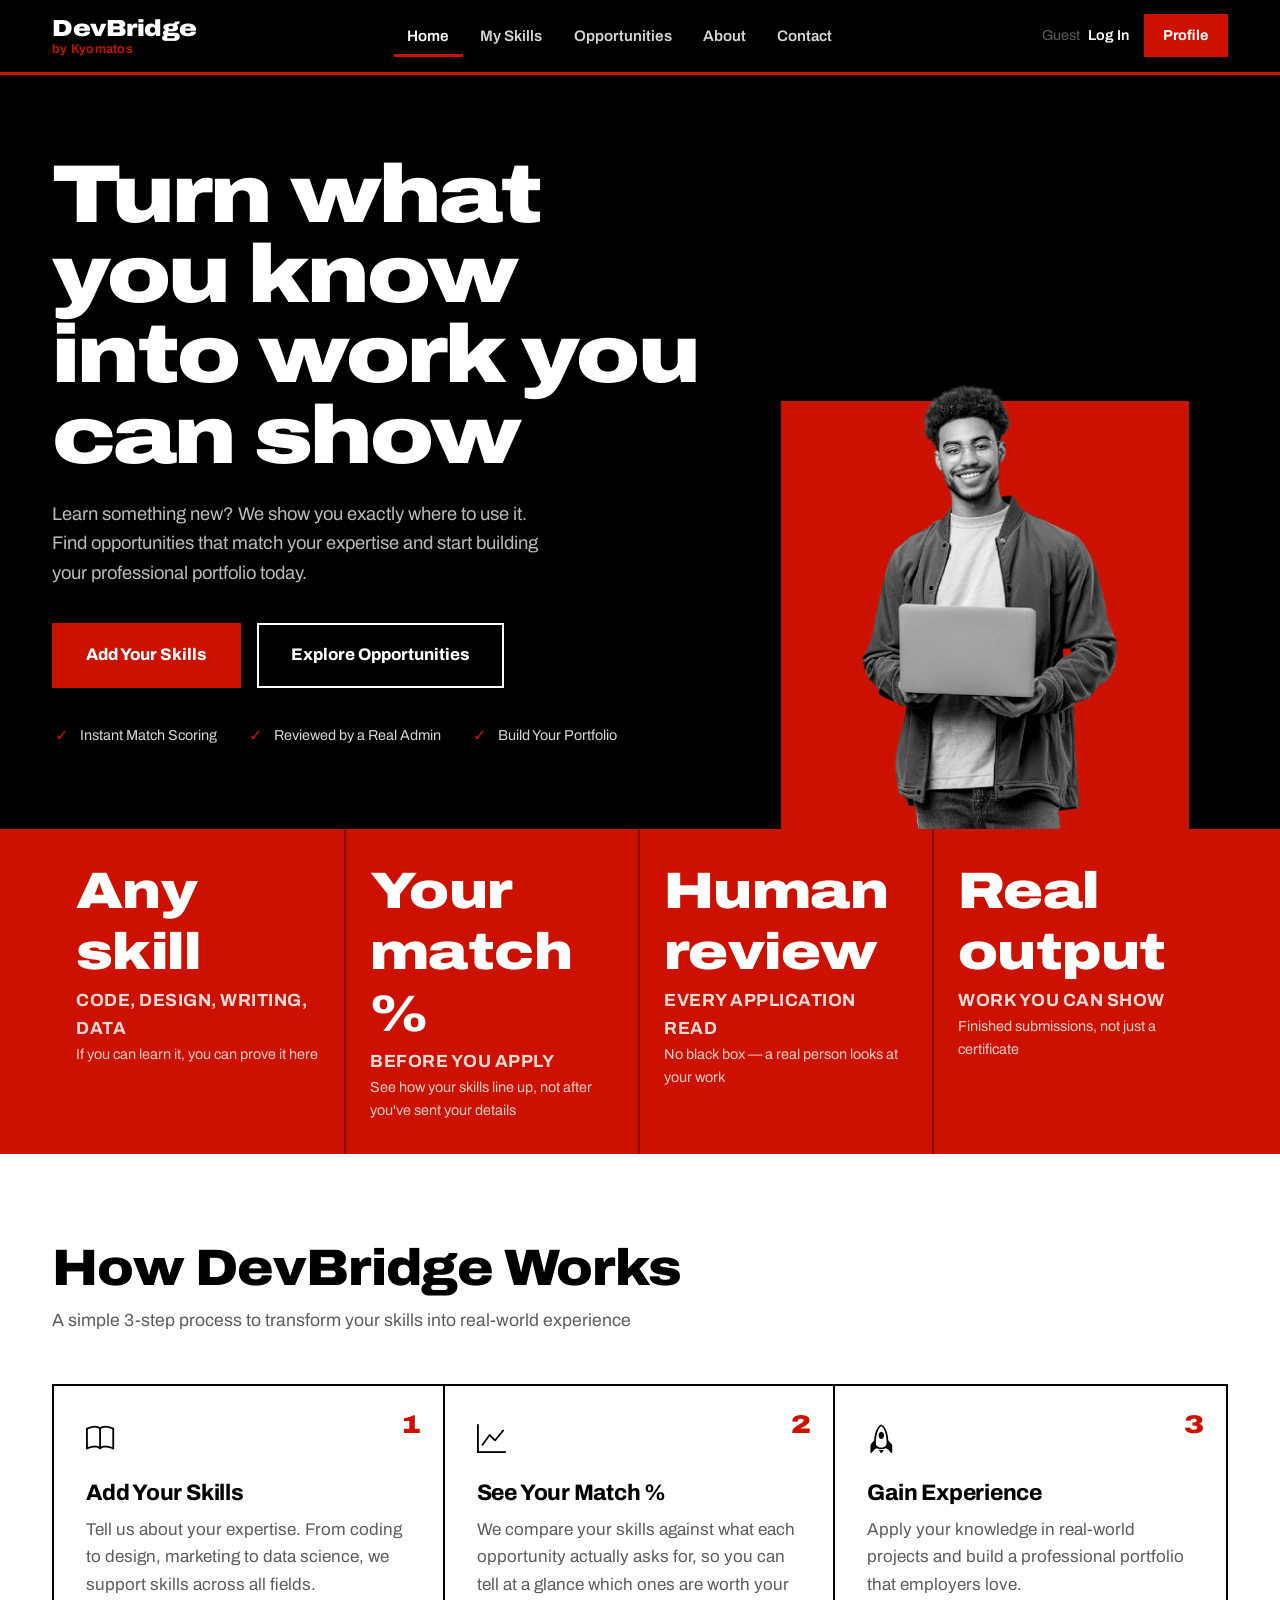
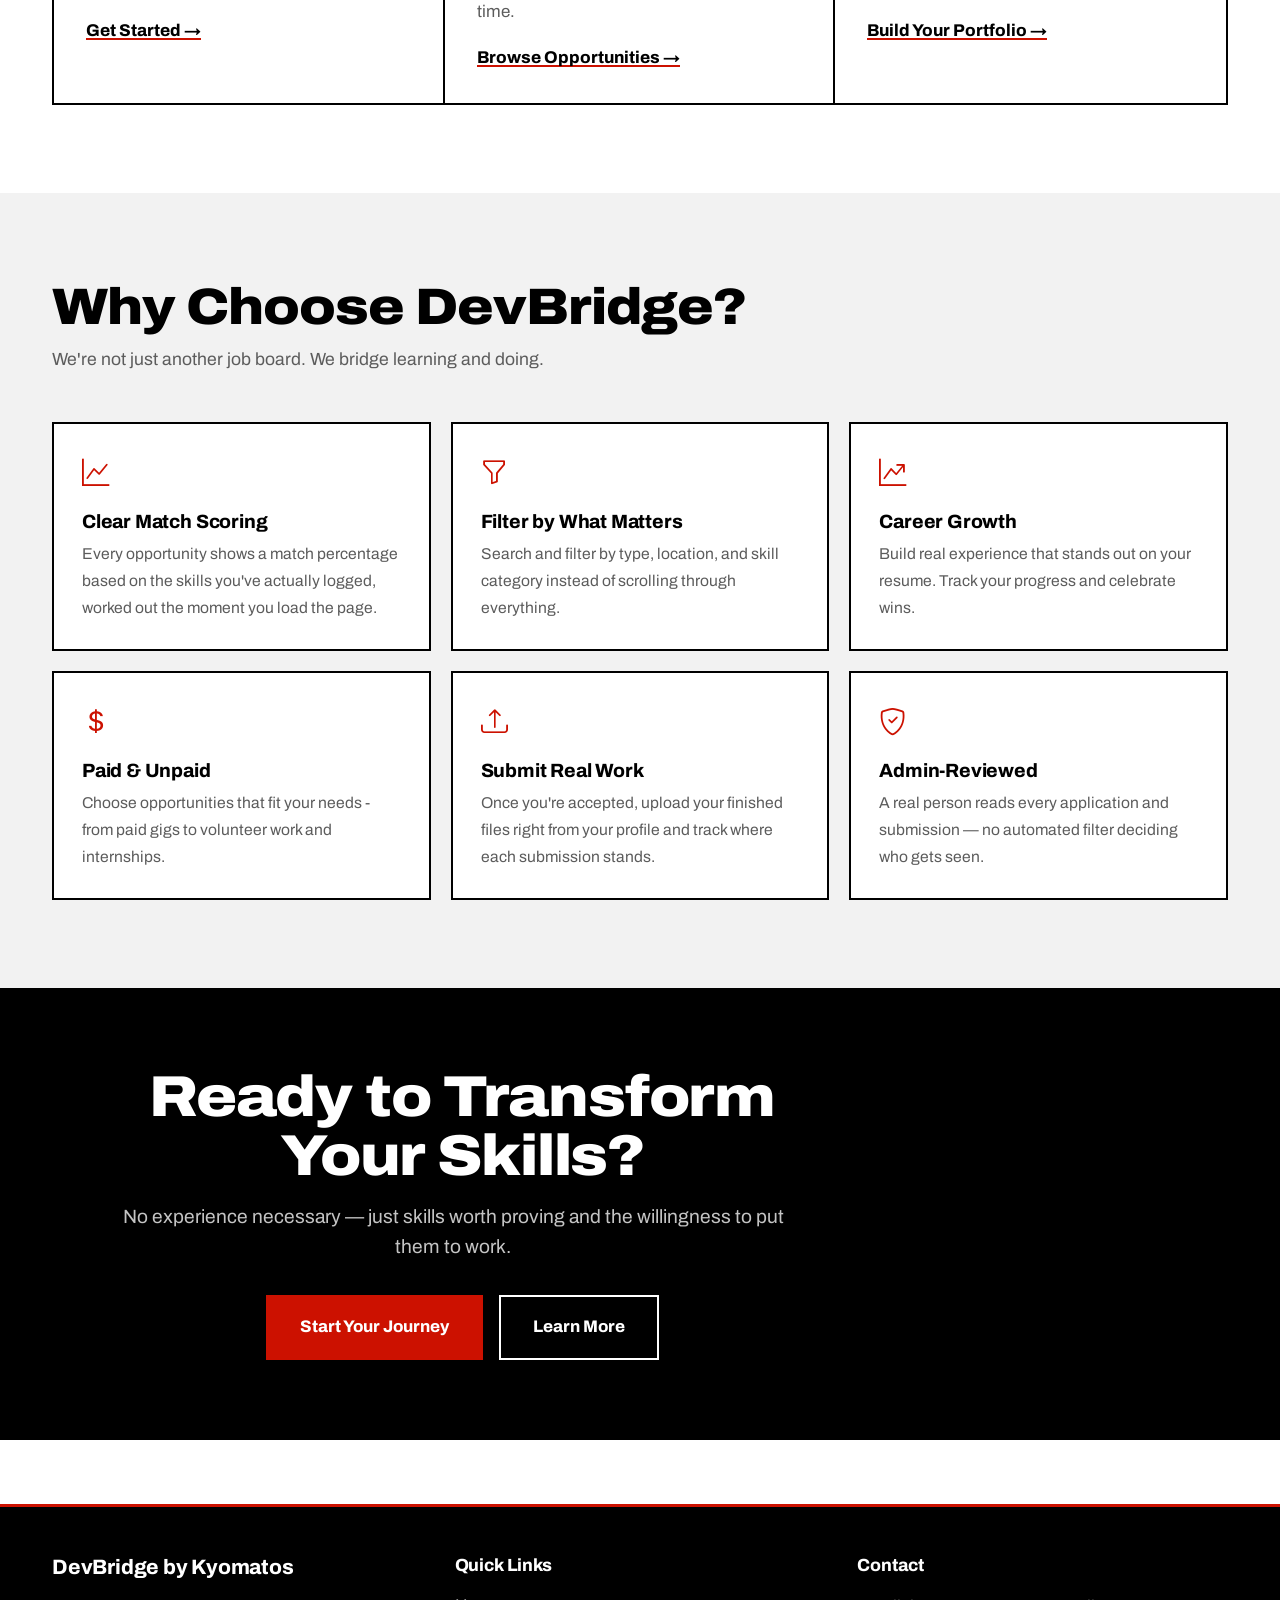
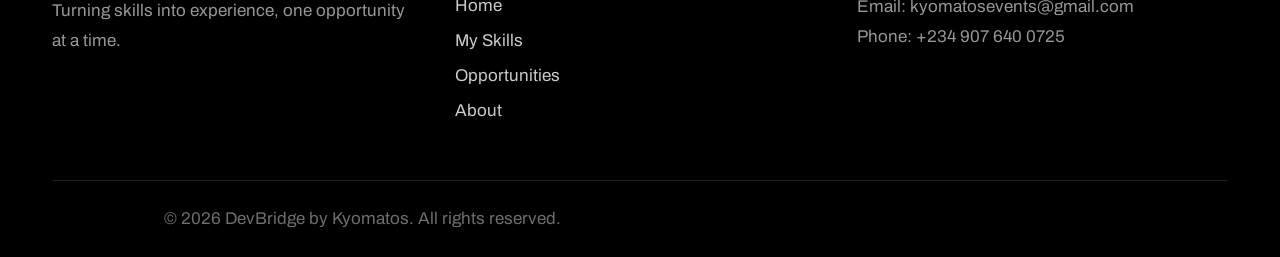
<file: index.html>
<!DOCTYPE html>
<html lang="en">
<head>
    <meta charset="UTF-8">
    <meta name="viewport" content="width=device-width, initial-scale=1.0">
    <title>DevBridge - Turn Your Skills Into Real World Experience</title>
    <link rel="stylesheet" href="styles.css">
    <link rel="preconnect" href="https://fonts.googleapis.com"><link rel="stylesheet" href="https://fonts.googleapis.com/css2?family=Archivo:wdth,wght@62..125,100..900&display=swap">
    <link rel="stylesheet" href="https://cdn.jsdelivr.net/npm/bootstrap-icons@1.13.1/font/bootstrap-icons.min.css">
</head> 
<body>
    <header>
        <nav>
            <div class="logo" style="line-height:1.1;">DevBridge<span style="display:block; font-weight:400; font-size:0.55em; opacity:0.75;">by Kyomatos</span></div>
            <ul class="nav-links">
                <li><a href="index.html" class="active">Home</a></li>
                <li><a href="my-skills.html">My Skills</a></li>
                <li><a href="opportunities.html">Opportunities</a></li>
                <li><a href="about.html">About</a></li>
                <li><a href="contact.html">Contact</a></li>
            </ul>
            <div class="user-section">
                <span id="user-name">Guest</span>
                <a href="login.html" id="login-link" style="margin-right:10px;">Log In</a>
                <a href="profile.html" class="profile-btn">Profile</a>
            </div>
        </nav>
    </header>

    <!-- Hero Section -->
    <section class="home-hero">
        <div class="hero-background">
            <div class="hero-accent accent-1"></div>
            <div class="hero-accent accent-2"></div>
            <div class="hero-accent accent-3"></div>
        </div>
        
        <div class="hero-content">
            <div class="hero-text">
                                <h1>Turn what you know into work you can show</h1>
                <p class="hero-description">Learn something new? We show you exactly where to use it. Find opportunities that match your expertise and start building your professional portfolio today.</p>
                <div class="hero-buttons">
                    <a href="my-skills.html" class="cta-button primary large">
                        <span>Add Your Skills</span>
                    </a>
                    <a href="opportunities.html" class="cta-button secondary large">
                        <span>Explore Opportunities</span>
                    </a>
                </div>
                <div class="hero-meta">
                    <div class="meta-item">
                        <span class="meta-icon">✓</span>
                        <span>Instant Match Scoring</span>
                    </div>
                    <div class="meta-item">
                        <span class="meta-icon">✓</span>
                        <span>Reviewed by a Real Admin</span>
                    </div>
                    <div class="meta-item">
                        <span class="meta-icon">✓</span>
                        <span>Build Your Portfolio</span>
                    </div>
                </div>
            </div>

            <div class="hero-visual">
                <div class="hero-img-wrapper">
                    <img src="man.png" alt="A developer holding a laptop">
                </div>
            </div>
        </div>
    </section>

    <!-- Stats Section -->
    <section class="stats-showcase">
        <div class="container">
            <div class="stats-grid">
                <div class="stat-card">
                    <div class="stat-icon"><i class="bi bi-briefcase"></i></div>
                    <h3>Any skill</h3>
                    <p class="stat-label">Code, design, writing, data</p>
                    <p class="stat-description">If you can learn it, you can prove it here</p>
                </div>
                <div class="stat-card">
                    <div class="stat-icon"><i class="bi bi-mortarboard"></i></div>
                    <h3>Your match %</h3>
                    <p class="stat-label">Before you apply</p>
                    <p class="stat-description">See how your skills line up, not after you've sent your details</p>
                </div>
                <div class="stat-card">
                    <div class="stat-icon"><i class="bi bi-star"></i></div>
                    <h3>Human review</h3>
                    <p class="stat-label">Every application read</p>
                    <p class="stat-description">No black box — a real person looks at your work</p>
                </div>
                <div class="stat-card">
                    <div class="stat-icon"><i class="bi bi-people"></i></div>
                    <h3>Real output</h3>
                    <p class="stat-label">Work you can show</p>
                    <p class="stat-description">Finished submissions, not just a certificate</p>
                </div>
            </div>
        </div>
    </section>

    <!-- How It Works Section -->
    <section class="section how-it-works">
        <div class="container">
            <div class="section-intro">
                <h2>How DevBridge Works</h2>
                <p>A simple 3-step process to transform your skills into real-world experience</p>
            </div>

            <div class="process-steps">
                <div class="step">
                    <div class="step-number">1</div>
                    <div class="step-content">
                        <div class="step-icon"><i class="bi bi-book"></i></div>
                        <h3>Add Your Skills</h3>
                        <p>Tell us about your expertise. From coding to design, marketing to data science, we support skills across all fields.</p>
                        <a href="my-skills.html" class="step-link">Get Started →</a>
                    </div>
                </div>

                <div class="step-divider">
                    <svg viewBox="0 0 100 100" preserveAspectRatio="none">
                        <line x1="50" y1="10" x2="50" y2="90" stroke="currentColor" stroke-width="2"/>
                        <polyline points="50,90 45,80 55,80" fill="currentColor"/>
                    </svg>
                </div>

                <div class="step">
                    <div class="step-number">2</div>
                    <div class="step-content">
                        <div class="step-icon"><i class="bi bi-graph-up"></i></div>
                        <h3>See Your Match %</h3>
                        <p>We compare your skills against what each opportunity actually asks for, so you can tell at a glance which ones are worth your time.</p>
                        <a href="opportunities.html" class="step-link">Browse Opportunities →</a>
                    </div>
                </div>

                <div class="step-divider">
                    <svg viewBox="0 0 100 100" preserveAspectRatio="none">
                        <line x1="50" y1="10" x2="50" y2="90" stroke="currentColor" stroke-width="2"/>
                        <polyline points="50,90 45,80 55,80" fill="currentColor"/>
                    </svg>
                </div>

                <div class="step">
                    <div class="step-number">3</div>
                    <div class="step-content">
                        <div class="step-icon"><i class="bi bi-rocket"></i></div>
                        <h3>Gain Experience</h3>
                        <p>Apply your knowledge in real-world projects and build a professional portfolio that employers love.</p>
                        <a href="profile.html" class="step-link">Build Your Portfolio →</a>
                    </div>
                </div>
            </div>
        </div>
    </section>

    <!-- Why Choose Us Section -->
    <section class="section why-us">
        <div class="container">
            <div class="section-intro">
                <h2>Why Choose DevBridge?</h2>
                <p>We're not just another job board. We bridge learning and doing.</p>
            </div>

            <div class="benefits-grid">
                <div class="benefit-card">
                    <div class="benefit-icon"><i class="bi bi-graph-up"></i></div>
                    <h3>Clear Match Scoring</h3>
                    <p>Every opportunity shows a match percentage based on the skills you've actually logged, worked out the moment you load the page.</p>
                </div>
                <div class="benefit-card">
                    <div class="benefit-icon"><i class="bi bi-funnel"></i></div>
                    <h3>Filter by What Matters</h3>
                    <p>Search and filter by type, location, and skill category instead of scrolling through everything.</p>
                </div>
                <div class="benefit-card">
                    <div class="benefit-icon"><i class="bi bi-graph-up-arrow"></i></div>
                    <h3>Career Growth</h3>
                    <p>Build real experience that stands out on your resume. Track your progress and celebrate wins.</p>
                </div>
                <div class="benefit-card">
                    <div class="benefit-icon"><i class="bi bi-currency-dollar"></i></div>
                    <h3>Paid & Unpaid</h3>
                    <p>Choose opportunities that fit your needs - from paid gigs to volunteer work and internships.</p>
                </div>
                <div class="benefit-card">
                    <div class="benefit-icon"><i class="bi bi-upload"></i></div>
                    <h3>Submit Real Work</h3>
                    <p>Once you're accepted, upload your finished files right from your profile and track where each submission stands.</p>
                </div>
                <div class="benefit-card">
                    <div class="benefit-icon"><i class="bi bi-shield-check"></i></div>
                    <h3>Admin-Reviewed</h3>
                    <p>A real person reads every application and submission — no automated filter deciding who gets seen.</p>
                </div>
            </div>
        </div>
    </section>

    <!-- Final CTA Section -->
    <section class="section final-cta">
        <div class="container">
            <div class="cta-box">
                <div class="cta-content">
                    <h2>Ready to Transform Your Skills?</h2>
                    <p>No experience necessary — just skills worth proving and the willingness to put them to work.</p>
                    <div class="cta-actions">
                        <a href="my-skills.html" class="cta-button primary large">Start Your Journey</a>
                        <a href="about.html" class="cta-button secondary large">Learn More</a>
                    </div>
                </div>
            </div>
        </div>
    </section>

    <footer>
        <div class="container">
            <div class="footer-content">
                <div class="footer-section">
                    <h3>DevBridge by Kyomatos</h3>
                    <p>Turning skills into experience, one opportunity at a time.</p>
                </div>
                <div class="footer-section">
                    <h4>Quick Links</h4>
                    <ul>
                        <li><a href="index.html">Home</a></li>
                        <li><a href="my-skills.html">My Skills</a></li>
                        <li><a href="opportunities.html">Opportunities</a></li>
                        <li><a href="about.html">About</a></li>
                    </ul>
                </div>
                <div class="footer-section">
                    <h4>Contact</h4>
                    <p>Email: kyomatosevents@gmail.com</p>
                    <p>Phone: +234 907 640 0725</p>
                </div>
            </div>
            <div class="footer-bottom">
                <p>&copy; 2026 DevBridge by Kyomatos. All rights reserved.</p>
            </div>
        </div>
    </footer>

    <script src="supabase.js"></script>
    <script src="auth.js"></script>
    <script src="app.js"></script>
</body>
</html>
</file>
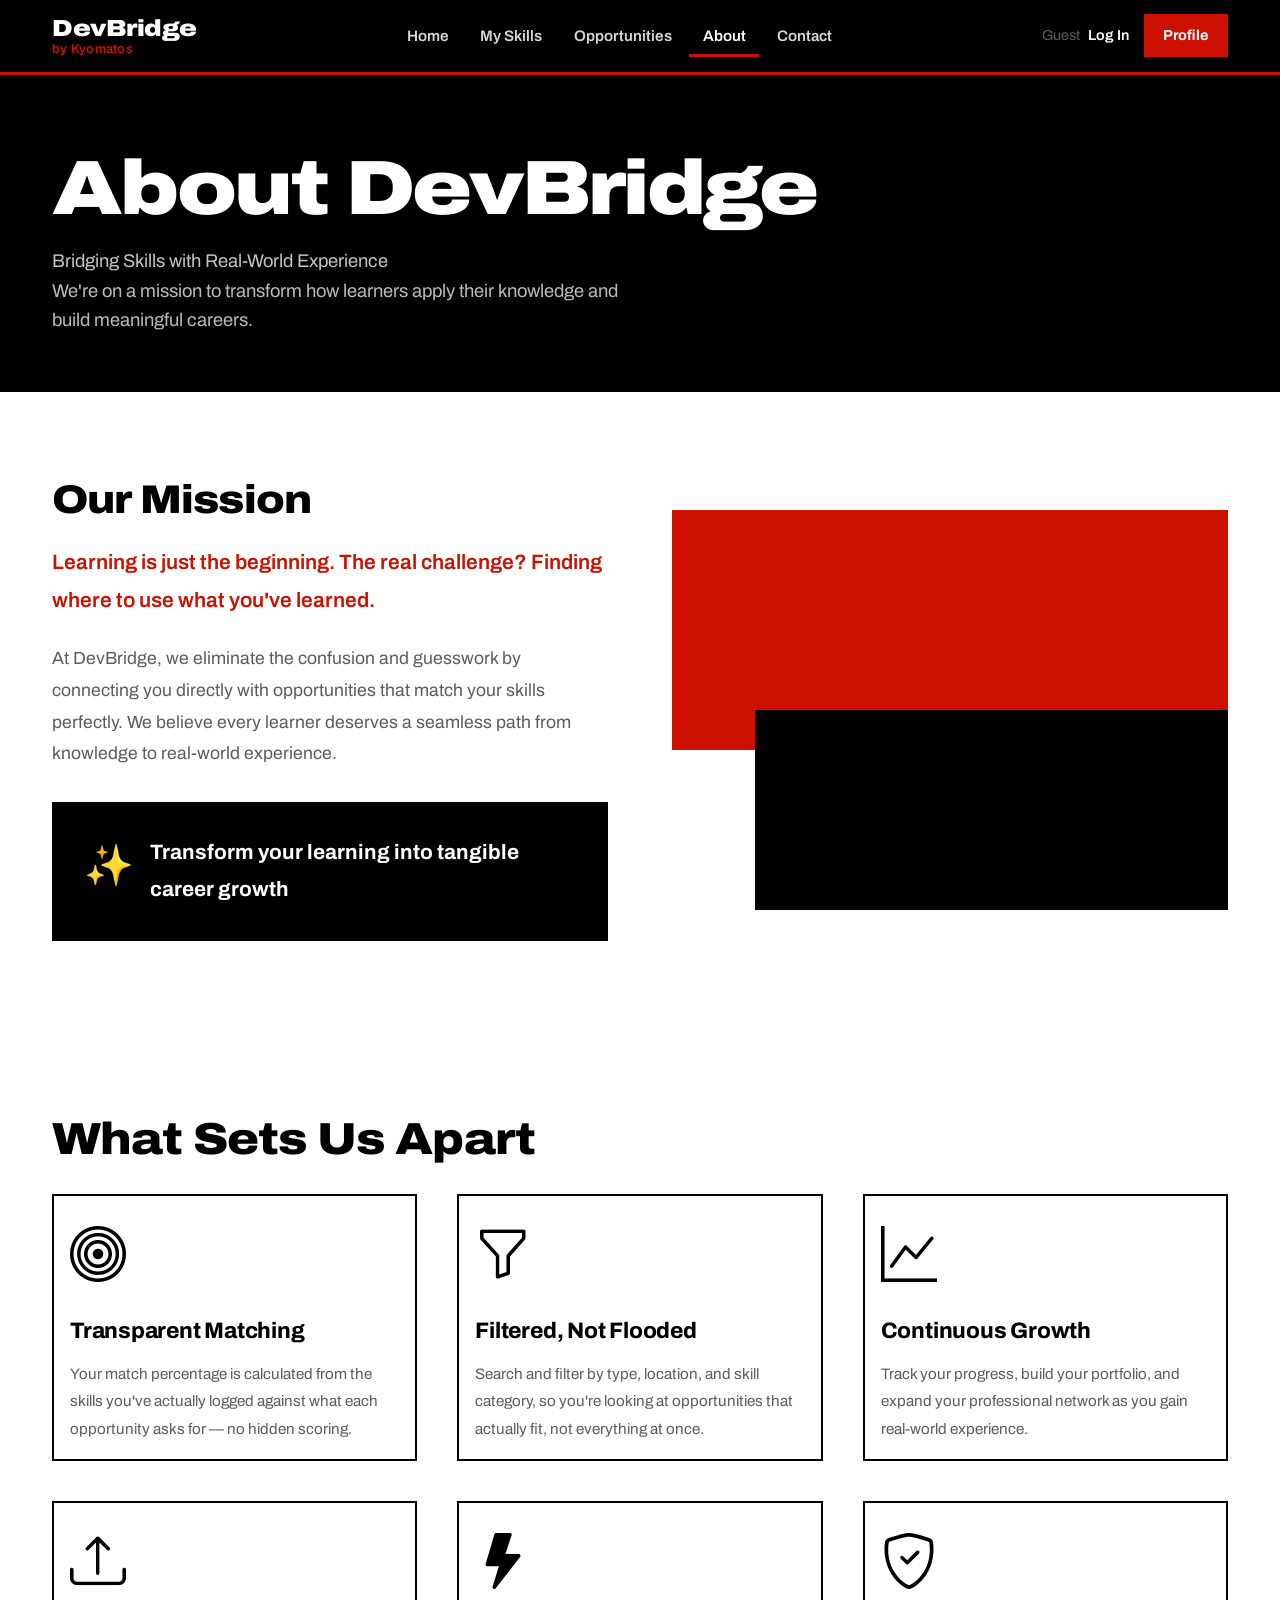
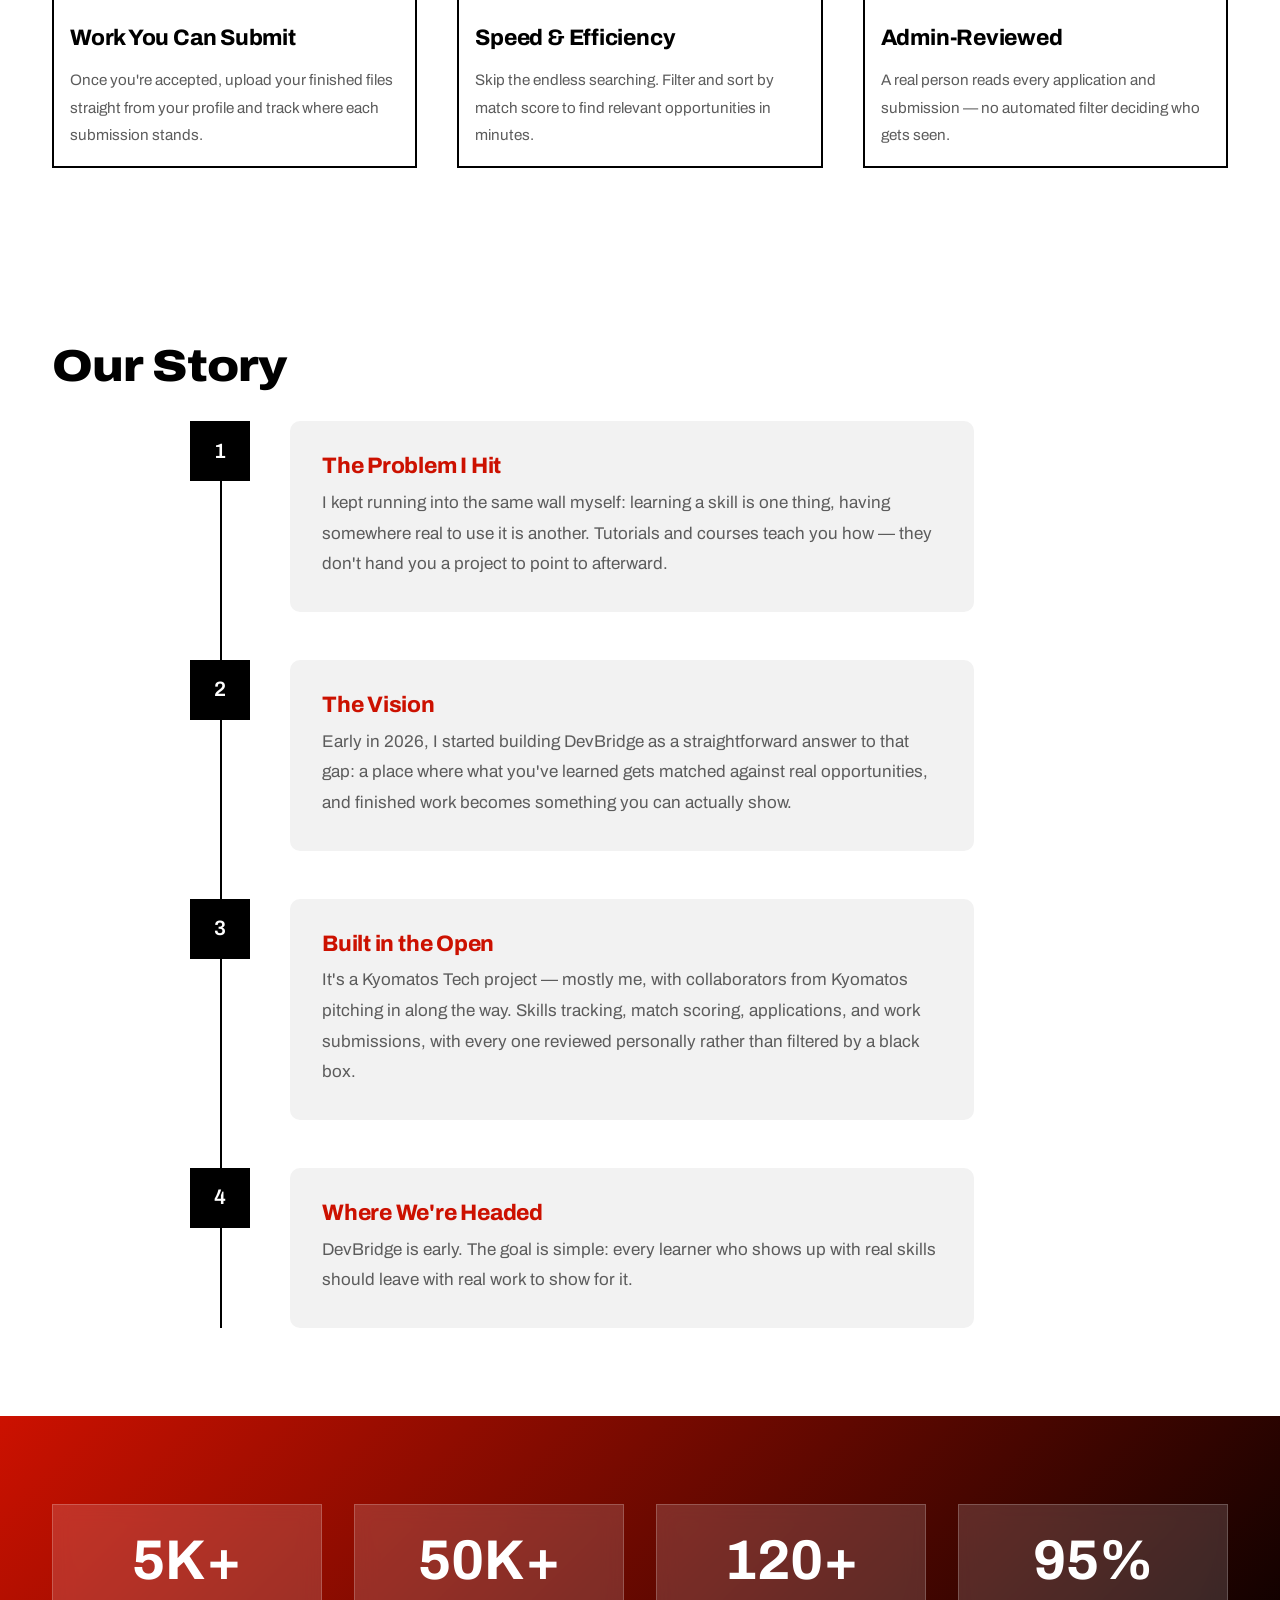
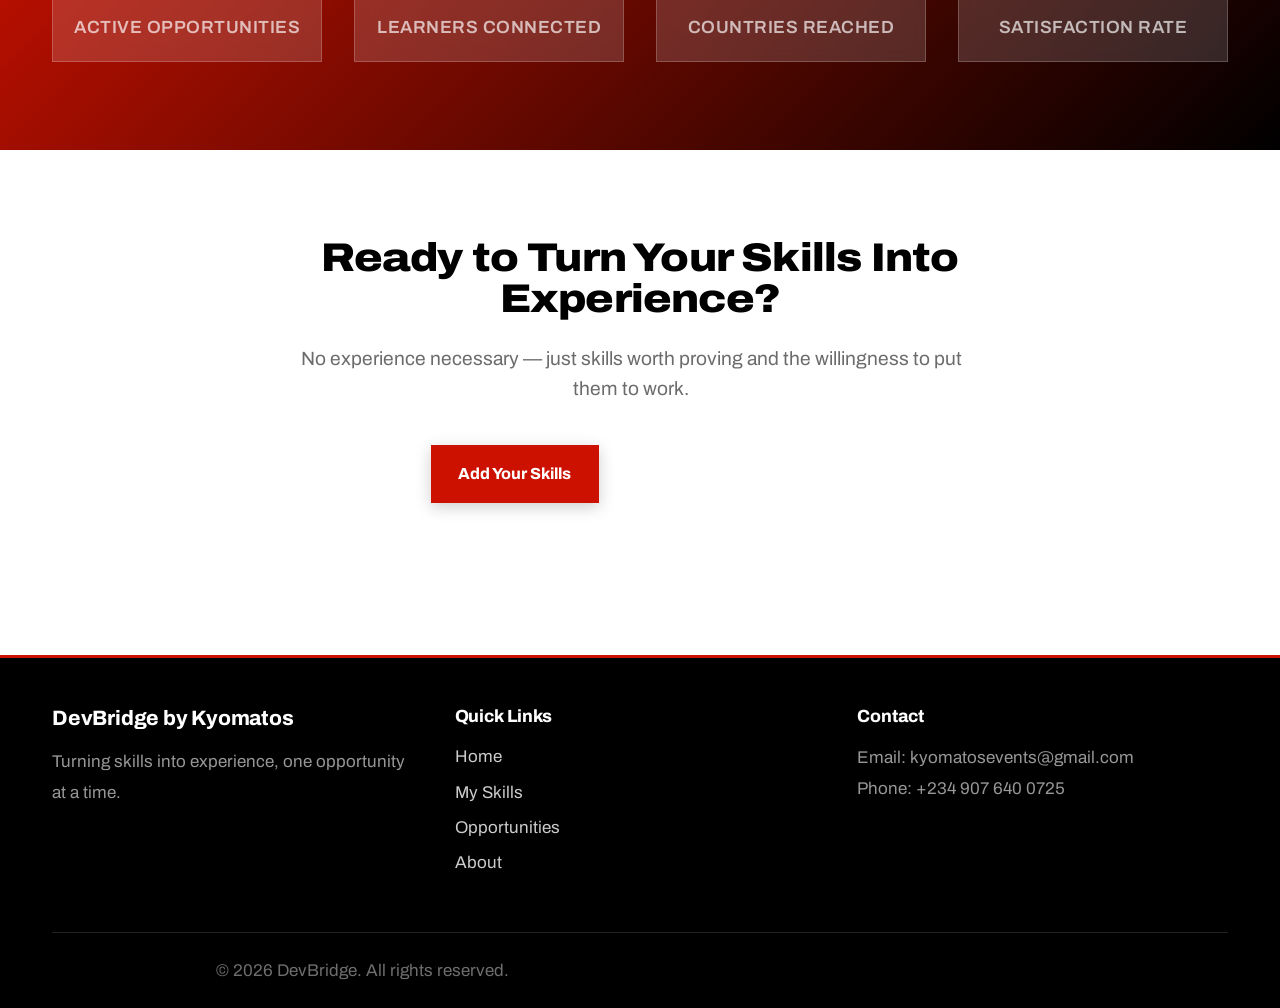
<file: about.html>
<!DOCTYPE html>
<html lang="en">
<head>
    <meta charset="UTF-8">
    <meta name="viewport" content="width=device-width, initial-scale=1.0">
    <title>About - DevBridge</title>
    <link rel="stylesheet" href="styles.css">
    <link rel="preconnect" href="https://fonts.googleapis.com"><link rel="stylesheet" href="https://fonts.googleapis.com/css2?family=Archivo:wdth,wght@62..125,100..900&display=swap">
    <link rel="stylesheet" href="https://cdn.jsdelivr.net/npm/bootstrap-icons@1.13.1/font/bootstrap-icons.min.css">
</head>
<body>
    <header>
        <nav>
            <div class="logo" style="line-height:1.1;">DevBridge<span style="display:block; font-weight:400; font-size:0.55em; opacity:0.75;">by Kyomatos</span></div>
            <ul class="nav-links">
                <li><a href="index.html">Home</a></li>
                <li><a href="my-skills.html">My Skills</a></li>
                <li><a href="opportunities.html">Opportunities</a></li>
                <li><a href="about.html" class="active">About</a></li>
                <li><a href="contact.html">Contact</a></li>
            </ul>
            <div class="user-section">
                <span id="user-name">Guest</span>
                <a href="login.html" id="login-link" style="margin-right:10px;">Log In</a>
                <a href="profile.html" class="profile-btn">Profile</a>
            </div>
        </nav>
    </header>

    <!-- Hero Section -->
    <section class="about-hero">
        <div class="container">
            <div class="about-hero-content">
                <h1>About DevBridge</h1>
                <p class="hero-subtitle">Bridging Skills with Real-World Experience</p>
                <p class="hero-description">We're on a mission to transform how learners apply their knowledge and build meaningful careers.</p>
            </div>
            <div class="about-hero-accent"></div>
        </div>
    </section>

    <!-- Mission Section -->
    <section class="section about-mission">
        <div class="container">
            <div class="mission-grid">
                <div class="mission-content">
                    <h2>Our Mission</h2>
                    <p>Learning is just the beginning. The real challenge? Finding where to use what you've learned.</p>
                    <p>At DevBridge, we eliminate the confusion and guesswork by connecting you directly with opportunities that match your skills perfectly. We believe every learner deserves a seamless path from knowledge to real-world experience.</p>
                    <div class="mission-highlight">
                        <span class="highlight-icon">✨</span>
                        <p><strong>Transform your learning into tangible career growth</strong></p>
                    </div>
                </div>
                <div class="mission-visual">
                    <div class="visual-box gradient-1"></div>
                    <div class="visual-box gradient-2"></div>
                </div>
            </div>
        </div>
    </section>

    <!-- Core Values Section -->
    <section class="section values-section">
        <div class="container">
            <h2>What Sets Us Apart</h2>
            <div class="values-grid">
                <div class="value-card">
                    <div class="value-icon"><i class="bi bi-bullseye"></i></div>
                    <h3>Transparent Matching</h3>
                    <p>Your match percentage is calculated from the skills you've actually logged against what each opportunity asks for — no hidden scoring.</p>
                </div>
                <div class="value-card">
                    <div class="value-icon"><i class="bi bi-funnel"></i></div>
                    <h3>Filtered, Not Flooded</h3>
                    <p>Search and filter by type, location, and skill category, so you're looking at opportunities that actually fit, not everything at once.</p>
                </div>
                <div class="value-card">
                    <div class="value-icon"><i class="bi bi-graph-up"></i></div>
                    <h3>Continuous Growth</h3>
                    <p>Track your progress, build your portfolio, and expand your professional network as you gain real-world experience.</p>
                </div>
                <div class="value-card">
                    <div class="value-icon"><i class="bi bi-upload"></i></div>
                    <h3>Work You Can Submit</h3>
                    <p>Once you're accepted, upload your finished files straight from your profile and track where each submission stands.</p>
                </div>
                <div class="value-card">
                    <div class="value-icon"><i class="bi bi-lightning-fill"></i></div>
                    <h3>Speed & Efficiency</h3>
                    <p>Skip the endless searching. Filter and sort by match score to find relevant opportunities in minutes.</p>
                </div>
                <div class="value-card">
                    <div class="value-icon"><i class="bi bi-shield-check"></i></div>
                    <h3>Admin-Reviewed</h3>
                    <p>A real person reads every application and submission — no automated filter deciding who gets seen.</p>
                </div>
            </div>
        </div>
    </section>

    <!-- Story Section -->
    <section class="section story-section">
        <div class="container">
            <h2>Our Story</h2>
            <div class="story-timeline">
                <div class="timeline-item">
                    <div class="timeline-marker">1</div>
                    <div class="timeline-content">
                        <h3>The Problem I Hit</h3>
                        <p>I kept running into the same wall myself: learning a skill is one thing, having somewhere real to use it is another. Tutorials and courses teach you how — they don't hand you a project to point to afterward.</p>
                    </div>
                </div>
                <div class="timeline-item">
                    <div class="timeline-marker">2</div>
                    <div class="timeline-content">
                        <h3>The Vision</h3>
                        <p>Early in 2026, I started building DevBridge as a straightforward answer to that gap: a place where what you've learned gets matched against real opportunities, and finished work becomes something you can actually show.</p>
                    </div>
                </div>
                <div class="timeline-item">
                    <div class="timeline-marker">3</div>
                    <div class="timeline-content">
                        <h3>Built in the Open</h3>
                        <p>It's a Kyomatos Tech project — mostly me, with collaborators from Kyomatos pitching in along the way. Skills tracking, match scoring, applications, and work submissions, with every one reviewed personally rather than filtered by a black box.</p>
                    </div>
                </div>
                <div class="timeline-item">
                    <div class="timeline-marker">4</div>
                    <div class="timeline-content">
                        <h3>Where We're Headed</h3>
                        <p>DevBridge is early. The goal is simple: every learner who shows up with real skills should leave with real work to show for it.</p>
                    </div>
                </div>
            </div>
        </div>
    </section>

    <!-- Stats Section -->
    <section class="section stats-highlight">
        <div class="container">
            <div class="stats-grid">
                <div class="stat-card">
                    <div class="stat-number">5K+</div>
                    <div class="stat-label">Active Opportunities</div>
                </div>
                <div class="stat-card">
                    <div class="stat-number">50K+</div>
                    <div class="stat-label">Learners Connected</div>
                </div>
                <div class="stat-card">
                    <div class="stat-number">120+</div>
                    <div class="stat-label">Countries Reached</div>
                </div>
                <div class="stat-card">
                    <div class="stat-number">95%</div>
                    <div class="stat-label">Satisfaction Rate</div>
                </div>
            </div>
        </div>
    </section>

    <!-- CTA Section -->
    <section class="section cta-section">
        <div class="container">
            <div class="cta-content">
                <h2>Ready to Turn Your Skills Into Experience?</h2>
                <p>No experience necessary — just skills worth proving and the willingness to put them to work.</p>
                <div class="cta-buttons">
                    <a href="my-skills.html" class="cta-button primary">Add Your Skills</a>
                    <a href="opportunities.html" class="cta-button secondary">Explore Opportunities</a>
                </div>
            </div>
        </div>
    </section>

    <footer>
        <div class="container">
            <div class="footer-content">
                <div class="footer-section">
                    <h3>DevBridge by Kyomatos</h3>
                    <p>Turning skills into experience, one opportunity at a time.</p>
                </div>
                <div class="footer-section">
                    <h4>Quick Links</h4>
                    <ul>
                        <li><a href="index.html">Home</a></li>
                        <li><a href="my-skills.html">My Skills</a></li>
                        <li><a href="opportunities.html">Opportunities</a></li>
                        <li><a href="about.html">About</a></li>
                    </ul>
                </div>
                <div class="footer-section">
                    <h4>Contact</h4>
                    <p>Email: kyomatosevents@gmail.com</p>
                    <p>Phone: +234 907 640 0725</p>
                </div>
            </div>
            <div class="footer-bottom">
                <p>&copy; 2026 DevBridge. All rights reserved.</p>
            </div>
        </div>
    </footer>

    <script src="supabase.js"></script>
    <script src="auth.js"></script>
    <script src="app.js"></script>
</body>
</html>
</file>
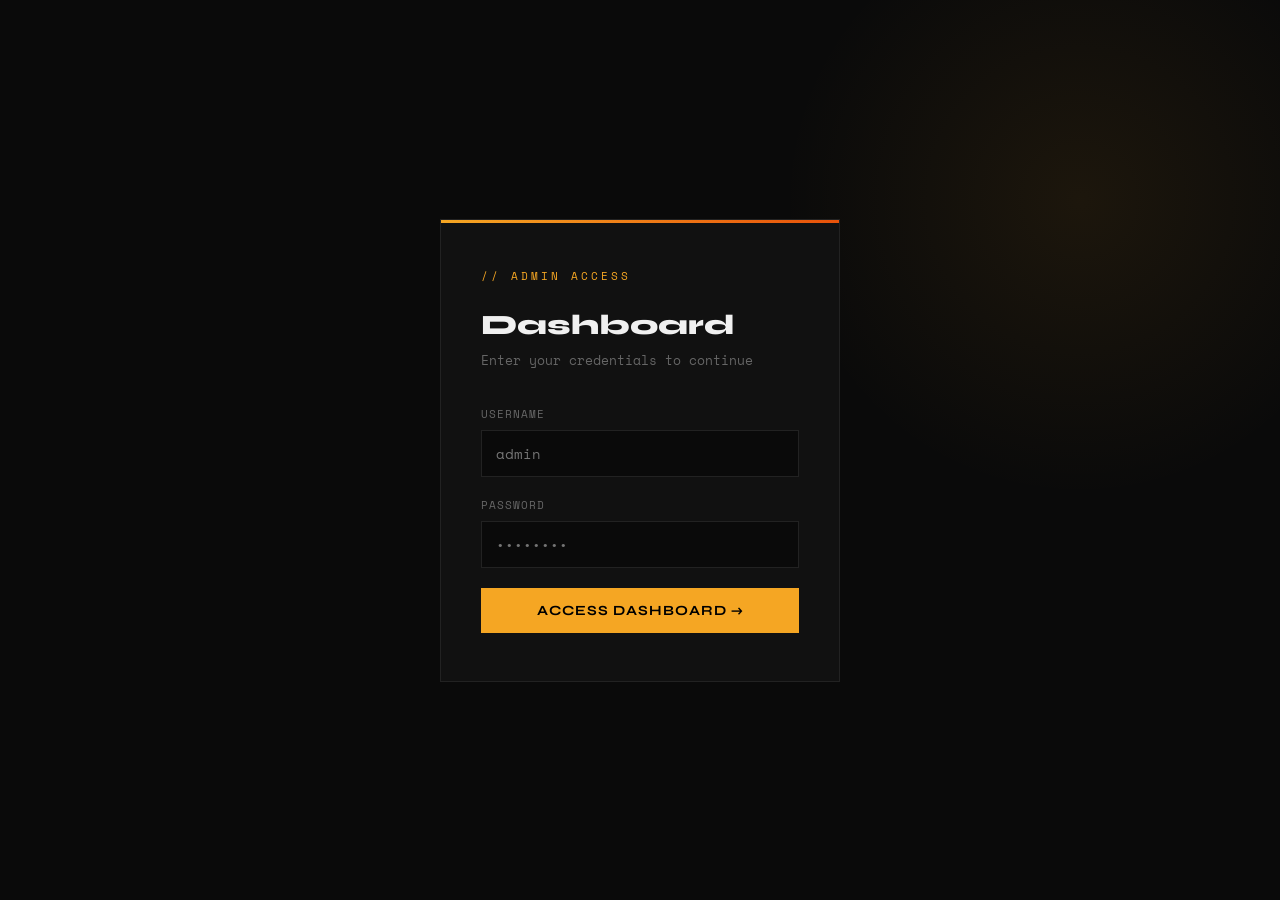
<file: admin-dashboard.html>
<!DOCTYPE html>
<html lang="en">
<head>
<meta charset="UTF-8">
<meta name="viewport" content="width=device-width, initial-scale=1.0">
<title>Admin Dashboard</title>
<link href="https://fonts.googleapis.com/css2?family=Space+Mono:wght@400;700&family=Syne:wght@400;600;700;800&display=swap" rel="stylesheet">
<style>
  :root {
    --bg: #0a0a0a;
    --surface: #111111;
    --surface2: #1a1a1a;
    --border: #222222;
    --accent: #f5a623;
    --accent2: #e8520a;
    --green: #22c55e;
    --red: #ef4444;
    --text: #f0f0f0;
    --muted: #666;
    --mono: 'Space Mono', monospace;
    --sans: 'Syne', sans-serif;
  }

  * { margin: 0; padding: 0; box-sizing: border-box; }

  body {
    background: var(--bg);
    color: var(--text);
    font-family: var(--sans);
    min-height: 100vh;
  }

  /* ── LOGIN ── */
  #login-screen {
    min-height: 100vh;
    display: flex;
    align-items: center;
    justify-content: center;
    background: var(--bg);
    position: relative;
    overflow: hidden;
  }

  #login-screen::before {
    content: '';
    position: absolute;
    width: 600px; height: 600px;
    background: radial-gradient(circle, rgba(245,166,35,0.08) 0%, transparent 70%);
    top: -100px; right: -100px;
    pointer-events: none;
  }

  .login-box {
    background: var(--surface);
    border: 1px solid var(--border);
    padding: 48px 40px;
    width: 100%;
    max-width: 400px;
    position: relative;
  }

  .login-box::before {
    content: '';
    position: absolute;
    top: 0; left: 0; right: 0;
    height: 3px;
    background: linear-gradient(90deg, var(--accent), var(--accent2));
  }

  .login-label {
    font-family: var(--mono);
    font-size: 11px;
    color: var(--accent);
    letter-spacing: 3px;
    text-transform: uppercase;
    margin-bottom: 24px;
  }

  .login-title {
    font-size: 28px;
    font-weight: 800;
    margin-bottom: 8px;
  }

  .login-sub {
    font-size: 13px;
    color: var(--muted);
    margin-bottom: 36px;
    font-family: var(--mono);
  }

  .field-group {
    margin-bottom: 20px;
  }

  .field-label {
    font-family: var(--mono);
    font-size: 11px;
    color: var(--muted);
    letter-spacing: 1px;
    text-transform: uppercase;
    margin-bottom: 8px;
    display: block;
  }

  .field-input {
    width: 100%;
    background: var(--bg);
    border: 1px solid var(--border);
    color: var(--text);
    padding: 12px 14px;
    font-family: var(--mono);
    font-size: 14px;
    outline: none;
    transition: border-color 0.2s;
  }

  .field-input:focus { border-color: var(--accent); }

  .btn-primary {
    width: 100%;
    background: var(--accent);
    color: #000;
    border: none;
    padding: 14px;
    font-family: var(--sans);
    font-weight: 700;
    font-size: 14px;
    letter-spacing: 1px;
    cursor: pointer;
    text-transform: uppercase;
    transition: background 0.2s, transform 0.1s;
  }

  .btn-primary:hover { background: #f0b84a; }
  .btn-primary:active { transform: scale(0.99); }

  .login-error {
    color: var(--red);
    font-family: var(--mono);
    font-size: 12px;
    margin-top: 12px;
    display: none;
  }

  /* ── APP SHELL ── */
  #app { display: none; }

  header {
    background: var(--surface);
    border-bottom: 1px solid var(--border);
    padding: 0 32px;
    display: flex;
    align-items: center;
    justify-content: space-between;
    height: 64px;
    position: sticky;
    top: 0;
    z-index: 100;
  }

  .header-logo {
    font-family: var(--mono);
    font-size: 13px;
    letter-spacing: 2px;
    color: var(--accent);
    text-transform: uppercase;
  }

  .header-logo span { color: var(--muted); }

  .header-right { display: flex; align-items: center; gap: 20px; }

  .btn-logout {
    background: transparent;
    border: 1px solid var(--border);
    color: var(--muted);
    padding: 7px 16px;
    font-family: var(--mono);
    font-size: 11px;
    cursor: pointer;
    letter-spacing: 1px;
    text-transform: uppercase;
    transition: all 0.2s;
  }

  .btn-logout:hover { border-color: var(--red); color: var(--red); }

  /* ── TABS ── */
  .tabs {
    display: flex;
    border-bottom: 1px solid var(--border);
    padding: 0 32px;
    background: var(--surface);
    gap: 0;
  }

  .tab-btn {
    background: none;
    border: none;
    color: var(--muted);
    font-family: var(--sans);
    font-weight: 600;
    font-size: 13px;
    padding: 16px 24px;
    cursor: pointer;
    letter-spacing: 0.5px;
    border-bottom: 2px solid transparent;
    margin-bottom: -1px;
    transition: all 0.2s;
    display: flex;
    align-items: center;
    gap: 8px;
  }

  .tab-btn:hover { color: var(--text); }
  .tab-btn.active { color: var(--accent); border-bottom-color: var(--accent); }

  .tab-badge {
    background: var(--accent);
    color: #000;
    font-family: var(--mono);
    font-size: 10px;
    font-weight: 700;
    padding: 2px 7px;
    border-radius: 20px;
    min-width: 20px;
    text-align: center;
  }

  /* ── MAIN ── */
  main {
    padding: 32px;
    max-width: 1100px;
    margin: 0 auto;
  }

  /* ── STATS ── */
  .stats-grid {
    display: grid;
    grid-template-columns: repeat(4, 1fr);
    gap: 16px;
    margin-bottom: 40px;
  }

  .stat-card {
    background: var(--surface);
    border: 1px solid var(--border);
    padding: 20px 24px;
    position: relative;
    overflow: hidden;
  }

  .stat-card::after {
    content: '';
    position: absolute;
    bottom: 0; left: 0;
    height: 2px;
    width: 40%;
    background: var(--accent);
  }

  .stat-value {
    font-family: var(--mono);
    font-size: 36px;
    font-weight: 700;
    color: var(--accent);
    line-height: 1;
    margin-bottom: 8px;
  }

  .stat-label {
    font-size: 12px;
    color: var(--muted);
    text-transform: uppercase;
    letter-spacing: 1px;
    font-family: var(--mono);
  }

  /* ── SECTION ── */
  .section-header {
    display: flex;
    align-items: center;
    justify-content: space-between;
    margin-bottom: 24px;
  }

  .section-title {
    font-size: 20px;
    font-weight: 800;
  }

  .section-title span {
    color: var(--accent);
    font-family: var(--mono);
  }

  /* ── ADD JOB FORM ── */
  .add-job-form {
    background: var(--surface);
    border: 1px solid var(--border);
    padding: 28px;
    margin-bottom: 32px;
    position: relative;
  }

  .add-job-form::before {
    content: '+ NEW JOB';
    font-family: var(--mono);
    font-size: 10px;
    letter-spacing: 3px;
    color: var(--accent);
    position: absolute;
    top: -1px; left: 24px;
    background: var(--surface);
    padding: 0 8px;
    transform: translateY(-50%);
  }

  .form-grid {
    display: grid;
    grid-template-columns: 1fr 1fr;
    gap: 16px;
    margin-bottom: 16px;
  }

  .form-grid.full { grid-template-columns: 1fr; }

  textarea.field-input {
    resize: vertical;
    min-height: 90px;
    line-height: 1.5;
  }

  select.field-input {
    appearance: none;
    background-image: url("data:image/svg+xml,%3Csvg xmlns='http://www.w3.org/2000/svg' width='10' height='6'%3E%3Cpath d='M0 0l5 6 5-6z' fill='%23666'/%3E%3C/svg%3E");
    background-repeat: no-repeat;
    background-position: right 14px center;
    padding-right: 36px;
    cursor: pointer;
  }

  select.field-input option { background: var(--bg); }

  .form-actions {
    display: flex;
    gap: 12px;
    margin-top: 20px;
  }

  .btn-add {
    background: var(--accent);
    color: #000;
    border: none;
    padding: 12px 28px;
    font-family: var(--sans);
    font-weight: 700;
    font-size: 13px;
    cursor: pointer;
    text-transform: uppercase;
    letter-spacing: 1px;
    transition: background 0.2s;
  }

  .btn-add:hover { background: #f0b84a; }

  .btn-clear {
    background: transparent;
    color: var(--muted);
    border: 1px solid var(--border);
    padding: 12px 20px;
    font-family: var(--mono);
    font-size: 11px;
    cursor: pointer;
    text-transform: uppercase;
    letter-spacing: 1px;
    transition: all 0.2s;
  }

  .btn-clear:hover { color: var(--text); border-color: #444; }

  /* ── FILE UPLOAD ── */
  .file-drop-zone {
    border: 2px dashed var(--border);
    border-radius: 8px;
    padding: 40px;
    text-align: center;
    cursor: pointer;
    transition: all 0.2s;
    background: rgba(245,166,35, 0.02);
  }

  .file-drop-zone:hover {
    border-color: var(--accent);
    background: rgba(245,166,35, 0.05);
  }

  #file-list-preview {
    margin-top: 20px;
    background: var(--surface2);
    border: 1px solid var(--border);
    border-radius: 6px;
    padding: 16px;
    max-height: 200px;
    overflow-y: auto;
  }

  .file-item {
    display: flex;
    justify-content: space-between;
    align-items: center;
    padding: 8px 12px;
    background: var(--surface);
    border: 1px solid var(--border);
    border-radius: 4px;
    margin-bottom: 8px;
    font-size: 12px;
  }

  .file-item:last-child { margin-bottom: 0; }

  .file-item .name { color: var(--text); font-weight: 500; flex: 1; }
  .file-item .size { color: var(--muted); margin-left: 12px; }

  .job-files-list {
    display: flex;
    flex-direction: column;
    gap: 12px;
  }

  .file-group {
    background: var(--surface);
    border: 1px solid var(--border);
    border-radius: 6px;
    padding: 16px;
  }

  .file-group-title {
    font-weight: 600;
    color: var(--accent);
    font-size: 13px;
    margin-bottom: 12px;
  }

  .file-list {
    display: flex;
    flex-direction: column;
    gap: 8px;
  }

  .file-card {
    display: flex;
    justify-content: space-between;
    align-items: center;
    padding: 10px 12px;
    background: var(--surface2);
    border: 1px solid var(--border);
    border-radius: 4px;
    font-size: 12px;
  }

  .file-card-name {
    flex: 1;
    color: var(--text);
  }

  .file-card-size {
    color: var(--muted);
    font-family: var(--mono);
    margin: 0 12px;
  }

  .btn-download {
    background: var(--accent);
    color: #000;
    border: none;
    padding: 4px 12px;
    font-weight: 600;
    font-size: 11px;
    border-radius: 3px;
    cursor: pointer;
    transition: background 0.2s;
  }

  .btn-download:hover { background: #f0b84a; }

  .btn-delete-file {
    background: var(--red);
    color: white;
    border: none;
    padding: 4px 12px;
    font-weight: 600;
    font-size: 11px;
    border-radius: 3px;
    cursor: pointer;
    margin-left: 6px;
  }

  .btn-delete-file:hover { opacity: 0.8; }

  .submission-card {
    background: var(--surface);
    border: 1px solid var(--border);
    border-radius: 6px;
    padding: 16px;
    margin-bottom: 12px;
  }

  .submission-card-header {
    display: flex;
    justify-content: space-between;
    align-items: start;
    margin-bottom: 12px;
  }

  .submission-user {
    font-weight: 600;
    color: var(--text);
    font-size: 13px;
  }

  .submission-job {
    color: var(--muted);
    font-size: 12px;
    margin-top: 4px;
  }

  .submission-status {
    padding: 4px 10px;
    border-radius: 4px;
    font-size: 11px;
    font-weight: 600;
  }

  .submission-status.submitted {
    background: rgba(59,130,246,0.2);
    color: #3b82f6;
  }

  .submission-status.reviewed {
    background: rgba(34,197,94,0.2);
    color: #22c55e;
  }

  .submission-files {
    margin-top: 12px;
    padding-top: 12px;
    border-top: 1px solid var(--border);
  }

  .submission-files-title {
    font-size: 11px;
    color: var(--muted);
    text-transform: uppercase;
    letter-spacing: 1px;
    margin-bottom: 8px;
    display: block;
  }

  .submission-file-item {
    display: flex;
    justify-content: space-between;
    align-items: center;
    padding: 8px;
    background: var(--surface2);
    border-radius: 4px;
    margin-bottom: 6px;
    font-size: 12px;
  }

  .submission-file-item:last-child { margin-bottom: 0; }

  /* ── JOB CARDS ── */
  .jobs-list { display: flex; flex-direction: column; gap: 12px; }

  .job-card {
    background: var(--surface);
    border: 1px solid var(--border);
    padding: 22px 24px;
    display: flex;
    align-items: flex-start;
    justify-content: space-between;
    gap: 20px;
    animation: slideIn 0.3s ease;
  }

  @keyframes slideIn {
    from { opacity: 0; transform: translateY(-8px); }
    to { opacity: 1; transform: translateY(0); }
  }

  .job-card:hover { border-color: #333; }

  .job-info { flex: 1; }

  .job-title-row {
    display: flex;
    align-items: center;
    gap: 12px;
    margin-bottom: 8px;
  }

  .job-title {
    font-size: 16px;
    font-weight: 700;
  }

  .badge {
    font-family: var(--mono);
    font-size: 10px;
    letter-spacing: 1px;
    padding: 3px 10px;
    text-transform: uppercase;
    font-weight: 700;
  }

  .badge-type {
    background: rgba(245,166,35,0.12);
    color: var(--accent);
    border: 1px solid rgba(245,166,35,0.3);
  }

  .badge-diff-easy { background: rgba(34,197,94,0.1); color: var(--green); border: 1px solid rgba(34,197,94,0.3); }
  .badge-diff-medium { background: rgba(245,166,35,0.1); color: var(--accent); border: 1px solid rgba(245,166,35,0.3); }
  .badge-diff-hard { background: rgba(239,68,68,0.1); color: var(--red); border: 1px solid rgba(239,68,68,0.3); }

  .job-desc {
    font-size: 13px;
    color: var(--muted);
    margin-bottom: 12px;
    line-height: 1.5;
  }

  .job-skills {
    display: flex;
    flex-wrap: wrap;
    gap: 6px;
  }

  .skill-chip {
    background: var(--surface2);
    border: 1px solid var(--border);
    font-family: var(--mono);
    font-size: 10px;
    color: var(--muted);
    padding: 3px 10px;
    letter-spacing: 0.5px;
  }

  .job-meta {
    font-family: var(--mono);
    font-size: 10px;
    color: var(--muted);
    margin-top: 10px;
    display: flex;
    gap: 16px;
  }

  .job-meta span { display: flex; align-items: center; gap: 4px; }

  .job-actions { display: flex; gap: 8px; flex-shrink: 0; align-items: flex-start; }

  .btn-view-apps {
    background: transparent;
    border: 1px solid var(--border);
    color: var(--text);
    padding: 8px 14px;
    font-family: var(--mono);
    font-size: 10px;
    cursor: pointer;
    text-transform: uppercase;
    letter-spacing: 1px;
    transition: all 0.2s;
    white-space: nowrap;
  }

  .btn-view-apps:hover { border-color: var(--accent); color: var(--accent); }

  .btn-delete {
    background: transparent;
    border: 1px solid var(--border);
    color: var(--muted);
    padding: 8px 14px;
    font-family: var(--mono);
    font-size: 10px;
    cursor: pointer;
    text-transform: uppercase;
    letter-spacing: 1px;
    transition: all 0.2s;
  }

  .btn-delete:hover { border-color: var(--red); color: var(--red); }

  /* ── APPLICATIONS TAB ── */
  .apps-filter {
    display: flex;
    gap: 8px;
    margin-bottom: 24px;
  }

  .filter-btn {
    background: transparent;
    border: 1px solid var(--border);
    color: var(--muted);
    padding: 8px 18px;
    font-family: var(--mono);
    font-size: 11px;
    cursor: pointer;
    text-transform: uppercase;
    letter-spacing: 1px;
    transition: all 0.2s;
  }

  .filter-btn:hover { color: var(--text); border-color: #444; }
  .filter-btn.active { border-color: var(--accent); color: var(--accent); background: rgba(245,166,35,0.06); }

  .app-card {
    background: var(--surface);
    border: 1px solid var(--border);
    padding: 22px 24px;
    margin-bottom: 12px;
    animation: slideIn 0.3s ease;
  }

  .app-card-header {
    display: flex;
    align-items: flex-start;
    justify-content: space-between;
    margin-bottom: 14px;
    gap: 16px;
  }

  .app-name {
    font-size: 16px;
    font-weight: 700;
    margin-bottom: 4px;
  }

  .app-email {
    font-family: var(--mono);
    font-size: 12px;
    color: var(--muted);
  }

  .app-status {
    font-family: var(--mono);
    font-size: 10px;
    letter-spacing: 1px;
    padding: 4px 12px;
    text-transform: uppercase;
    font-weight: 700;
    flex-shrink: 0;
  }

  .status-pending { background: rgba(245,166,35,0.1); color: var(--accent); border: 1px solid rgba(245,166,35,0.3); }
  .status-accepted { background: rgba(34,197,94,0.1); color: var(--green); border: 1px solid rgba(34,197,94,0.3); }
  .status-rejected { background: rgba(239,68,68,0.1); color: var(--red); border: 1px solid rgba(239,68,68,0.3); }

  .app-job-tag {
    font-family: var(--mono);
    font-size: 11px;
    color: var(--accent);
    margin-bottom: 10px;
    display: flex;
    align-items: center;
    gap: 6px;
  }

  .app-job-tag::before { content: '↳'; opacity: 0.5; }

  .app-message {
    font-size: 13px;
    color: #aaa;
    line-height: 1.6;
    border-left: 2px solid var(--border);
    padding-left: 14px;
    margin-bottom: 14px;
    font-style: italic;
  }

  .app-skills-row {
    display: flex;
    flex-wrap: wrap;
    gap: 6px;
    margin-bottom: 16px;
  }

  .app-actions {
    display: flex;
    gap: 8px;
    align-items: center;
  }

  .btn-accept {
    background: rgba(34,197,94,0.1);
    border: 1px solid var(--green);
    color: var(--green);
    padding: 8px 20px;
    font-family: var(--mono);
    font-size: 11px;
    cursor: pointer;
    text-transform: uppercase;
    letter-spacing: 1px;
    transition: all 0.2s;
    font-weight: 700;
  }

  .btn-accept:hover { background: rgba(34,197,94,0.2); }

  .btn-reject {
    background: rgba(239,68,68,0.06);
    border: 1px solid var(--red);
    color: var(--red);
    padding: 8px 20px;
    font-family: var(--mono);
    font-size: 11px;
    cursor: pointer;
    text-transform: uppercase;
    letter-spacing: 1px;
    transition: all 0.2s;
    font-weight: 700;
  }

  .btn-reject:hover { background: rgba(239,68,68,0.15); }

  .btn-disabled {
    opacity: 0.4;
    cursor: not-allowed;
    pointer-events: none;
  }

  .app-date {
    font-family: var(--mono);
    font-size: 10px;
    color: var(--muted);
    margin-left: auto;
  }

  /* ── EMPTY STATE ── */
  .empty-state {
    text-align: center;
    padding: 60px 20px;
    color: var(--muted);
  }

  .empty-icon {
    font-size: 40px;
    margin-bottom: 16px;
    opacity: 0.4;
  }

  .empty-text {
    font-family: var(--mono);
    font-size: 13px;
    letter-spacing: 1px;
  }

  /* ── TOAST ── */
  #toast {
    position: fixed;
    bottom: 32px; right: 32px;
    background: var(--surface);
    border: 1px solid var(--border);
    border-left: 3px solid var(--accent);
    padding: 14px 20px;
    font-family: var(--mono);
    font-size: 12px;
    letter-spacing: 0.5px;
    opacity: 0;
    transform: translateY(10px);
    transition: all 0.3s;
    z-index: 999;
    max-width: 300px;
  }

  #toast.show { opacity: 1; transform: translateY(0); }
  #toast.success { border-left-color: var(--green); }
  #toast.error { border-left-color: var(--red); }

  /* ── MODAL ── */
  .modal-overlay {
    position: fixed;
    inset: 0;
    background: rgba(0,0,0,0.8);
    display: none;
    align-items: center;
    justify-content: center;
    z-index: 500;
    padding: 20px;
  }

  .modal-overlay.open { display: flex; }

  .modal {
    background: var(--surface);
    border: 1px solid var(--border);
    width: 100%;
    max-width: 600px;
    max-height: 80vh;
    overflow-y: auto;
    position: relative;
  }

  .modal-header {
    padding: 20px 24px;
    border-bottom: 1px solid var(--border);
    display: flex;
    justify-content: space-between;
    align-items: center;
    position: sticky;
    top: 0;
    background: var(--surface);
  }

  .modal-title {
    font-size: 16px;
    font-weight: 700;
  }

  .modal-close {
    background: none;
    border: none;
    color: var(--muted);
    font-size: 20px;
    cursor: pointer;
    padding: 4px 8px;
    transition: color 0.2s;
  }

  .modal-close:hover { color: var(--text); }

  .modal-body { padding: 20px 24px; }

  /* ── TABS ── */
  .tab-panel { display: none; }
  .tab-panel.active { display: block; }

  @media (max-width: 768px) {
    .stats-grid { grid-template-columns: repeat(2, 1fr); }
    .form-grid { grid-template-columns: 1fr; }
    main { padding: 20px; }
    header { padding: 0 20px; }
    .tabs { padding: 0 20px; }
    .tab-btn { padding: 14px 14px; font-size: 12px; }
  }
</style>
</head>
<body>

<!-- LOGIN -->
<div id="login-screen">
  <div class="login-box">
    <div class="login-label">// Admin Access</div>
    <h1 class="login-title">Dashboard</h1>
    <p class="login-sub">Enter your credentials to continue</p>
    <div class="field-group">
      <label class="field-label">Username</label>
      <input type="text" class="field-input" id="login-user" placeholder="admin" autocomplete="off">
    </div>
    <div class="field-group">
      <label class="field-label">Password</label>
      <input type="password" class="field-input" id="login-pass" placeholder="••••••••">
    </div>
    <button class="btn-primary" onclick="handleLogin()">Access Dashboard →</button>
    <div class="login-error" id="login-error">⚠ Invalid credentials. Try again.</div>
  </div>
</div>

<!-- APP -->
<div id="app">
  <header>
    <div class="header-logo">Dev<span>Bridge</span> // Admin</div>
    <div class="header-right">
      <span style="font-family:var(--mono);font-size:11px;color:var(--muted);" id="admin-name-display"></span>
      <button class="btn-logout" onclick="handleLogout()">Logout</button>
    </div>
  </header>

  <div class="tabs">
    <button class="tab-btn active" onclick="switchTab('jobs', this)">
      Jobs <span class="tab-badge" id="jobs-count">0</span>
    </button>
    <button class="tab-btn" onclick="switchTab('applications', this)">
      Applications <span class="tab-badge" id="apps-count">0</span>
    </button>
    <button class="tab-btn" onclick="switchTab('files', this)">
      Files <span class="tab-badge" id="files-count">0</span>
    </button>
    <button class="tab-btn" onclick="switchTab('submissions', this)">
      Submissions <span class="tab-badge" id="submissions-count">0</span>
    </button>
    <button class="tab-btn" onclick="switchTab('techies', this)">
      Techies <span class="tab-badge" id="techies-count">0</span>
    </button>
  </div>

  <main>
    <!-- STATS -->
    <div class="stats-grid">
      <div class="stat-card">
        <div class="stat-value" id="stat-jobs">0</div>
        <div class="stat-label">Active Jobs</div>
      </div>
      <div class="stat-card">
        <div class="stat-value" id="stat-apps">0</div>
        <div class="stat-label">Total Applications</div>
      </div>
      <div class="stat-card">
        <div class="stat-value" id="stat-pending">0</div>
        <div class="stat-label">Pending Review</div>
      </div>
      <div class="stat-card">
        <div class="stat-value" id="stat-accepted">0</div>
        <div class="stat-label">Accepted</div>
      </div>
    </div>

    <!-- JOBS TAB -->
    <div class="tab-panel active" id="panel-jobs">
      <div class="add-job-form">
        <div class="form-grid">
          <div class="field-group">
            <label class="field-label">Job Title *</label>
            <input type="text" class="field-input" id="job-title" placeholder="e.g. Build a Landing Page">
          </div>
          <div class="field-group">
            <label class="field-label">Type *</label>
            <select class="field-input" id="job-type">
              <option value="">Select type</option>
              <option>Frontend</option>
              <option>Backend</option>
              <option>Fullstack</option>
              <option>UI/UX Design</option>
              <option>Mobile</option>
              <option>DevOps</option>
            </select>
          </div>
        </div>
        <div class="form-grid full">
          <div class="field-group">
            <label class="field-label">Description *</label>
            <textarea class="field-input" id="job-desc" placeholder="Describe the project, what the dev will build, what they'll learn..."></textarea>
          </div>
        </div>
        <div class="form-grid">
          <div class="field-group">
            <label class="field-label">Required Skills (comma separated)</label>
            <input type="text" class="field-input" id="job-skills" placeholder="HTML, CSS, JavaScript">
          </div>
          <div class="field-group">
            <label class="field-label">Difficulty</label>
            <select class="field-input" id="job-difficulty">
              <option value="Easy">Easy</option>
              <option value="Medium" selected>Medium</option>
              <option value="Hard">Hard</option>
            </select>
          </div>
        </div>
        <div class="form-grid">
          <div class="field-group">
            <label class="field-label">Estimated Duration</label>
            <input type="text" class="field-input" id="job-duration" placeholder="e.g. 2 weeks">
          </div>
          <div class="field-group">
            <label class="field-label">Max Applicants</label>
            <input type="number" class="field-input" id="job-slots" placeholder="e.g. 5" min="1">
          </div>
        </div>
        <div class="form-actions">
          <button class="btn-add" onclick="addJob()">+ Post Job</button>
          <button class="btn-clear" onclick="clearJobForm()">Clear</button>
        </div>
      </div>

      <div class="section-header">
        <div class="section-title">Posted Jobs <span id="jobs-listed-count"></span></div>
      </div>

      <div class="jobs-list" id="jobs-list"></div>
    </div>

    <!-- APPLICATIONS TAB -->
    <div class="tab-panel" id="panel-applications">
      <div class="apps-filter" id="apps-filter">
        <button class="filter-btn active" onclick="filterApps('all', this)">All</button>
        <button class="filter-btn" onclick="filterApps('pending', this)">Pending</button>
        <button class="filter-btn" onclick="filterApps('accepted', this)">Accepted</button>
        <button class="filter-btn" onclick="filterApps('rejected', this)">Rejected</button>
      </div>
      <div id="apps-list"></div>
    </div>

    <!-- FILES TAB -->
    <div class="tab-panel" id="panel-files">
      <div class="section-header">
        <div class="section-title">📁 Upload Work Files</div>
      </div>
      
      <div class="add-job-form" style="margin-bottom: 32px;">
        <div class="form-grid">
          <div class="field-group">
            <label class="field-label">Select Job *</label>
            <select class="field-input" id="file-job-select" required onchange="renderJobFiles()">
              <option value="">-- Choose a job --</option>
            </select>
          </div>
        </div>
        <div class="field-group">
          <label class="field-label">Choose Files *</label>
          <div class="file-drop-zone" onclick="document.getElementById('file-input').click()" ondragover="this.style.borderColor='var(--accent)'" ondragleave="this.style.borderColor='var(--border)'" ondrop="handleFileDrop(event)">
            <div style="font-size: 32px; margin-bottom: 12px;">📤</div>
            <div style="font-weight: 600; font-size: 14px; margin-bottom: 4px;">Click to upload or drag files</div>
            <input type="file" id="file-input" multiple style="display: none;" onchange="handleFileSelect()">
          </div>
        </div>
        <div id="file-list-preview"></div>
        <button class="btn-add" onclick="uploadFiles()" style="margin-top: 20px; width: 100%;">Upload Files</button>
      </div>

      <div class="section-header">
        <div class="section-title">Job Files <span id="job-files-count"></span></div>
      </div>
      <div id="job-files-container" style="margin-top: 20px;"></div>
    </div>

    <!-- SUBMISSIONS TAB -->
    <div class="tab-panel" id="panel-submissions">
      <div class="section-header">
        <div class="section-title">📥 Work Submissions</div>
      </div>
      
      <div class="apps-filter" id="submissions-filter" style="margin-bottom: 24px;">
        <button class="filter-btn active" onclick="filterSubmissions('all', this)">All</button>
        <button class="filter-btn" onclick="filterSubmissions('submitted', this)">Submitted</button>
        <button class="filter-btn" onclick="filterSubmissions('reviewed', this)">Reviewed</button>
      </div>
      
      <div id="submissions-list"></div>
    </div>

    <!-- TECHIES TAB -->
    <div class="tab-panel" id="panel-techies">
      <div class="section-header">
        <div class="section-title">👤 Registered Techies <span id="techies-listed-count"></span></div>
      </div>
      <div id="techies-list"></div>
    </div>
  </main>
</div>

<!-- MODAL: View Apps per Job -->
<div class="modal-overlay" id="modal-overlay" onclick="closeModal(event)">
  <div class="modal" id="modal">
    <div class="modal-header">
      <div class="modal-title" id="modal-title">Applications</div>
      <button class="modal-close" onclick="closeModalDirect()">✕</button>
    </div>
    <div class="modal-body" id="modal-body"></div>
  </div>
</div>

<!-- TOAST -->
<div id="toast"></div>

<script src="supabase.js"></script>
<script>
// ─── STATE ───
let currentFilter = 'all';

// Escape any value before putting it into innerHTML, so an applicant's
// name, message, a job title, etc. coming from the database can never
// run as HTML/script in the admin's browser.
function escapeHTML(value) {
    if (value === null || value === undefined) return '';
    return String(value)
        .replace(/&/g, '&amp;')
        .replace(/</g, '&lt;')
        .replace(/>/g, '&gt;')
        .replace(/"/g, '&quot;')
        .replace(/'/g, '&#39;');
}

// Safe to embed inside a single-quoted onclick="...('VALUE')" attribute:
// backslash/quote-escaped for the JS string first, then HTML-escaped so it
// can't break out of the attribute or inject a tag either.
function escapeForJsAttr(value) {
    return String(value ?? '')
        .replace(/\\/g, '\\\\')
        .replace(/'/g, "\\'")
        .replace(/</g, '&lt;')
        .replace(/>/g, '&gt;')
        .replace(/"/g, '&quot;');
}

function getData(key, def = []) {
  try { return JSON.parse(localStorage.getItem(key)) || def; } catch { return def; }
}
function setData(key, val) {
  localStorage.setItem(key, JSON.stringify(val));
}

// ─── LOGIN (real account, must be flagged is_admin in Supabase) ───
document.addEventListener('keydown', e => {
  if (e.key === 'Enter' && document.getElementById('login-screen').style.display !== 'none') handleLogin();
});

async function handleLogin() {
  const email = document.getElementById('login-user').value.trim();
  const pass = document.getElementById('login-pass').value;
  const errorEl = document.getElementById('login-error');
  errorEl.style.display = 'none';

  try {
    await Auth.signIn(email, pass);
    const profile = await Auth.getProfile();

    if (!profile || !profile.is_admin) {
      localStorage.removeItem('devbridge_session'); // clear session without redirecting
      Auth.session = null;
      errorEl.textContent = '⚠ This account is not an admin.';
      errorEl.style.display = 'block';
      return;
    }

    document.getElementById('login-screen').style.display = 'none';
    document.getElementById('app').style.display = 'block';
    document.getElementById('admin-name-display').textContent = profile.name || profile.email;
    await renderAll();
    startAdminPolling();
  } catch (error) {
    console.error('❌ Login error:', error);
    errorEl.textContent = '⚠ ' + error.message;
    errorEl.style.display = 'block';
  }
}

function handleLogout() {
  localStorage.removeItem('devbridge_session');
  Auth.session = null;
  document.getElementById('app').style.display = 'none';
  document.getElementById('login-screen').style.display = 'flex';
  document.getElementById('login-pass').value = '';
  document.getElementById('login-error').style.display = 'none';
}

// Check if already logged in as a real admin
window.onload = async () => {
  if (Auth.isLoggedIn()) {
    const profile = await Auth.getProfile();
    if (profile && profile.is_admin) {
      document.getElementById('login-screen').style.display = 'none';
      document.getElementById('app').style.display = 'block';
      document.getElementById('admin-name-display').textContent = profile.name || profile.email;
      await renderAll();
      startAdminPolling();
    }
  }
  // Seed demo data if empty
  seedDemoData();
  // Sync existing jobs to Supabase
  syncJobsToSupabase();
};

// ─── POLLING FOR REAL-TIME UPDATES ───
function startAdminPolling() {
  if (window.adminPollingInterval) clearInterval(window.adminPollingInterval);
  
  window.adminPollingInterval = setInterval(async () => {
    try {
      await loadFromSupabase();
      // Only update stats, not full render to reduce flicker
      renderStats();
    } catch (error) {
      console.error('Polling error:', error);
    }
  }, 5000); // Poll every 5 seconds for stats only
  
  console.log('📡 Admin dashboard polling started (5s interval)');
}

// ─── DEMO DATA ───
function seedDemoData() {
  if (getData('jobs').length > 0) return;
  const jobs = [
    { id: uid(), title: 'Build a Portfolio Website', type: 'Frontend', desc: 'Create a clean, responsive portfolio site for a developer. Practice layout, typography, and responsive design.', skills: ['HTML', 'CSS', 'JavaScript'], difficulty: 'Easy', duration: '1 week', slots: 3, date: new Date().toISOString() },
    { id: uid(), title: 'REST API with Node.js', type: 'Backend', desc: 'Build a simple CRUD REST API with authentication. Great for learning how backends work in production.', skills: ['Node.js', 'Express', 'MongoDB'], difficulty: 'Medium', duration: '2 weeks', slots: 2, date: new Date().toISOString() }
  ];
  const apps = [
    { id: uid(), jobId: jobs[0].id, jobTitle: jobs[0].title, name: 'Tunde Adeyemi', email: 'tunde@email.com', skills: ['HTML', 'CSS'], message: 'I just finished a Frontend bootcamp and want to build my first real project. I\'m hardworking and I learn fast!', status: 'pending', date: new Date().toISOString() },
    { id: uid(), jobId: jobs[1].id, jobTitle: jobs[1].title, name: 'Amaka Obi', email: 'amaka@email.com', skills: ['JavaScript', 'Node.js'], message: 'I\'ve been learning backend dev for 3 months and this project is exactly what I need to level up.', status: 'pending', date: new Date().toISOString() }
  ];
  setData('jobs', jobs);
  setData('applications', apps);
}

// ─── UTILS ───
function uid() { return Date.now().toString(36) + Math.random().toString(36).slice(2, 7); }

function toast(msg, type = 'success') {
  const t = document.getElementById('toast');
  t.textContent = msg;
  t.className = `show ${type}`;
  setTimeout(() => t.className = '', 3000);
}

function renderAll() {
  loadFromSupabase().then(() => {
    renderStats();
    renderJobs();
    renderApps();
    populateJobFilesSelect();
  });
  loadTechies().then(() => {
    renderTechies();
    loadSubmissions().then(() => {
      renderSubmissions();
      renderStats();
    });
  });
}

// ─── LOAD FROM SUPABASE ───
let supabaseJobs = [];
let supabaseApps = [];

async function loadFromSupabase() {
  try {
    // Load jobs from Supabase
    const jobs = await supabaseAdmin.getJobs();
    supabaseJobs = jobs || [];
    console.log(`✓ Loaded ${supabaseJobs.length} jobs from Supabase`);
    
    // Load applications from Supabase
    const apps = await supabaseAdmin.request('GET', '/applications?order=created_at.desc');
    supabaseApps = Array.isArray(apps) ? apps : [];
    console.log(`✓ Loaded ${supabaseApps.length} applications from Supabase`);
  } catch (e) {
    console.warn('Error loading from Supabase:', e);
    supabaseJobs = [];
    supabaseApps = [];
  }
}

// ─── STATS ───
function renderStats() {
  const jobs = supabaseJobs.length > 0 ? supabaseJobs : getData('jobs');
  const apps = supabaseApps.length > 0 ? supabaseApps : getData('applications');
  const files = getData('opportunity_files', {});
  const submissions = supabaseSubmissions;
  const pending = apps.filter(a => a.status === 'pending').length;
  const accepted = apps.filter(a => a.status === 'accepted').length;
  const totalFiles = Object.values(files).flat().length;
  const totalSubmissions = submissions.length;
  
  document.getElementById('stat-jobs').textContent = jobs.length;
  document.getElementById('stat-apps').textContent = apps.length;
  document.getElementById('stat-pending').textContent = pending;
  document.getElementById('stat-accepted').textContent = accepted;
  document.getElementById('jobs-count').textContent = jobs.length;
  document.getElementById('apps-count').textContent = apps.length;
  document.getElementById('files-count').textContent = totalFiles;
  document.getElementById('submissions-count').textContent = totalSubmissions;
  document.getElementById('jobs-listed-count').innerHTML = `<span>${jobs.length} job${jobs.length !== 1 ? 's' : ''}</span>`;
}

// ─── JOBS ───
async function addJob() {
  const title = document.getElementById('job-title').value.trim();
  const type = document.getElementById('job-type').value;
  const desc = document.getElementById('job-desc').value.trim();
  const skillsRaw = document.getElementById('job-skills').value;
  const difficulty = document.getElementById('job-difficulty').value;
  const duration = document.getElementById('job-duration').value.trim();
  const slots = parseInt(document.getElementById('job-slots').value) || null;

  if (!title || !type || !desc) { toast('Fill in Title, Type, and Description', 'error'); return; }

  const skills = skillsRaw.split(',').map(s => s.trim()).filter(Boolean);
  const jobId = uid();
  const jobData = { id: jobId, title, type, desc, skills, difficulty, duration, slots, date: new Date().toISOString() };
  
  // Save to localStorage
  const jobs = getData('jobs');
  jobs.unshift(jobData);
  setData('jobs', jobs);
  
  // Post to Supabase
  try {
    await supabaseAdmin.addJob({
      title: title,
      type: type,
      description: desc,
      skills: skills,
      difficulty: difficulty,
      duration: duration,
      slots: slots
    });
    console.log('✓ Job posted to Supabase');
  } catch (e) {
    console.error('Error posting to Supabase:', e);
    toast('Warning: Job saved locally but Supabase sync failed. Check console.', 'error');
  }
  
  clearJobForm();
  renderAll();
  toast('✓ Job posted successfully to all users!');
}

function clearJobForm() {
  ['job-title','job-desc','job-skills','job-duration','job-slots'].forEach(id => document.getElementById(id).value = '');
  document.getElementById('job-type').value = '';
  document.getElementById('job-difficulty').value = 'Medium';
}

function deleteJob(id) {
  if (!confirm('Delete this job? All its applications will also be removed.')) return;
  
  // Delete from Supabase
  supabaseAdmin.deleteJob(id).then(() => {
    console.log('✓ Job deleted from Supabase');
    renderAll();
    toast('Job removed', 'error');
  }).catch(e => {
    console.error('Error deleting job:', e);
    toast('Error deleting job', 'error');
  });
  
  // Also remove from localStorage if it exists there
  let jobs = getData('jobs').filter(j => j.id !== id);
  setData('jobs', jobs);
}

// ─── FILE UPLOAD ─── 
let selectedFilesForUpload = [];

function populateJobFilesSelect() {
  const jobs = supabaseJobs.length > 0 ? supabaseJobs : getData('jobs');
  const select = document.getElementById('file-job-select');
  select.innerHTML = '<option value="">-- Choose a job --</option>';
  jobs.forEach(job => {
    const option = document.createElement('option');
    option.value = job.id;
    option.textContent = job.title;
    select.appendChild(option);
  });
}

function handleFileSelect() {
  selectedFilesForUpload = Array.from(document.getElementById('file-input').files);
  renderFilePreview();
}

function handleFileDrop(e) {
  e.preventDefault();
  selectedFilesForUpload = Array.from(e.dataTransfer.files);
  renderFilePreview();
}

function renderFilePreview() {
  const preview = document.getElementById('file-list-preview');
  if (!selectedFilesForUpload.length) {
    preview.innerHTML = '';
    return;
  }
  const totalSize = selectedFilesForUpload.reduce((sum, f) => sum + f.size, 0);
  let html = `<div style="margin-bottom: 12px; color: var(--accent); font-weight: 600; font-size: 12px;">✓ ${selectedFilesForUpload.length} file(s) • ${(totalSize / 1024 / 1024).toFixed(2)} MB</div>`;
  html += selectedFilesForUpload.map(f => `
    <div class="file-item">
      <span class="name">📄 ${escapeHTML(f.name)}</span>
      <span class="size">${(f.size / 1024).toFixed(1)} KB</span>
    </div>
  `).join('');
  preview.innerHTML = html;
}

function uploadFiles() {
  const jobId = document.getElementById('file-job-select').value;
  if (!jobId) { toast('Select a job', 'error'); return; }
  if (!selectedFilesForUpload.length) { toast('Select files', 'error'); return; }

  let uploaded = 0;
  selectedFilesForUpload.forEach(file => {
    const reader = new FileReader();
    reader.onload = function(e) {
      const fileData = {
        id: uid(),
        name: file.name,
        size: file.size,
        type: file.type,
        data: e.target.result,
        uploadedAt: new Date().toISOString()
      };
      
      let oppsFiles = getData('opportunity_files', {});
      if (!oppsFiles[jobId]) oppsFiles[jobId] = [];
      oppsFiles[jobId].push(fileData);
      setData('opportunity_files', oppsFiles);
      
      uploaded++;
      if (uploaded === selectedFilesForUpload.length) {
        selectedFilesForUpload = [];
        document.getElementById('file-input').value = '';
        document.getElementById('file-list-preview').innerHTML = '';
        renderAll();
        renderJobFiles();
        toast(`✓ ${uploaded} file(s) uploaded`);
      }
    };
    reader.readAsDataURL(file);
  });
}

function renderJobFiles() {
  const jobId = document.getElementById('file-job-select').value;
  const oppsFiles = getData('opportunity_files', {});
  const files = oppsFiles[jobId] || [];
  const container = document.getElementById('job-files-container');
  
  if (!jobId) {
    container.innerHTML = '<div class="empty-state"><div class="empty-icon">📁</div><div class="empty-text">Select a job above</div></div>';
    return;
  }

  if (!files.length) {
    container.innerHTML = '<div class="empty-state"><div class="empty-icon">📄</div><div class="empty-text">No files uploaded for this job yet</div></div>';
    return;
  }

  document.getElementById('job-files-count').textContent = `(${files.length})`;
  container.innerHTML = `
    <div class="job-files-list">
      ${files.map(f => `
        <div class="file-card">
          <div class="file-card-name">📄 ${escapeHTML(f.name)}</div>
          <div class="file-card-size">${(f.size / 1024).toFixed(1)} KB</div>
          <button class="btn-download" onclick="downloadFile('${jobId}', '${f.id}')">Download</button>
          <button class="btn-delete-file" onclick="deleteFile('${jobId}', '${f.id}')">Delete</button>
        </div>
      `).join('')}
    </div>
  `;
}

function downloadFile(jobId, fileId) {
  const oppsFiles = getData('opportunity_files', {});
  const file = oppsFiles[jobId]?.find(f => f.id === fileId);
  if (!file) return;
  
  const link = document.createElement('a');
  link.href = file.data;
  link.download = file.name;
  document.body.appendChild(link);
  link.click();
  document.body.removeChild(link);
  toast(`✓ Downloaded: ${file.name}`);
}

function deleteFile(jobId, fileId) {
  if (!confirm('Delete this file?')) return;
  let oppsFiles = getData('opportunity_files', {});
  if (oppsFiles[jobId]) {
    oppsFiles[jobId] = oppsFiles[jobId].filter(f => f.id !== fileId);
    setData('opportunity_files', oppsFiles);
  }
  renderJobFiles();
  renderAll();
  toast('File deleted', 'error');
}

// ─── SUBMISSIONS ───
let submissionsFilter = 'all';

function filterSubmissions(status, btn) {
  submissionsFilter = status;
  document.querySelectorAll('#submissions-filter .filter-btn').forEach(b => b.classList.remove('active'));
  btn.classList.add('active');
  renderSubmissions();
}

let supabaseSubmissions = [];

async function loadSubmissions() {
  try {
    const subs = await supabaseAdmin.request('GET', '/submissions?order=created_at.desc');
    supabaseSubmissions = Array.isArray(subs) ? subs : [];
  } catch (e) {
    console.warn('Error loading submissions:', e);
    supabaseSubmissions = [];
  }
}

function renderSubmissions() {
  const submissions = supabaseSubmissions;
  let filtered = submissions;
  if (submissionsFilter !== 'all') {
    filtered = submissions.filter(s => s.status === submissionsFilter);
  }

  const container = document.getElementById('submissions-list');
  if (!filtered.length) {
    container.innerHTML = `<div class="empty-state"><div class="empty-icon">📬</div><div class="empty-text">${submissions.length ? 'No ' + submissionsFilter + ' submissions.' : 'No submissions yet.'}</div></div>`;
    return;
  }

  container.innerHTML = filtered.map(sub => {
    const techie = supabaseTechies.find(t => t.id === sub.user_id);
    const submitterEmail = techie ? techie.email : '';
    return `
    <div class="submission-card">
      <div class="submission-card-header">
        <div>
          <div class="submission-user">${escapeHTML(sub.name || 'Unknown')}${submitterEmail ? ` <span style="color:var(--muted); font-weight:400; font-size:12px;">(${escapeHTML(submitterEmail)})</span>` : ''}</div>
          <div class="submission-job">📋 ${escapeHTML(sub.job_title)}</div>
          <div style="font-size: 11px; color: var(--muted); margin-top: 6px;">Submitted ${new Date(sub.created_at).toLocaleDateString()}</div>
        </div>
        <span class="submission-status ${sub.status}">${sub.status}</span>
      </div>
      ${sub.files && sub.files.length ? `
        <div class="submission-files">
          <span class="submission-files-title">Submitted Files</span>
          ${sub.files.map(f => `
            <div class="submission-file-item">
              <div>📄 ${escapeHTML(f.name)}</div>
              <div style="display: flex; gap: 8px;">
                <span style="color: var(--muted); font-size: 11px;">${(f.size / 1024).toFixed(1)} KB</span>
                <button class="btn-download" onclick="downloadSubmissionFile('${sub.id}', '${f.id}')" style="padding: 3px 8px; font-size: 10px;">Download</button>
              </div>
            </div>
          `).join('')}
        </div>
      ` : ''}
      <div style="margin-top: 12px; display: flex; gap: 8px;">
        ${sub.status === 'submitted' ? `
          <button class="btn-accept" onclick="updateSubmissionStatus('${sub.id}', 'reviewed')">✓ Mark Reviewed</button>
        ` : ''}
        <button class="btn-clear" onclick="deleteSubmission('${sub.id}')" style="background: var(--red); padding: 7px 14px; color: white;">Delete</button>
      </div>
    </div>
  `; }).join('');
}

function downloadSubmissionFile(submissionId, fileId) {
  const submission = supabaseSubmissions.find(s => s.id === submissionId);
  if (!submission) return;
  
  const file = submission.files.find(f => f.id === fileId);
  if (!file) return;
  
  const link = document.createElement('a');
  link.href = file.data;
  link.download = file.name;
  document.body.appendChild(link);
  link.click();
  document.body.removeChild(link);
  toast(`✓ Downloaded: ${file.name}`);
}

async function updateSubmissionStatus(submissionId, newStatus) {
  try {
    await supabaseAdmin.request('PATCH', `/submissions?id=eq.${submissionId}`, { status: newStatus });
    await loadSubmissions();
    renderSubmissions();
    toast('✓ Submission status updated');
  } catch (e) {
    console.error(e);
    toast('Failed to update submission', 'error');
  }
}

async function deleteSubmission(submissionId) {
  if (!confirm('Delete this submission?')) return;
  try {
    await supabaseAdmin.request('DELETE', `/submissions?id=eq.${submissionId}`);
    await loadSubmissions();
    renderSubmissions();
    toast('Submission deleted', 'error');
  } catch (e) {
    console.error(e);
    toast('Failed to delete submission', 'error');
  }
}

function renderJobs() {
  const jobs = supabaseJobs.length > 0 ? supabaseJobs : getData('jobs');
  const apps = supabaseApps.length > 0 ? supabaseApps : getData('applications');
  const list = document.getElementById('jobs-list');
  if (!jobs.length) {
    list.innerHTML = `<div class="empty-state"><div class="empty-icon">📋</div><div class="empty-text">No jobs posted yet. Add one above.</div></div>`;
    return;
  }
  list.innerHTML = jobs.map(j => {
    const jobId = j.id;
    const jobApps = apps.filter(a => a.job_id === jobId);
    const difficulty = j.difficulty || 'Medium';
    const diffClass = difficulty === 'Easy' ? 'easy' : difficulty === 'Hard' ? 'hard' : 'medium';
    const skills = (j.skills || []).map(s => `<span class="skill-chip">${escapeHTML(s)}</span>`).join('');
    return `
    <div class="job-card">
      <div class="job-info">
        <div class="job-title-row">
          <div class="job-title">${escapeHTML(j.title)}</div>
          <span class="badge badge-type">${escapeHTML(j.type)}</span>
          <span class="badge badge-diff-${diffClass}">${escapeHTML(difficulty)}</span>
        </div>
        <div class="job-desc">${escapeHTML(j.description)}</div>
        <div class="job-skills">${skills}</div>
        <div class="job-meta">
          ${j.duration ? `<span>⏱ ${j.duration}</span>` : ''}
          ${j.slots ? `<span>👥 ${j.slots} slots</span>` : ''}
          <span>📥 ${jobApps.length} application${jobApps.length !== 1 ? 's' : ''}</span>
        </div>
      </div>
      <div class="job-actions">
        <button class="btn-view-apps" onclick="openJobApps('${jobId}')">View Apps (${jobApps.length})</button>
        <button class="btn-delete" onclick="deleteJob('${jobId}')">Delete</button>
      </div>
    </div>`;
  }).join('');
}

// ─── APPLICATIONS ───
function filterApps(status, btn) {
  currentFilter = status;
  document.querySelectorAll('.filter-btn').forEach(b => b.classList.remove('active'));
  btn.classList.add('active');
  renderApps();
}

function updateAppStatus(id, status) {
  // Update in Supabase
  supabaseAdmin.request('PATCH', `/applications?id=eq.${id}`, { status })
    .then(result => {
      console.log('✓ Application status updated in Supabase');
      renderAll();
      const app = supabaseApps.find(a => a.id === id);
      const msg = status === 'accepted' ? `✓ ${app?.name} accepted!` : `✗ ${app?.name} rejected`;
      toast(msg, status === 'accepted' ? 'success' : 'error');
    })
    .catch(err => {
      console.error('Error updating status:', err);
      toast('Error updating application status', 'error');
    });
}

function renderApps(appsData, container) {
  const all = appsData || (supabaseApps.length > 0 ? supabaseApps : getData('applications'));
  const filtered = currentFilter === 'all' ? all : all.filter(a => a.status === currentFilter);
  const el = container || document.getElementById('apps-list');
  if (!el) return;

  if (!filtered.length) {
    el.innerHTML = `<div class="empty-state"><div class="empty-icon">📭</div><div class="empty-text">${all.length ? 'No ' + currentFilter + ' applications.' : 'No applications yet.'}</div></div>`;
    return;
  }

  el.innerHTML = filtered.map(a => {
    const isPending = a.status === 'pending';
    const skills = (a.skills || []).map(s => `<span class="skill-chip">${escapeHTML(s)}</span>`).join('');
    const dateStr = a.created_at || a.date;
    const date = new Date(dateStr).toLocaleDateString('en-GB', { day: 'numeric', month: 'short', year: 'numeric' });
    return `
    <div class="app-card">
      <div class="app-card-header">
        <div>
          <div class="app-name">${escapeHTML(a.name)}</div>
          <div class="app-email">${escapeHTML(a.email)}</div>
        </div>
        <span class="app-status status-${a.status}">${escapeHTML(a.status)}</span>
      </div>
      <div class="app-job-tag">${escapeHTML(a.job_title || a.jobTitle)}</div>
      ${a.message ? `<div class="app-message">"${escapeHTML(a.message)}"</div>` : ''}
      <div class="app-skills-row">${skills}</div>
      <div class="app-actions">
        <button class="btn-accept ${!isPending ? 'btn-disabled' : ''}" onclick="updateAppStatus('${a.id}', 'accepted')">✓ Accept</button>
        <button class="btn-reject ${!isPending ? 'btn-disabled' : ''}" onclick="updateAppStatus('${a.id}', 'rejected')">✗ Reject</button>
        <span class="app-date">${date}</span>
      </div>
    </div>`;
  }).join('');
}

// ─── MODAL ───
function openJobApps(jobId) {
  const jobs = supabaseJobs.length > 0 ? supabaseJobs : getData('jobs');
  const apps = supabaseApps.length > 0 ? supabaseApps : getData('applications');
  const job = jobs.find(j => j.id === jobId);
  if (!job) {
    console.error('Job not found:', jobId);
    toast('Job not found', 'error');
    return;
  }
  const jobApps = apps.filter(a => a.job_id === jobId || a.jobId === jobId);
  document.getElementById('modal-title').textContent = `Applications → ${job.title}`;
  const body = document.getElementById('modal-body');
  if (!jobApps.length) {
    body.innerHTML = `<div class="empty-state"><div class="empty-icon">📭</div><div class="empty-text">No applications for this job yet.</div></div>`;
  } else {
    body.innerHTML = '<div id="modal-apps-list"></div>';
    renderApps(jobApps, document.getElementById('modal-apps-list'));
  }
  document.getElementById('modal-overlay').classList.add('open');
}

function closeModal(e) { if (e.target === document.getElementById('modal-overlay')) closeModalDirect(); }
function closeModalDirect() { document.getElementById('modal-overlay').classList.remove('open'); renderAll(); }

// ─── TECHIES DIRECTORY + MESSAGING ───
let supabaseTechies = [];

async function loadTechies() {
  try {
    const profiles = await supabaseAdmin.request('GET', '/profiles?order=created_at.desc');
    supabaseTechies = Array.isArray(profiles) ? profiles : [];
  } catch (e) {
    console.warn('Error loading techies:', e);
    supabaseTechies = [];
  }
}

function renderTechies() {
  const container = document.getElementById('techies-list');
  document.getElementById('techies-count').textContent = supabaseTechies.length;
  document.getElementById('techies-listed-count').textContent = `(${supabaseTechies.length})`;
  if (!supabaseTechies.length) {
    container.innerHTML = `<div class="empty-state"><div class="empty-icon">👤</div><div class="empty-text">No registered techies yet.</div></div>`;
    return;
  }
  container.innerHTML = supabaseTechies.map(t => `
    <div class="job-card" onclick="openTechieDetail('${t.id}')" style="cursor:pointer;">
      <div>
        <strong>${escapeHTML(t.name || '(no name set)')}</strong><br>
        <span style="color:var(--muted);font-size:13px;">${escapeHTML(t.email)}</span><br>
        <span style="color:var(--muted);font-size:11px;">Joined ${new Date(t.created_at).toLocaleDateString()}</span>
      </div>
      <button class="btn-primary" style="margin-top:10px;" onclick="event.stopPropagation(); openMessageModal('${t.id}', '${escapeForJsAttr(t.name || t.email || '')}')">Message</button>
    </div>
  `).join('');
}

function openTechieDetail(techieId) {
  const techie = supabaseTechies.find(t => t.id === techieId);
  if (!techie) return;
  const apps = supabaseApps.filter(a => a.user_id === techieId);
  const subs = supabaseSubmissions.filter(s => s.user_id === techieId);

  document.getElementById('modal-title').textContent = techie.name || techie.email;
  document.getElementById('modal-body').innerHTML = `
    <div style="margin-bottom:16px;">
      <div style="color:var(--muted);font-size:13px;">${escapeHTML(techie.email)}</div>
      <div style="color:var(--muted);font-size:11px;">Joined ${new Date(techie.created_at).toLocaleDateString()}</div>
    </div>
    <div class="section-title" style="font-size:14px;margin-bottom:8px;">Applications (${apps.length})</div>
    ${apps.length ? apps.map(a => `
      <div style="border:1px solid #333;border-radius:8px;padding:10px 12px;margin-bottom:8px;">
        <strong>${escapeHTML(a.job_title)}</strong>
        <span class="submission-status ${a.status}" style="margin-left:8px;">${escapeHTML(a.status)}</span>
      </div>
    `).join('') : `<div style="color:var(--muted);font-size:13px;margin-bottom:16px;">No applications yet.</div>`}
    <div class="section-title" style="font-size:14px;margin:16px 0 8px;">Submissions (${subs.length})</div>
    ${subs.length ? subs.map(s => `
      <div style="border:1px solid #333;border-radius:8px;padding:10px 12px;margin-bottom:8px;">
        <strong>${escapeHTML(s.job_title)}</strong>
        <span class="submission-status ${s.status}" style="margin-left:8px;">${escapeHTML(s.status)}</span>
      </div>
    `).join('') : `<div style="color:var(--muted);font-size:13px;">No submissions yet.</div>`}
    <div class="section-title" style="font-size:14px;margin:16px 0 8px;">Messages</div>
    <div id="techie-message-thread" style="margin-bottom:12px;">
      <div style="color:var(--muted);font-size:13px;">Loading…</div>
    </div>
    <textarea id="techie-message-reply" class="field-input" rows="3" placeholder="Type a reply..." style="width:100%;"></textarea>
    <button class="btn-primary" style="margin-top:8px;" onclick="sendMessage('${techie.id}', true)">Send Message</button>
    <div id="techie-message-status" style="margin-top:6px;font-size:12px;"></div>
  `;
  document.getElementById('modal-overlay').classList.add('open');
  loadMessageThread(techie.id);
}

// Shows the full back-and-forth between the logged-in admin and one techie,
// not just outgoing messages — so replies they send are actually visible
// here instead of only in the Supabase dashboard.
async function loadMessageThread(techieId) {
  const threadEl = document.getElementById('techie-message-thread');
  if (!threadEl) return;
  try {
    const session = Auth.getSession();
    const adminId = session?.user?.id;
    const filter = `or=(and(sender_id.eq.${adminId},recipient_id.eq.${techieId}),and(sender_id.eq.${techieId},recipient_id.eq.${adminId}))`;
    const messages = await supabaseAdmin.request('GET', `/messages?${filter}&order=created_at.asc`);
    if (!messages.length) {
      threadEl.innerHTML = `<div style="color:var(--muted);font-size:13px;">No messages yet.</div>`;
      return;
    }
    threadEl.innerHTML = messages.map(m => {
      const fromAdmin = m.sender_id === adminId;
      return `
        <div style="border:1px solid #333;border-radius:8px;padding:8px 10px;margin-bottom:6px;${fromAdmin ? 'margin-left:1.5rem;' : 'margin-right:1.5rem;'}">
          <div style="color:var(--muted);font-size:11px;margin-bottom:4px;">${fromAdmin ? 'You' : 'Them'} • ${new Date(m.created_at).toLocaleString()}</div>
          <div style="font-size:13px;">${escapeHTML(m.content)}</div>
        </div>
      `;
    }).join('');
  } catch (e) {
    console.error('Error loading message thread:', e);
    threadEl.innerHTML = `<div style="color:var(--muted);font-size:13px;">Could not load messages.</div>`;
  }
}

function openMessageModal(recipientId, recipientName) {
  document.getElementById('modal-title').textContent = `Message → ${recipientName}`; // textContent — safe even though recipientName may carry HTML entities from escapeForJsAttr
  document.getElementById('modal-body').innerHTML = `
    <textarea id="message-content" class="field-input" rows="5" placeholder="Type your message..." style="width:100%;"></textarea>
    <button class="btn-primary" style="margin-top:12px;" onclick="sendMessage('${recipientId}')">Send Message</button>
    <div id="message-status" style="margin-top:8px;"></div>
  `;
  document.getElementById('modal-overlay').classList.add('open');
}

// fromDetail=true means this was sent from the techie-detail panel's reply
// box (which has its own textarea/status ids and should refresh the thread
// in place), vs. the quick-send modal (which just closes on success).
async function sendMessage(recipientId, fromDetail = false) {
  const contentEl = document.getElementById(fromDetail ? 'techie-message-reply' : 'message-content');
  const statusEl = document.getElementById(fromDetail ? 'techie-message-status' : 'message-status');
  const content = contentEl.value.trim();
  if (!content) {
    statusEl.textContent = 'Please type a message.';
    return;
  }
  try {
    const session = Auth.getSession();
    await supabaseAdmin.request('POST', '/messages', {
      sender_id: session.user.id,
      recipient_id: recipientId,
      content: content
    });
    if (fromDetail) {
      contentEl.value = '';
      statusEl.textContent = '';
      await loadMessageThread(recipientId);
    } else {
      statusEl.textContent = '✓ Message sent!';
      setTimeout(() => closeModalDirect(), 1000);
    }
  } catch (e) {
    console.error(e);
    statusEl.textContent = '⚠ Failed to send message.';
  }
}

// ─── TABS ───
function switchTab(tab, btn) {
  document.querySelectorAll('.tab-btn').forEach(b => b.classList.remove('active'));
  document.querySelectorAll('.tab-panel').forEach(p => p.classList.remove('active'));
  btn.classList.add('active');
  document.getElementById(`panel-${tab}`).classList.add('active');
}

// ─── SUPABASE SYNC ───
// Supabase URL/key and the SupabaseClient class now live only in
// supabase.js (loaded above, before this inline script) so there's one
// copy of the credentials instead of two. "supabaseAdmin" is kept as the
// name used throughout this file's functions; it's the same client the
// rest of the site uses, exposed under supabase.js's own "supabase" name.
const supabaseAdmin = supabase;

// Sync jobs between localStorage and Supabase
async function syncJobsToSupabase() {
    try {
        const jobs = getData('jobs');
        console.log(`📡 Found ${jobs.length} local jobs. Skipping old localStorage jobs.`);
        // Note: Old localStorage jobs have invalid UUID format
        // Only NEW jobs posted through the form go to Supabase
        // Supabase is now the source of truth for job listings
        console.log('✓ Jobs sync complete (Supabase is source of truth)');
    } catch (e) {
        console.error('Error syncing jobs:', e);
    }
}
</script>
<script src="auth.js"></script>
</body>
</html>
</file>
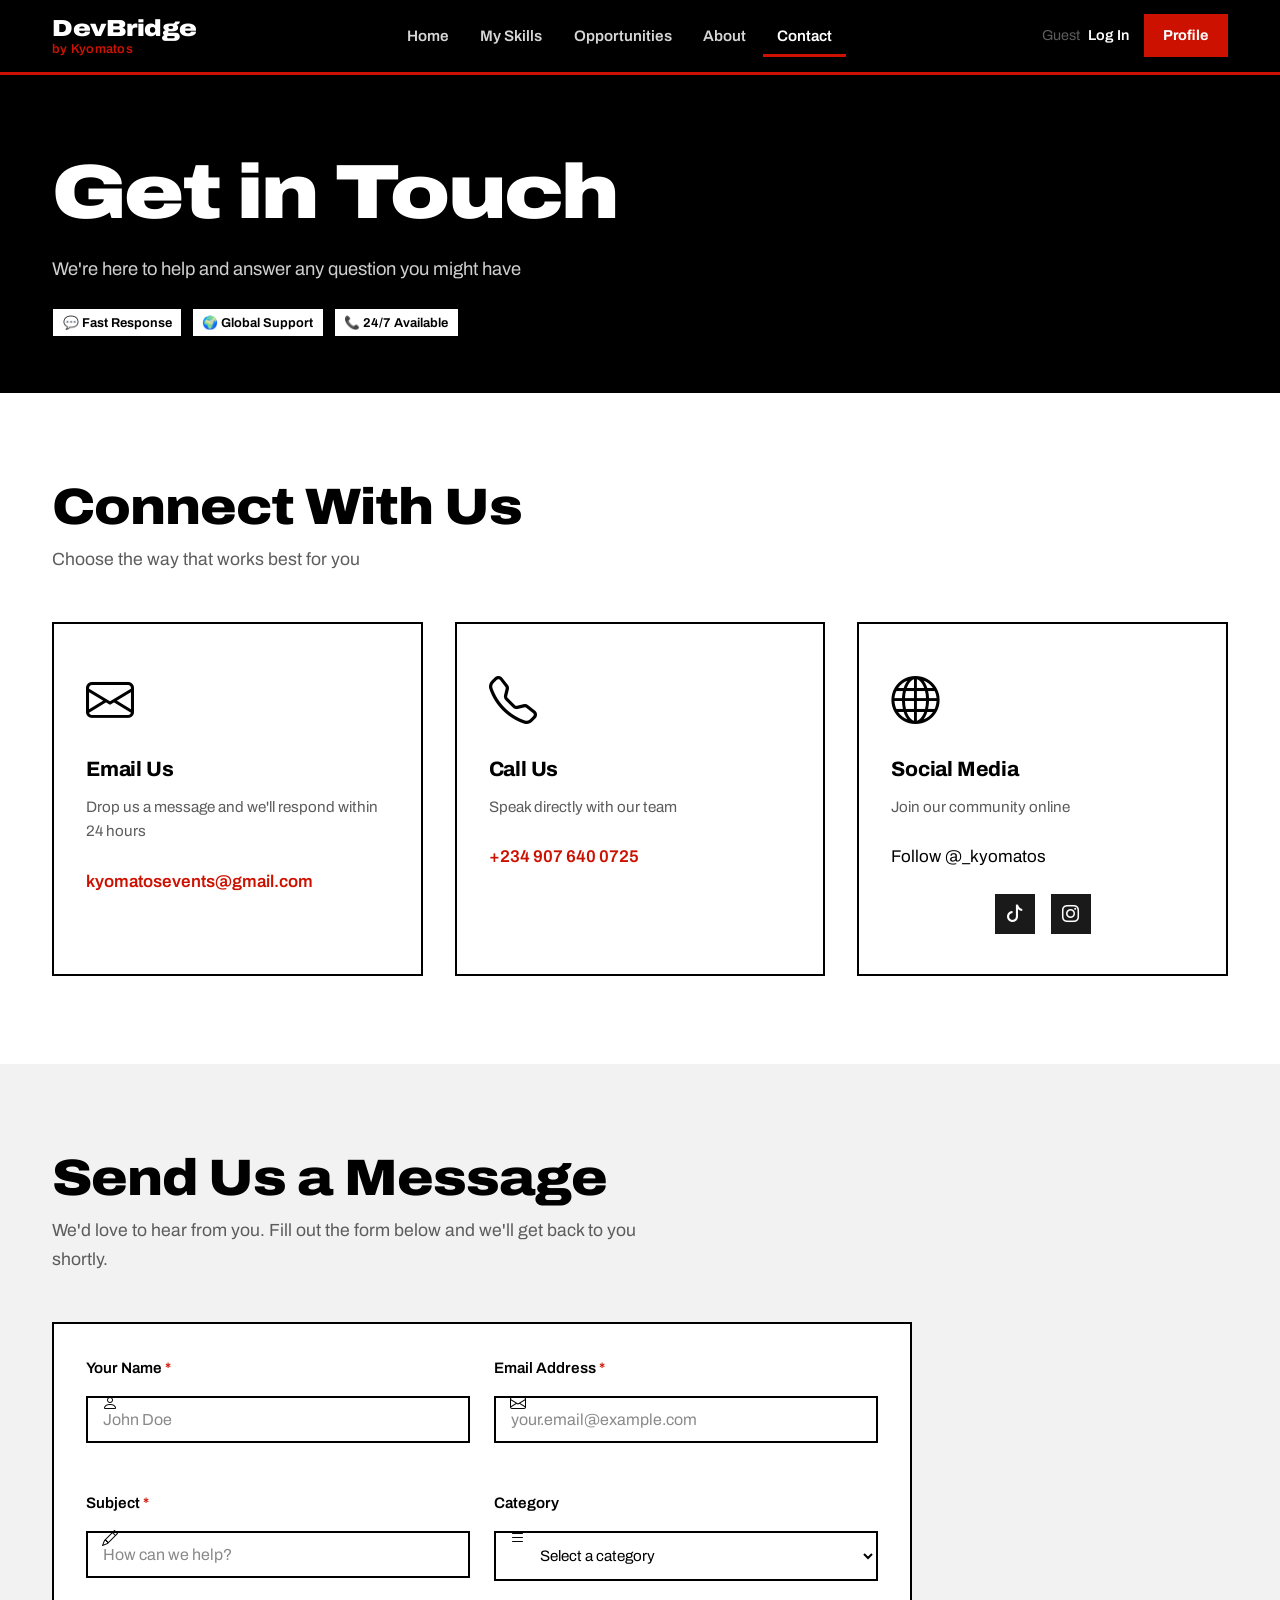
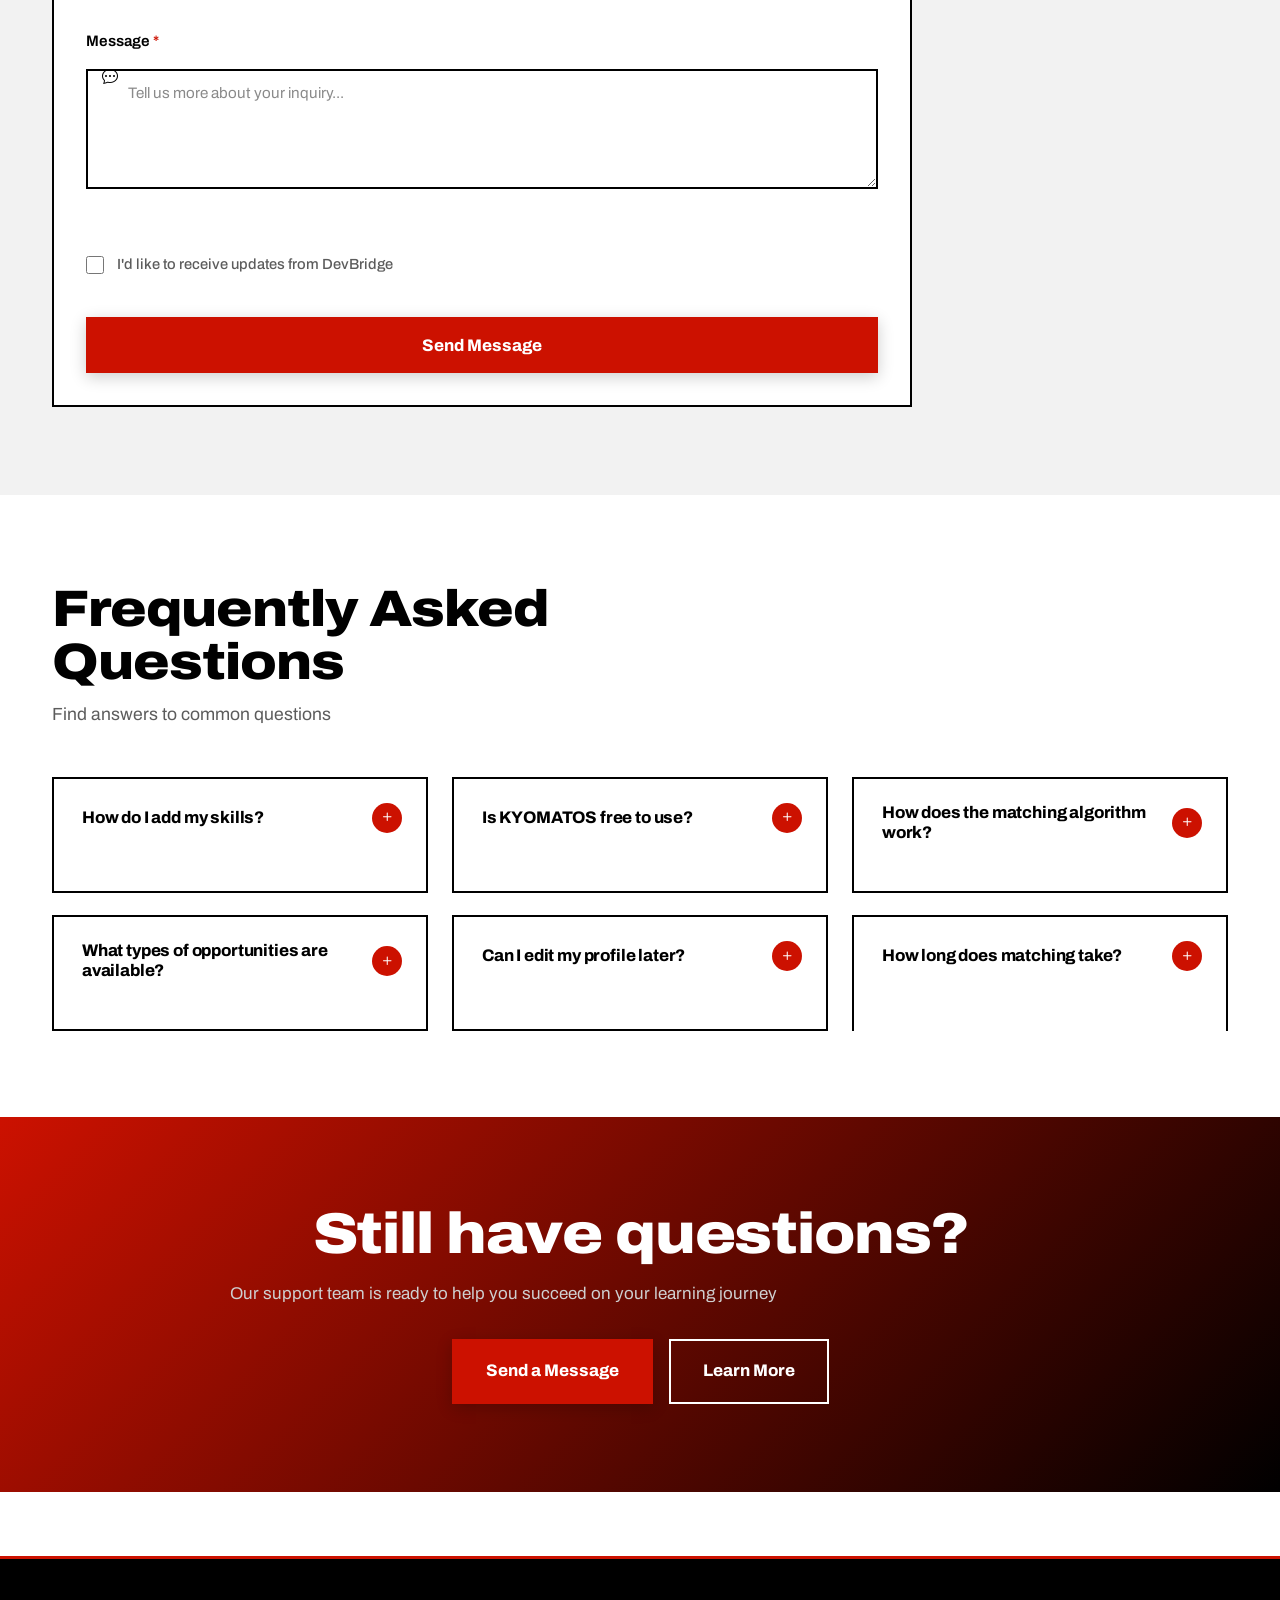
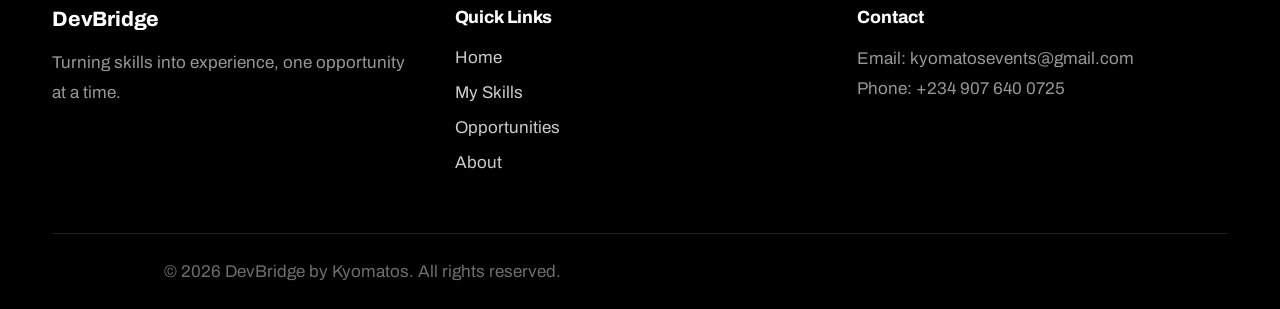
<file: contact.html>
<!DOCTYPE html>
<html lang="en">
<head>
    <meta charset="UTF-8">
    <meta name="viewport" content="width=device-width, initial-scale=1.0">
    <title>Contact - DevBridge by Kyomatos</title>
    <link rel="stylesheet" href="styles.css">
    <link rel="preconnect" href="https://fonts.googleapis.com"><link rel="stylesheet" href="https://fonts.googleapis.com/css2?family=Archivo:wdth,wght@62..125,100..900&display=swap">
    <link rel="stylesheet" href="https://cdn.jsdelivr.net/npm/bootstrap-icons@1.13.1/font/bootstrap-icons.min.css">
</head>
<body>
    <header>
        <nav>
            <div class="logo" style="line-height:1.1;">DevBridge<span style="display:block; font-weight:400; font-size:0.55em; opacity:0.75;">by Kyomatos</span></div>
            <ul class="nav-links">
                <li><a href="index.html">Home</a></li>
                <li><a href="my-skills.html">My Skills</a></li>
                <li><a href="opportunities.html">Opportunities</a></li>
                <li><a href="about.html">About</a></li>
                <li><a href="contact.html" class="active">Contact</a></li>
            </ul>
            <div class="user-section">
                <span id="user-name">Guest</span>
                <a href="login.html" id="login-link" style="margin-right:10px;">Log In</a>
                <a href="profile.html" class="profile-btn">Profile</a>
            </div>
        </nav>
    </header>

    <!-- Hero Section -->
    <section class="contact-hero">
        <div class="container">
            <div class="contact-hero-content">
                <h1>Get in Touch</h1>
                <p>We're here to help and answer any question you might have</p>
                <div class="contact-hero-badges">
                    <span class="badge">💬 Fast Response</span>
                    <span class="badge">🌍 Global Support</span>
                    <span class="badge">📞 24/7 Available</span>
                </div>
            </div>
        </div>
    </section>

    <!-- Contact Methods Section -->
    <section class="section contact-methods">
        <div class="container">
            <div class="section-intro">
                <h2>Connect With Us</h2>
                <p>Choose the way that works best for you</p>
            </div>

            <div class="contact-methods-grid">
                <div class="contact-method-card">
                    <div class="method-icon"><i class="bi bi-envelope"></i></div>
                    <h3>Email Us</h3>
                    <p>Drop us a message and we'll respond within 24 hours</p>
                    <div class="method-details">
                        <a href="mailto:kyomatosevents@gmail.com" class="contact-link">kyomatosevents@gmail.com</a>
                    </div>
                </div>

                <div class="contact-method-card">
                    <div class="method-icon"><i class="bi bi-telephone"></i></div>
                    <h3>Call Us</h3>
                    <p>Speak directly with our team</p>
                    <div class="method-details">
                        <a href="tel:+2349076400725" class="contact-link">+234 907 640 0725</a>
                    </div>
                </div>

                <div class="contact-method-card">
                    <div class="method-icon"><i class="bi bi-globe"></i></div>
                    <h3>Social Media</h3>
                    <p>Join our community online</p>
                    <div class="method-details">
                        <p>Follow @_kyomatos</p>
                        <div class="social-links">
                            <a href="https://www.tiktok.com/@_kyomatos" target="_blank" rel="noopener" class="social-icon"><i class="bi bi-tiktok"></i></a>
                            <a href="https://www.instagram.com/_kyomatos" target="_blank" rel="noopener" class="social-icon"><i class="bi bi-instagram"></i></a>
                        </div>
                    </div>
                </div>
            </div>
        </div>
    </section>

    <!-- Contact Form Section -->
    <section class="section contact-form-section">
        <div class="container">
            <div class="section-intro">
                <h2>Send Us a Message</h2>
                <p>We'd love to hear from you. Fill out the form below and we'll get back to you shortly.</p>
            </div>

            <div class="form-wrapper">
                <form id="contact-form" class="contact-form">
                    <div class="form-row">
                        <div class="form-group">
                            <label for="name">Your Name <span class="required">*</span></label>
                            <input type="text" id="name" required placeholder="John Doe">
                            <span class="input-icon"><i class="bi bi-person"></i></span>
                        </div>
                        
                        <div class="form-group">
                            <label for="email">Email Address <span class="required">*</span></label>
                            <input type="email" id="email" required placeholder="your.email@example.com">
                            <span class="input-icon"><i class="bi bi-envelope"></i></span>
                        </div>
                    </div>

                    <div class="form-row">
                        <div class="form-group">
                            <label for="subject">Subject <span class="required">*</span></label>
                            <input type="text" id="subject" required placeholder="How can we help?">
                            <span class="input-icon"><i class="bi bi-pencil"></i></span>
                        </div>
                        
                        <div class="form-group">
                            <label for="category">Category</label>
                            <select id="category">
                                <option value="">Select a category</option>
                                <option value="feedback">Feedback</option>
                                <option value="bug">Bug Report</option>
                                <option value="feature">Feature Request</option>
                                <option value="partnership">Partnership</option>
                                <option value="other">Other</option>
                            </select>
                            <span class="input-icon"><i class="bi bi-list"></i></span>
                        </div>
                    </div>
                    
                    <div class="form-group full-width">
                        <label for="message">Message <span class="required">*</span></label>
                        <textarea id="message" rows="5" required placeholder="Tell us more about your inquiry..."></textarea>
                        <span class="input-icon"><i class="bi bi-chat-dots"></i></span>
                    </div>

                    <div class="form-checkbox">
                        <input type="checkbox" id="subscribe" name="subscribe">
                        <label for="subscribe">I'd like to receive updates from DevBridge</label>
                    </div>
                    
                    <button type="submit" class="cta-button primary large">Send Message</button>
                </form>
                <div id="form-message" class="form-message"></div>
            </div>
        </div>
    </section>

    <!-- FAQ Section -->
    <section class="section faq-section">
        <div class="container">
            <div class="section-intro">
                <h2>Frequently Asked Questions</h2>
                <p>Find answers to common questions</p>
            </div>

            <div class="faq-grid">
                <div class="faq-item">
                    <div class="faq-header">
                        <h3>How do I add my skills?</h3>
                        <span class="faq-icon"><i class="bi bi-plus"></i></span>
                    </div>
                    <div class="faq-content">
                        <p>Visit the "My Skills" page and use the form to add your skills along with your proficiency level. You can add as many skills as you've learned, and update them anytime.</p>
                    </div>
                </div>

                <div class="faq-item">
                    <div class="faq-header">
                        <h3>Is KYOMATOS free to use?</h3>
                        <span class="faq-icon"><i class="bi bi-plus"></i></span>
                    </div>
                    <div class="faq-content">
                        <p>Yes! KYOMATOS is completely free for learners looking to gain experience and find opportunities that match their skills.</p>
                    </div>
                </div>

                <div class="faq-item">
                    <div class="faq-header">
                        <h3>How does the matching algorithm work?</h3>
                        <span class="faq-icon"><i class="bi bi-plus"></i></span>
                    </div>
                    <div class="faq-content">
                        <p>We compare the skills you've added in My Skills against the skills each opportunity lists as required, and show you a match percentage — the more overlap, the higher the score.</p>
                    </div>
                </div>

                <div class="faq-item">
                    <div class="faq-header">
                        <h3>What types of opportunities are available?</h3>
                        <span class="faq-icon"><i class="bi bi-plus"></i></span>
                    </div>
                    <div class="faq-content">
                        <p>We offer a wide range of opportunities including internships, freelance projects, volunteer positions, entry-level jobs, and contract work across various industries.</p>
                    </div>
                </div>

                <div class="faq-item">
                    <div class="faq-header">
                        <h3>Can I edit my profile later?</h3>
                        <span class="faq-icon"><i class="bi bi-plus"></i></span>
                    </div>
                    <div class="faq-content">
                        <p>Absolutely! You can update your skills, proficiency levels, and preferences anytime through your profile. Your matches will be updated accordingly.</p>
                    </div>
                </div>

                <div class="faq-item">
                    <div class="faq-header">
                        <h3>How long does matching take?</h3>
                        <span class="faq-icon"><i class="bi bi-plus"></i></span>
                    </div>
                    <div class="faq-content">
                        <p>Our algorithm works instantly once you've added your skills. You'll see matched opportunities immediately on your dashboard.</p>
                    </div>
                </div>
            </div>
        </div>
    </section>

    <!-- CTA Section -->
    <section class="section contact-cta">
        <div class="container">
            <div class="cta-box">
                <h2>Still have questions?</h2>
                <p>Our support team is ready to help you succeed on your learning journey</p>
                <div class="cta-actions">
                    <a href="#contact-form" class="cta-button primary large">Send a Message</a>
                    <a href="about.html" class="cta-button secondary large">Learn More</a>
                </div>
            </div>
        </div>
    </section>

    <footer>
        <div class="container">
            <div class="footer-content">
                <div class="footer-section">
                    <h3>DevBridge</h3>
                    <p>Turning skills into experience, one opportunity at a time.</p>
                </div>
                <div class="footer-section">
                    <h4>Quick Links</h4>
                    <ul>
                        <li><a href="index.html">Home</a></li>
                        <li><a href="my-skills.html">My Skills</a></li>
                        <li><a href="opportunities.html">Opportunities</a></li>
                        <li><a href="about.html">About</a></li>
                    </ul>
                </div>
                <div class="footer-section">
                    <h4>Contact</h4>
                    <p>Email: kyomatosevents@gmail.com</p>
                    <p>Phone: +234 907 640 0725</p>
                </div>
            </div>
            <div class="footer-bottom">
                <p>&copy; 2026 DevBridge by Kyomatos. All rights reserved.</p>
            </div>
        </div>
    </footer>

    <script src="supabase.js"></script>
    <script src="auth.js"></script>
    <script src="app.js"></script>
    <script src="contact.js"></script>
</body>
</html>
</file>
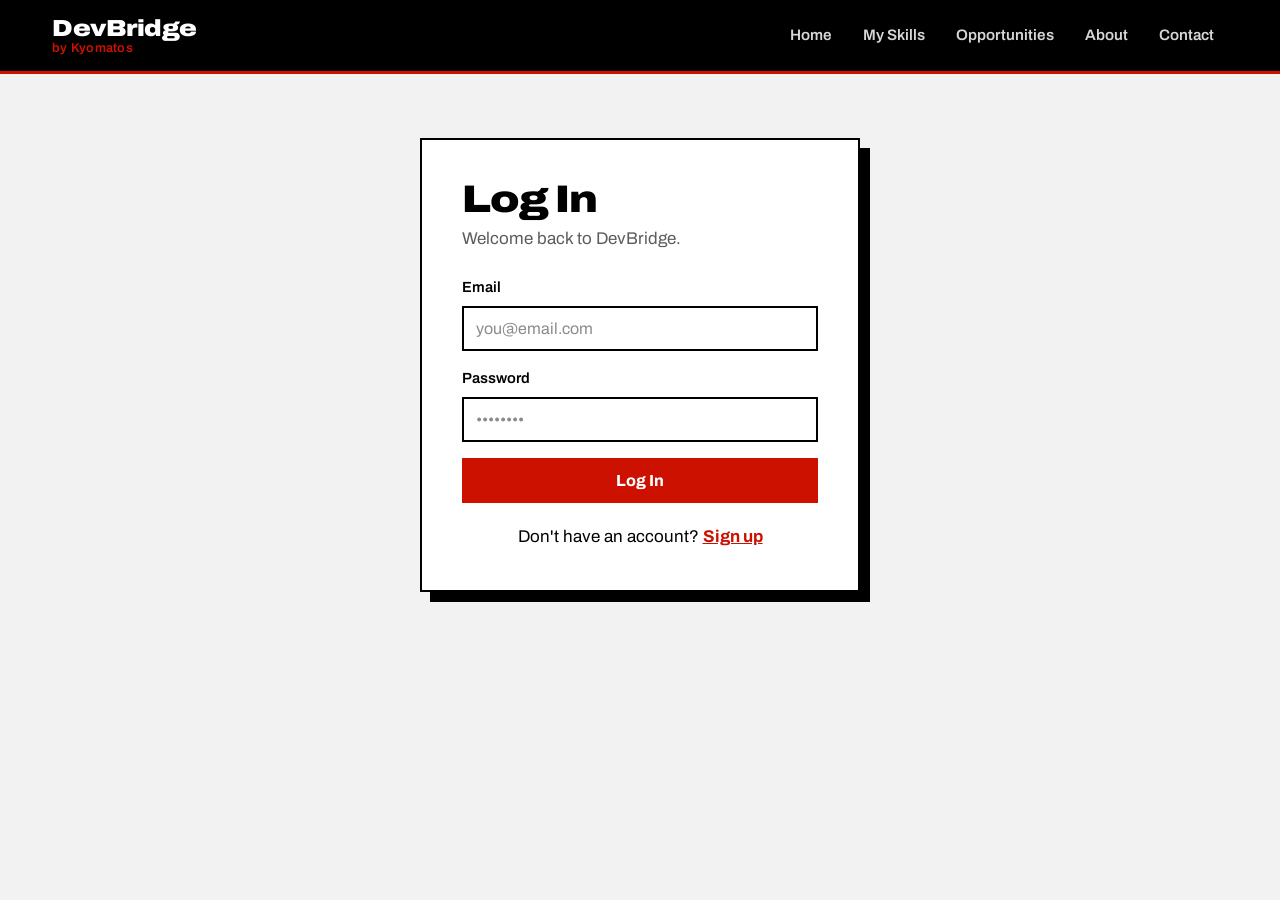
<file: login.html>
<!DOCTYPE html>
<html lang="en">
<head>
    <meta charset="UTF-8">
    <meta name="viewport" content="width=device-width, initial-scale=1.0">
    <title>Log In - DevBridge</title>
    <link rel="stylesheet" href="styles.css">
    <link rel="preconnect" href="https://fonts.googleapis.com"><link rel="stylesheet" href="https://fonts.googleapis.com/css2?family=Archivo:wdth,wght@62..125,100..900&display=swap">
</head>
<body>
    <header>
        <nav>
            <div class="logo" style="line-height:1.1;">DevBridge<span style="display:block; font-weight:400; font-size:0.55em; opacity:0.75;">by Kyomatos</span></div>
            <ul class="nav-links">
                <li><a href="index.html">Home</a></li>
                <li><a href="my-skills.html">My Skills</a></li>
                <li><a href="opportunities.html">Opportunities</a></li>
                <li><a href="about.html">About</a></li>
                <li><a href="contact.html">Contact</a></li>
            </ul>
        </nav>
    </header>

    <section class="auth-card">
        <h1 style="margin-bottom: 8px;">Log In</h1>
        <p style="color:#5c5c5c; margin-bottom:24px;">Welcome back to DevBridge.</p>

        <form id="login-form">
            <div style="margin-bottom: 16px;">
                <label for="login-email" style="display:block; margin-bottom:6px; font-weight:600;">Email</label>
                <input type="email" id="login-email" required placeholder="you@email.com"
                    style="width:100%; padding:12px; border:2px solid #000; border-radius:0;">
            </div>
            <div style="margin-bottom: 16px;">
                <label for="login-password" style="display:block; margin-bottom:6px; font-weight:600;">Password</label>
                <input type="password" id="login-password" required placeholder="••••••••"
                    style="width:100%; padding:12px; border:2px solid #000; border-radius:0;">
            </div>
            <div id="login-error" style="color:#990d00; border-left:4px solid #cc1100; padding-left:10px; margin-bottom:12px; display:none;"></div>
            <button type="submit" class="cta-button primary" style="width:100%; padding:12px;">Log In</button>
        </form>

        <p style="margin-top: 20px; text-align:center;">
            Don't have an account? <a href="signup.html">Sign up</a>
        </p>
    </section>

    <script src="supabase.js"></script>
    <script src="auth.js"></script>
    <script>
        document.getElementById('login-form').addEventListener('submit', async function(e) {
            e.preventDefault();
            const email = document.getElementById('login-email').value.trim();
            const password = document.getElementById('login-password').value;
            const errorEl = document.getElementById('login-error');
            errorEl.style.display = 'none';

            try {
                await Auth.signIn(email, password);
                window.location.href = 'profile.html';
            } catch (err) {
                errorEl.textContent = err.message;
                errorEl.style.display = 'block';
            }
        });
    </script>
</body>
</html>
</file>
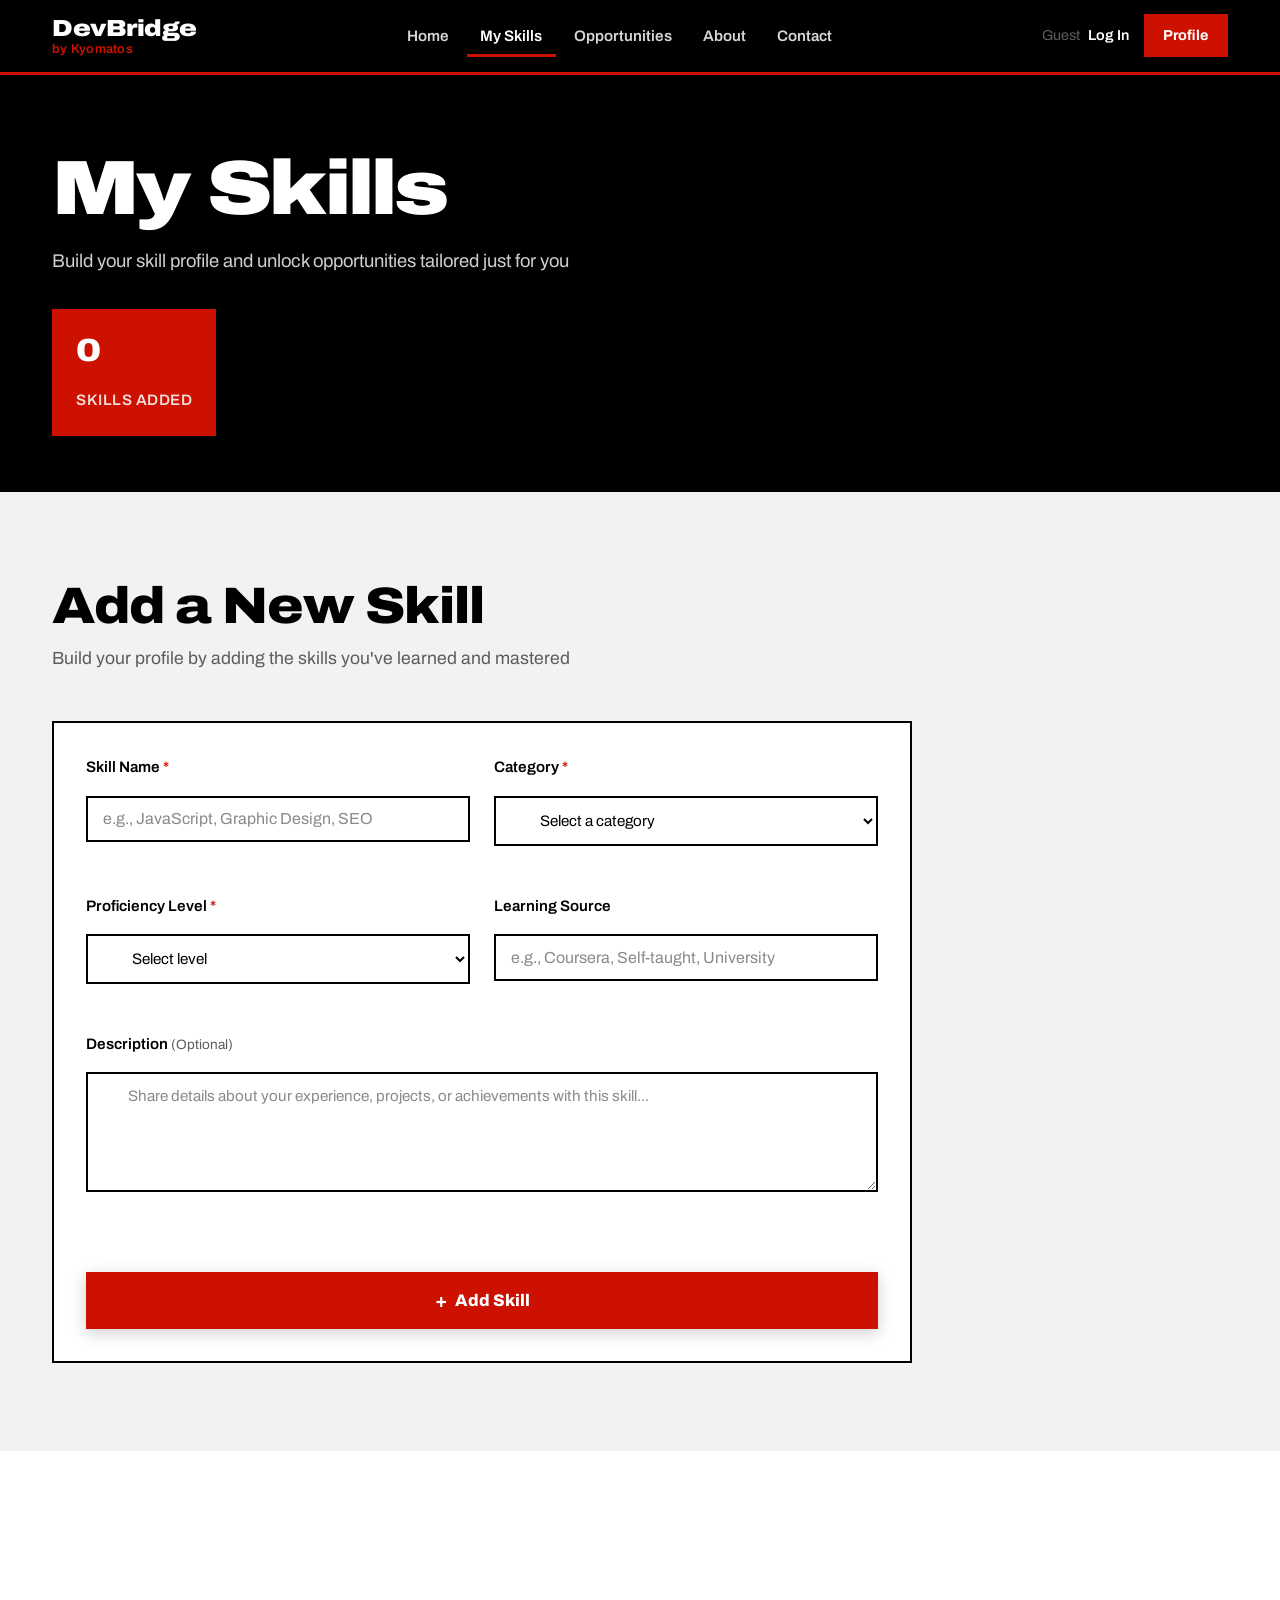
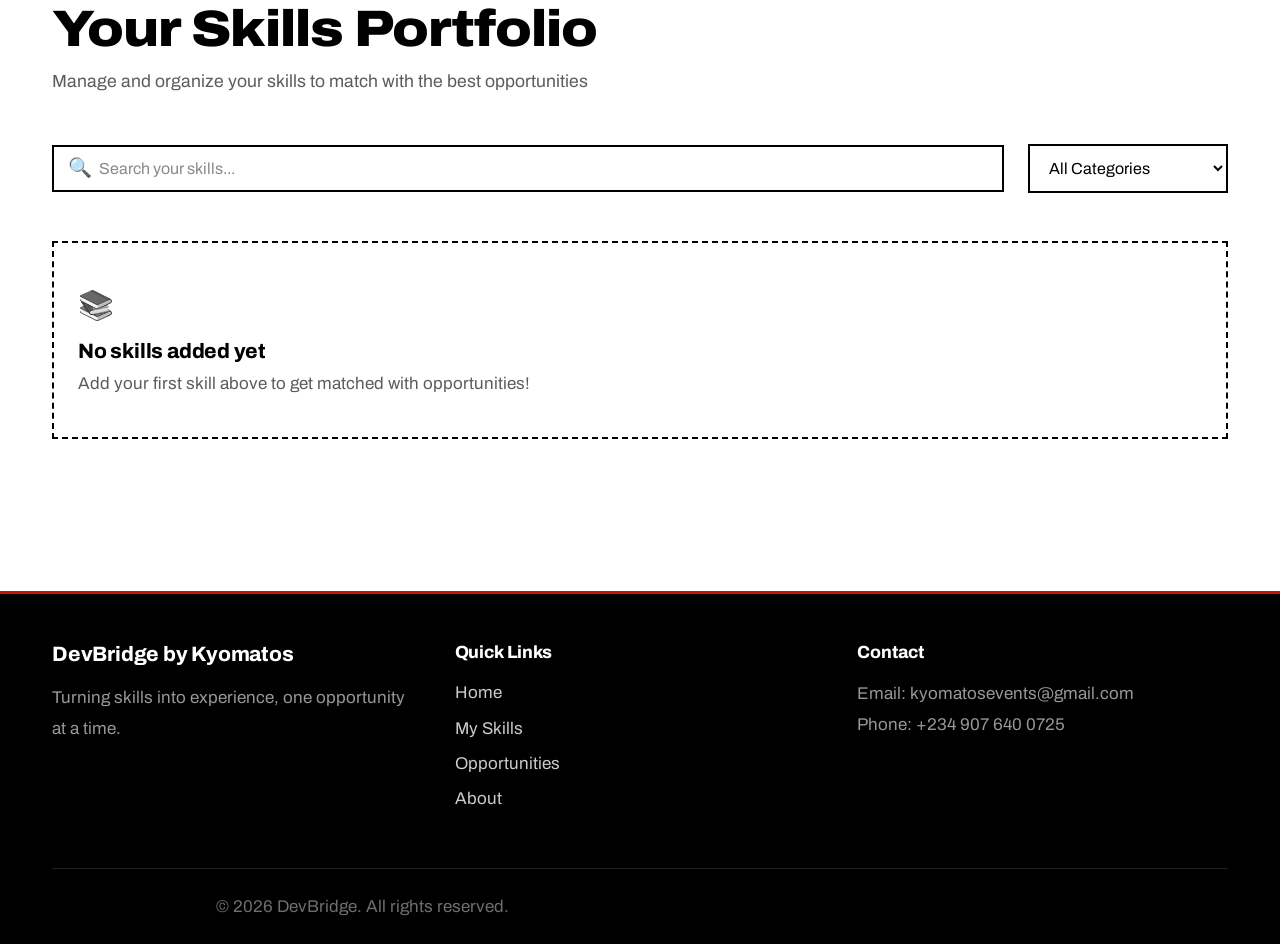
<file: my-skills.html>
<!DOCTYPE html>
<html lang="en">
<head>
    <meta charset="UTF-8">
    <meta name="viewport" content="width=device-width, initial-scale=1.0">
    <title>My Skills - DevBridge</title>
    <link rel="stylesheet" href="styles.css">
    <link rel="preconnect" href="https://fonts.googleapis.com"><link rel="stylesheet" href="https://fonts.googleapis.com/css2?family=Archivo:wdth,wght@62..125,100..900&display=swap">
</head>
<body>
    <header>
        <nav>
            <div class="logo" style="line-height:1.1;">DevBridge<span style="display:block; font-weight:400; font-size:0.55em; opacity:0.75;">by Kyomatos</span></div>
            <ul class="nav-links">
                <li><a href="index.html">Home</a></li>
                <li><a href="my-skills.html" class="active">My Skills</a></li>
                <li><a href="opportunities.html">Opportunities</a></li>
                <li><a href="about.html">About</a></li>
                <li><a href="contact.html">Contact</a></li>
            </ul>
            <div class="user-section">
                <span id="user-name">Guest</span>
                <a href="login.html" id="login-link" style="margin-right:10px;">Log In</a>
                <a href="profile.html" class="profile-btn">Profile</a>
            </div>
        </nav>
    </header>

    <!-- Hero Section -->
    <section class="skills-hero">
        <div class="container">
            <div class="skills-hero-content">
                <h1>My Skills</h1>
                <p>Build your skill profile and unlock opportunities tailored just for you</p>
                <div class="hero-stats">
                    <div class="hero-stat">
                        <span class="stat-value"><span id="skills-count">0</span></span>
                        <span class="stat-label">Skills Added</span>
                    </div>
                </div>
            </div>
            <div class="skills-hero-accent"></div>
        </div>
    </section>

    <!-- Add Skill Section -->
    <section class="section add-skill-section">
        <div class="container">
            <div class="section-header">
                <h2>Add a New Skill</h2>
                <p class="section-subtitle">Build your profile by adding the skills you've learned and mastered</p>
            </div>
            
            <div class="add-skill-container">
                <form id="add-skill-form" class="skill-form">
                    <div class="form-row">
                        <div class="form-group">
                            <label for="skill-name">Skill Name <span class="required">*</span></label>
                            <input type="text" id="skill-name" required placeholder="e.g., JavaScript, Graphic Design, SEO">
                        </div>
                        
                        <div class="form-group">
                            <label for="skill-category">Category <span class="required">*</span></label>
                            <select id="skill-category" required>
                                <option value="">Select a category</option>
                                <option value="Programming">Programming</option>
                                <option value="Design">Design</option>
                                <option value="Marketing">Marketing</option>
                                <option value="Business">Business</option>
                                <option value="Data Science">Data Science</option>
                                <option value="Writing">Writing</option>
                                <option value="Other">Other</option>
                            </select>
                        </div>
                    </div>

                    <div class="form-row">
                        <div class="form-group">
                            <label for="skill-level">Proficiency Level <span class="required">*</span></label>
                            <select id="skill-level" required>
                                <option value="">Select level</option>
                                <option value="Beginner">Beginner</option>
                                <option value="Intermediate">Intermediate</option>
                                <option value="Advanced">Advanced</option>
                                <option value="Expert">Expert</option>
                            </select>
                        </div>
                        
                        <div class="form-group">
                            <label for="skill-source">Learning Source</label>
                            <input type="text" id="skill-source" placeholder="e.g., Coursera, Self-taught, University">
                        </div>
                    </div>
                    
                    <div class="form-group full-width">
                        <label for="skill-description">Description <span class="optional">(Optional)</span></label>
                        <textarea id="skill-description" rows="3" placeholder="Share details about your experience, projects, or achievements with this skill..."></textarea>
                    </div>
                    
                    <div class="form-actions">
                        <button type="submit" class="cta-button primary large">
                            <span class="btn-icon">+</span> Add Skill
                        </button>
                    </div>
                </form>
            </div>
        </div>
    </section>

    <!-- Skills List Section -->
    <section class="section skills-list-section">
        <div class="container">
            <div class="section-header">
                <h2>Your Skills Portfolio</h2>
                <p class="section-subtitle">Manage and organize your skills to match with the best opportunities</p>
            </div>

            <div class="skills-controls">
                <div class="search-box">
                    <span class="search-icon">🔍</span>
                    <input type="text" id="search-skills" placeholder="Search your skills...">
                </div>
                <select id="filter-category" class="filter-select">
                    <option value="">All Categories</option>
                    <option value="Programming">Programming</option>
                    <option value="Design">Design</option>
                    <option value="Marketing">Marketing</option>
                    <option value="Business">Business</option>
                    <option value="Data Science">Data Science</option>
                    <option value="Writing">Writing</option>
                    <option value="Other">Other</option>
                </select>
            </div>
            
            <div id="skills-container" class="skills-grid">
                <div class="empty-state">
                    <div class="empty-icon">🎯</div>
                    <h3>No skills yet</h3>
                    <p>Add your first skill above to build your profile and start getting matched with opportunities!</p>
                </div>
            </div>
        </div>
    </section>

    <footer>
        <div class="container">
            <div class="footer-content">
                <div class="footer-section">
                    <h3>DevBridge by Kyomatos</h3>
                    <p>Turning skills into experience, one opportunity at a time.</p>
                </div>
                <div class="footer-section">
                    <h4>Quick Links</h4>
                    <ul>
                        <li><a href="index.html">Home</a></li>
                        <li><a href="my-skills.html">My Skills</a></li>
                        <li><a href="opportunities.html">Opportunities</a></li>
                        <li><a href="about.html">About</a></li>
                    </ul>
                </div>
                <div class="footer-section">
                    <h4>Contact</h4>
                    <p>Email: kyomatosevents@gmail.com</p>
                    <p>Phone: +234 907 640 0725</p>
                </div>
            </div>
            <div class="footer-bottom">
                <p>&copy; 2026 DevBridge. All rights reserved.</p>
            </div>
        </div>
    </footer>

    <script src="supabase.js"></script>
    <script src="auth.js"></script>
    <script src="app.js"></script>
    <script src="skills.js"></script>
</body>
</html>
</file>
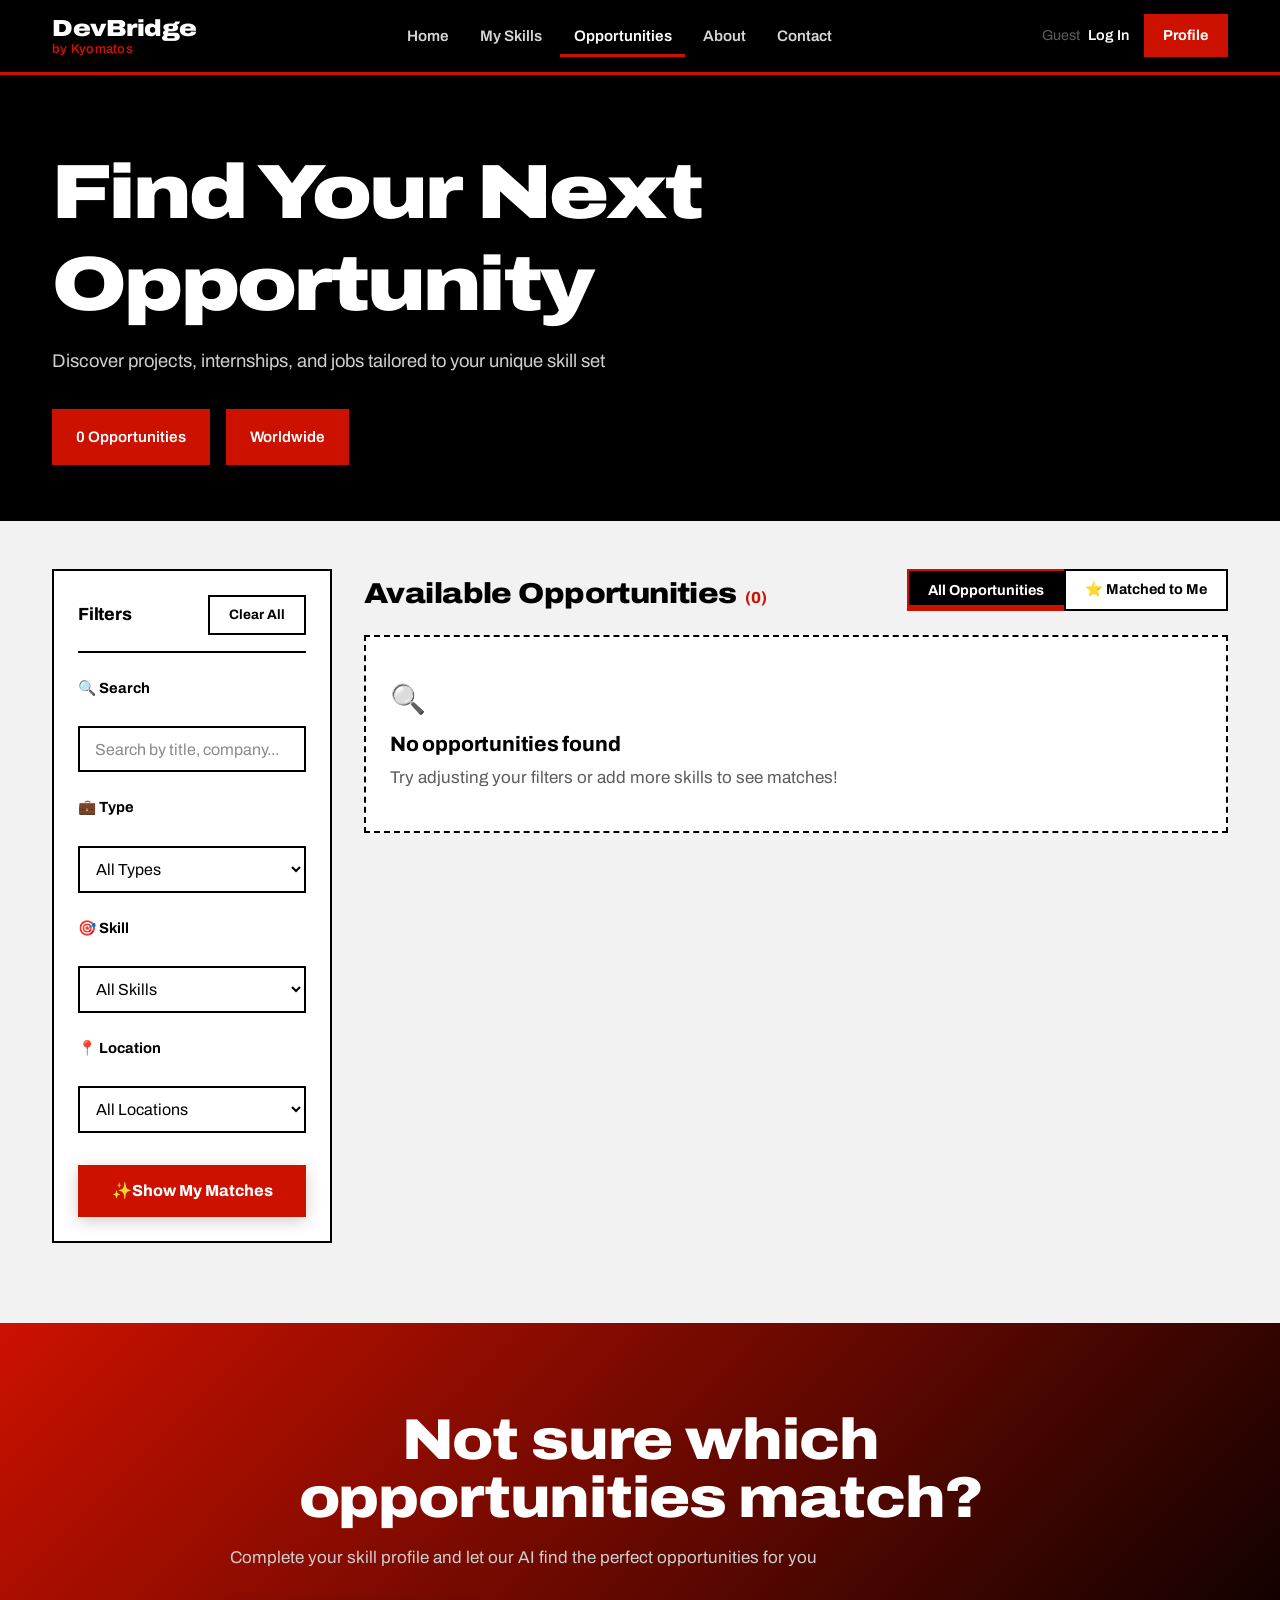
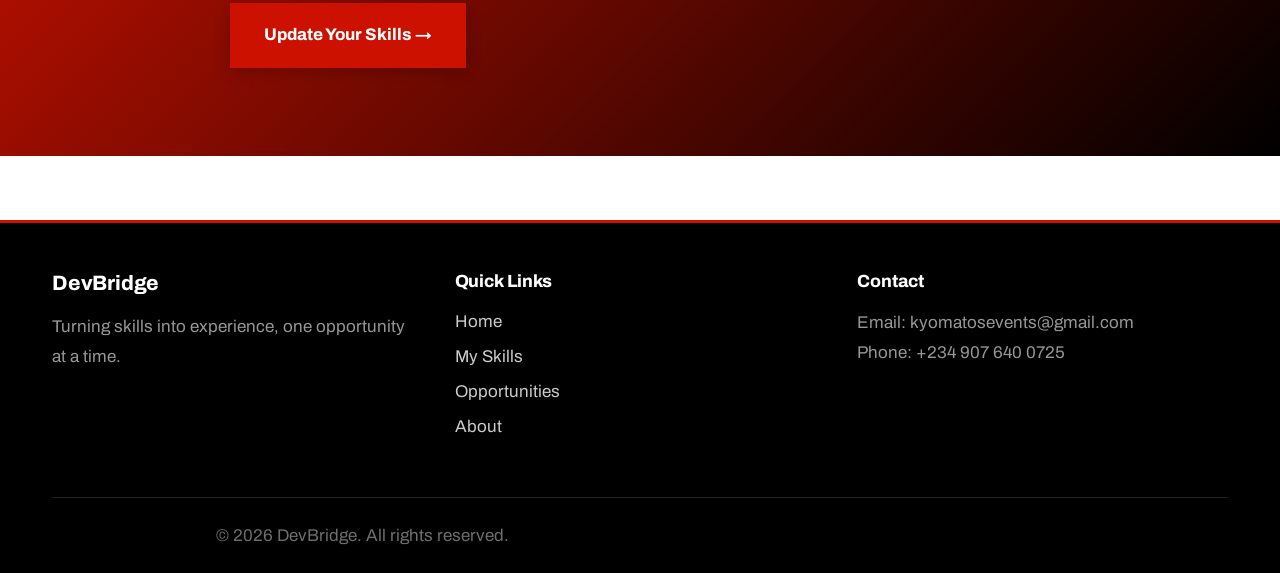
<file: opportunities.html>
<!DOCTYPE html>
<html lang="en">
<head>
    <meta charset="UTF-8">
    <meta name="viewport" content="width=device-width, initial-scale=1.0">
    <title>Opportunities - DevBridge</title>
    <link rel="stylesheet" href="styles.css">
    <link rel="preconnect" href="https://fonts.googleapis.com"><link rel="stylesheet" href="https://fonts.googleapis.com/css2?family=Archivo:wdth,wght@62..125,100..900&display=swap">
</head>
<body>
    <header>
        <nav>
            <div class="logo" style="line-height:1.1;">DevBridge<span style="display:block; font-weight:400; font-size:0.55em; opacity:0.75;">by Kyomatos</span></div>
            <ul class="nav-links">
                <li><a href="index.html">Home</a></li>
                <li><a href="my-skills.html">My Skills</a></li>
                <li><a href="opportunities.html" class="active">Opportunities</a></li>
                <li><a href="about.html">About</a></li>
                <li><a href="contact.html">Contact</a></li>
            </ul>
            <div class="user-section">
                <span id="user-name">Guest</span>
                <a href="login.html" id="login-link" style="margin-right:10px;">Log In</a>
                <a href="profile.html" class="profile-btn">Profile</a>
            </div>
        </nav>
    </header>

    <!-- Hero Section -->
    <section class="opportunities-hero">
        <div class="container">
            <div class="hero-content">
                <h1>Find Your Next Opportunity</h1>
                <p>Discover projects, internships, and jobs tailored to your unique skill set</p>
                <div class="hero-stats">
                    <div class="hero-stat">
                        <span class="stat-icon">💼</span>
                        <span class="stat-text"><span id="hero-count">0</span> Opportunities</span>
                    </div>
                    <div class="hero-stat">
                        <span class="stat-icon">🌍</span>
                        <span class="stat-text">Worldwide</span>
                    </div>
                </div>
            </div>
        </div>
    </section>

    <!-- Main Content Section -->
    <section class="section opportunities-main">
        <div class="container">
            <!-- Filters Section -->
            <div class="filters-panel">
                <div class="filters-header">
                    <h3>Filters</h3>
                    <button id="clear-filters" class="filter-clear">Clear All</button>
                </div>

                <div class="filter-section">
                    <label for="search-opportunities" class="filter-label">🔍 Search</label>
                    <input type="text" id="search-opportunities" class="filter-input" placeholder="Search by title, company...">
                </div>
                
                <div class="filter-section">
                    <label for="filter-type" class="filter-label">💼 Type</label>
                    <select id="filter-type" class="filter-select">
                        <option value="">All Types</option>
                        <option value="Internship">Internship</option>
                        <option value="Project">Project</option>
                        <option value="Volunteer">Volunteer</option>
                        <option value="Freelance">Freelance</option>
                        <option value="Full-time">Full-time</option>
                    </select>
                </div>
                
                <div class="filter-section">
                    <label for="filter-skill" class="filter-label">🎯 Skill</label>
                    <select id="filter-skill" class="filter-select">
                        <option value="">All Skills</option>
                        <option value="Programming">Programming</option>
                        <option value="Design">Design</option>
                        <option value="Marketing">Marketing</option>
                        <option value="Business">Business</option>
                        <option value="Data Science">Data Science</option>
                        <option value="Writing">Writing</option>
                    </select>
                </div>
                
                <div class="filter-section">
                    <label for="filter-location" class="filter-label">📍 Location</label>
                    <select id="filter-location" class="filter-select">
                        <option value="">All Locations</option>
                        <option value="Remote">Remote</option>
                        <option value="On-site">On-site</option>
                        <option value="Hybrid">Hybrid</option>
                    </select>
                </div>

                <div class="filter-actions">
                    <button id="show-matches" class="cta-button primary full-width">
                        <span>✨</span> Show My Matches
                    </button>
                </div>
            </div>

            <!-- Results Section -->
            <div class="results-section">
                <div class="results-header">
                    <div class="results-info">
                        <h2>Available Opportunities</h2>
                        <span class="results-count">(<span id="opportunities-count">0</span>)</span>
                    </div>
                    <div class="view-toggle">
                        <button class="toggle-btn active" data-view="all">All Opportunities</button>
                        <button class="toggle-btn" data-view="matched">⭐ Matched to Me</button>
                    </div>
                </div>

                <div id="opportunities-container" class="opportunities-grid">
                    <div class="empty-state">
                        <div class="empty-icon">🎯</div>
                        <h3>No opportunities found</h3>
                        <p>Try adjusting your filters or add more skills to get better matches</p>
                    </div>
                </div>
            </div>
        </div>
    </section>

    <!-- CTA Section -->
    <section class="section opportunities-cta">
        <div class="container">
            <div class="cta-box">
                <h2>Not sure which opportunities match?</h2>
                <p>Complete your skill profile and let our AI find the perfect opportunities for you</p>
                <a href="my-skills.html" class="cta-button primary large">Update Your Skills →</a>
            </div>
        </div>
    </section>

    <!-- Opportunity Detail Modal -->
    <div id="opportunity-modal" class="modal">
        <div class="modal-content">
            <span class="close-modal">&times;</span>
            <div id="modal-body">
                <!-- Opportunity details will be loaded here -->
            </div>
        </div>
    </div>

    <!-- Apply Modal -->
    <div id="apply-modal" class="modal" style="z-index:1100;">
        <div class="modal-content" style="max-width:520px;">
            <span class="close-modal" onclick="closeApplyModal()">&times;</span>
            <h2 style="margin-bottom:4px;">Apply for</h2>
            <p id="apply-job-title" style="color:var(--primary-color);font-weight:600;font-size:1.1rem;margin-bottom:1.5rem;"></p>

            <form id="apply-form" novalidate>
                <div style="margin-bottom:1rem;">
                    <label style="display:block;font-weight:600;margin-bottom:6px;">Full Name *</label>
                    <input type="text" id="apply-name" placeholder="Your full name"
                        style="width:100%;padding:10px 14px;border:1px solid #ddd;border-radius:6px;font-size:14px;outline:none;font-family:inherit;">
                </div>
                <div style="margin-bottom:1rem;">
                    <label style="display:block;font-weight:600;margin-bottom:6px;">Email Address *</label>
                    <input type="email" id="apply-email" placeholder="your@email.com"
                        style="width:100%;padding:10px 14px;border:1px solid #ddd;border-radius:6px;font-size:14px;outline:none;font-family:inherit;">
                </div>
                <div style="margin-bottom:1rem;">
                    <label style="display:block;font-weight:600;margin-bottom:6px;">Your Skills <span style="font-weight:400;color:#888;">(comma separated)</span></label>
                    <input type="text" id="apply-skills" placeholder="HTML, CSS, JavaScript"
                        style="width:100%;padding:10px 14px;border:1px solid #ddd;border-radius:6px;font-size:14px;outline:none;font-family:inherit;">
                </div>
                <div style="margin-bottom:1.5rem;">
                    <label style="display:block;font-weight:600;margin-bottom:6px;">Why do you want this? <span style="font-weight:400;color:#888;">(optional)</span></label>
                    <textarea id="apply-message" placeholder="Tell us a bit about yourself and why you're applying..."
                        style="width:100%;padding:10px 14px;border:1px solid #ddd;border-radius:6px;font-size:14px;outline:none;font-family:inherit;resize:vertical;min-height:90px;line-height:1.5;"></textarea>
                </div>
                <p id="apply-error" style="color:#ef4444;font-size:13px;margin-bottom:12px;display:none;"></p>
                <button type="submit"
                    style="width:100%;padding:13px;background:linear-gradient(135deg,#667eea,#764ba2);color:white;border:none;border-radius:6px;font-size:15px;font-weight:600;cursor:pointer;font-family:inherit;transition:opacity 0.2s;"
                    onmouseover="this.style.opacity='.88'" onmouseout="this.style.opacity='1'">
                    Submit Application →
                </button>
            </form>
        </div>
    </div>

    <footer>
        <div class="container">
            <div class="footer-content">
                <div class="footer-section">
                    <h3>DevBridge</h3>
                    <p>Turning skills into experience, one opportunity at a time.</p>
                </div>
                <div class="footer-section">
                    <h4>Quick Links</h4>
                    <ul>
                        <li><a href="index.html">Home</a></li>
                        <li><a href="my-skills.html">My Skills</a></li>
                        <li><a href="opportunities.html">Opportunities</a></li>
                        <li><a href="about.html">About</a></li>
                    </ul>
                </div>
                <div class="footer-section">
                    <h4>Contact</h4>
                    <p>Email: kyomatosevents@gmail.com</p>
                    <p>Phone: +234 907 640 0725</p>
                </div>
            </div>
            <div class="footer-bottom">
                <p>&copy; 2026 DevBridge. All rights reserved.</p>
            </div>
        </div>
    </footer>

    <script src="supabase.js"></script>
    <script src="auth.js"></script>
    <script src="app.js"></script>
    <script src="opportunities.js"></script>
</body>
</html>
</file>
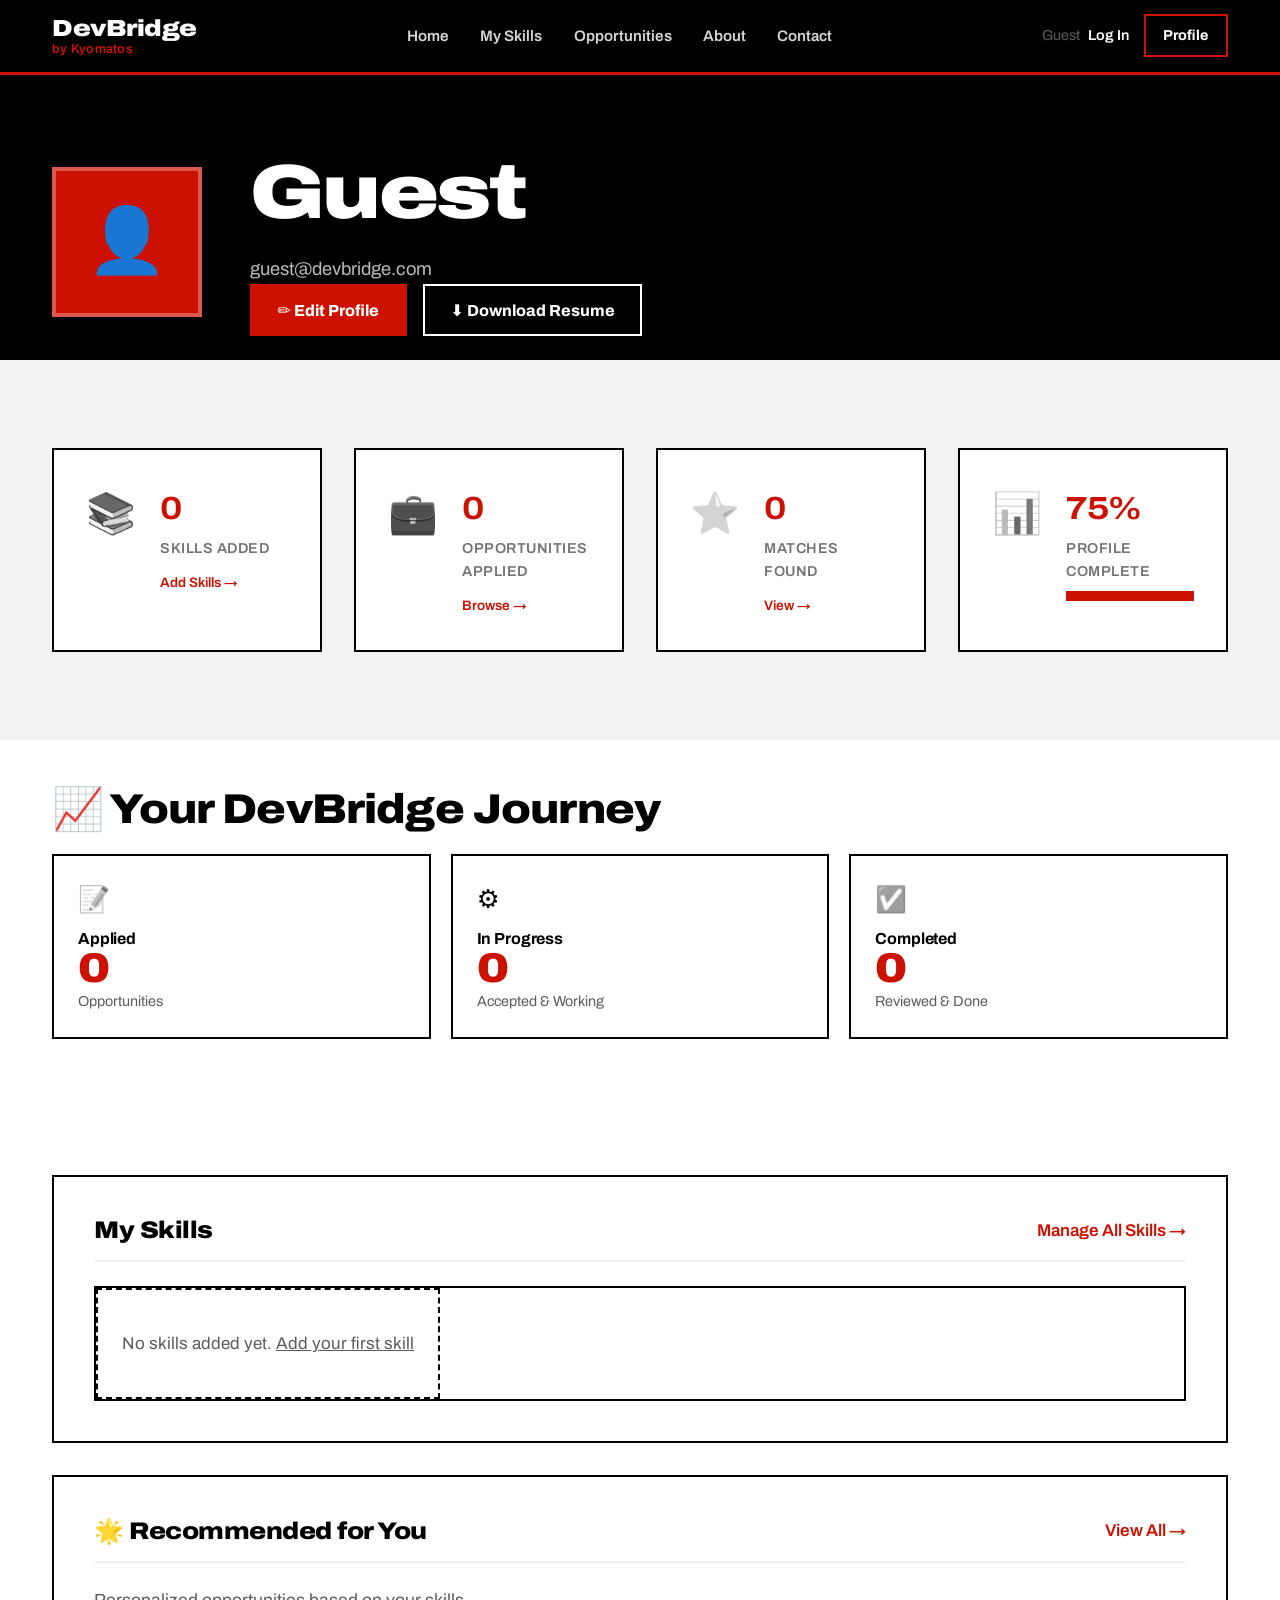
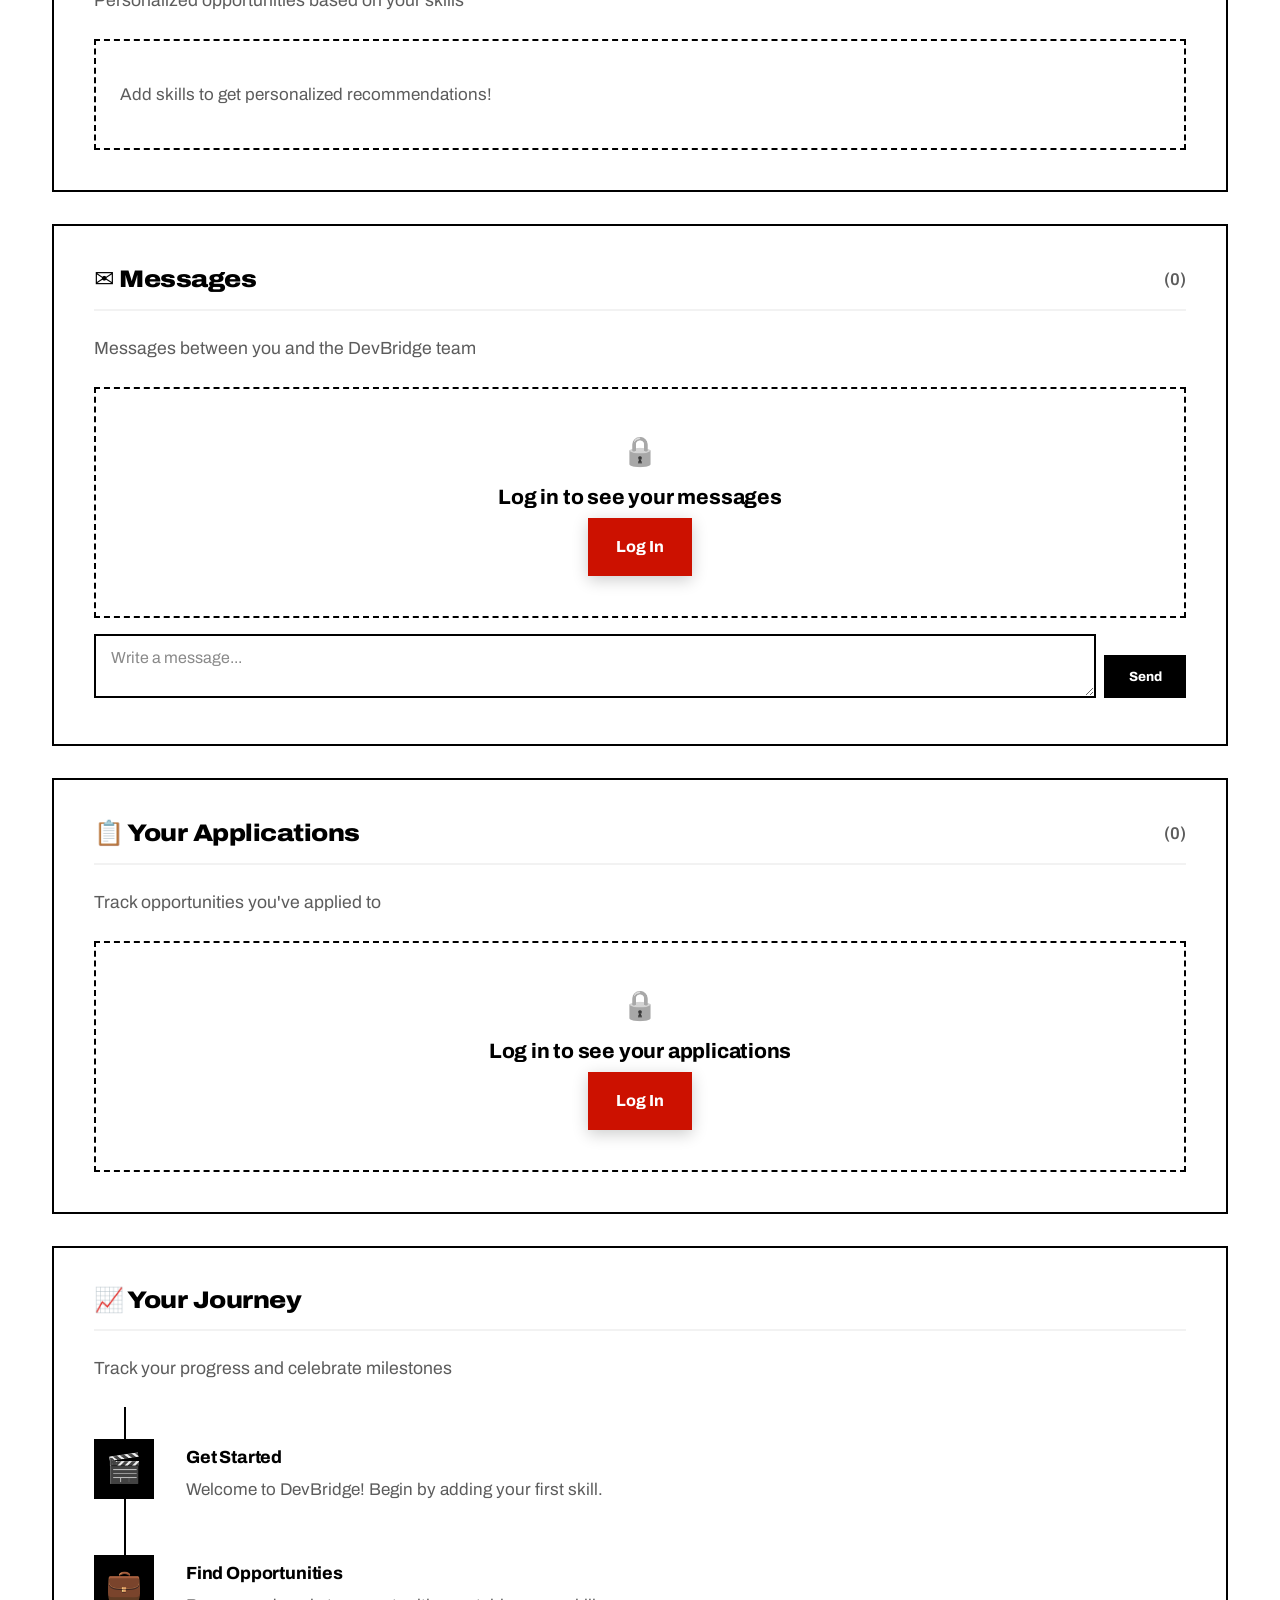
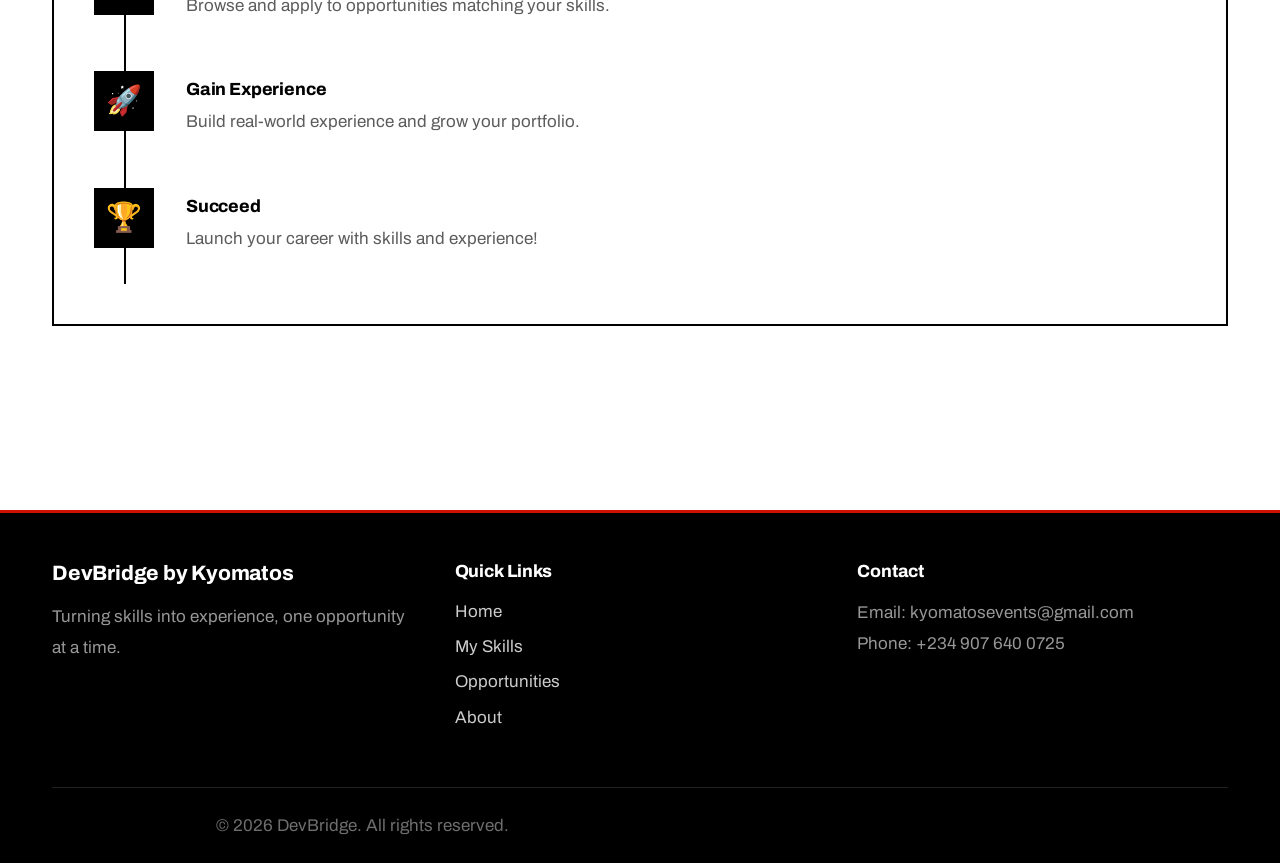
<file: profile.html>
<!DOCTYPE html>
<html lang="en">
<head>
    <meta charset="UTF-8">
    <meta name="viewport" content="width=device-width, initial-scale=1.0">
    <title>My Profile - DevBridge</title>
    <link rel="stylesheet" href="styles.css">
    <link rel="preconnect" href="https://fonts.googleapis.com"><link rel="stylesheet" href="https://fonts.googleapis.com/css2?family=Archivo:wdth,wght@62..125,100..900&display=swap">
</head>
<body>
    <header>
        <nav>
            <div class="logo" style="line-height:1.1;">DevBridge<span style="display:block; font-weight:400; font-size:0.55em; opacity:0.75;">by Kyomatos</span></div>
            <ul class="nav-links">
                <li><a href="index.html">Home</a></li>
                <li><a href="my-skills.html">My Skills</a></li>
                <li><a href="opportunities.html">Opportunities</a></li>
                <li><a href="about.html">About</a></li>
                <li><a href="contact.html">Contact</a></li>
            </ul>
            <div class="user-section">
                <span id="user-name">Guest</span>
                <a href="login.html" id="login-link" style="margin-right:10px;">Log In</a>
                <a href="profile.html" class="profile-btn active">Profile</a>
            </div>
        </nav>
    </header>

    <!-- Profile Hero Section -->
    <section class="profile-hero">
        <div class="container">
            <div class="profile-header-content">
                <div class="profile-avatar-large">
                    <div class="avatar-placeholder-large">👤</div>
                </div>
                <div class="profile-header-info">
                    <h1 id="profile-name">Guest User</h1>
                    <p class="profile-email" id="profile-email">guest@devbridge.com</p>
                    <div class="profile-actions">
                        <button class="cta-button primary" id="edit-profile-btn">✏️ Edit Profile</button>
                        <button class="cta-button secondary" id="download-resume-btn">⬇️ Download Resume</button>
                    </div>
                </div>
            </div>
        </div>
    </section>

    <!-- Profile Stats Section -->
    <section class="section profile-stats-section">
        <div class="container">
            <div class="stats-grid-profile">
                <div class="stat-card-profile">
                    <div class="stat-icon">📚</div>
                    <div class="stat-info">
                        <h3 class="stat-value" id="stat-skills">0</h3>
                        <p class="stat-label">Skills Added</p>
                        <a href="my-skills.html" class="stat-link">Add Skills →</a>
                    </div>
                </div>

                <div class="stat-card-profile">
                    <div class="stat-icon">💼</div>
                    <div class="stat-info">
                        <h3 class="stat-value" id="stat-opportunities">0</h3>
                        <p class="stat-label">Opportunities Applied</p>
                        <a href="opportunities.html" class="stat-link">Browse →</a>
                    </div>
                </div>

                <div class="stat-card-profile">
                    <div class="stat-icon">⭐</div>
                    <div class="stat-info">
                        <h3 class="stat-value" id="stat-matches">0</h3>
                        <p class="stat-label">Matches Found</p>
                        <a href="opportunities.html" class="stat-link">View →</a>
                    </div>
                </div>

                <div class="stat-card-profile">
                    <div class="stat-icon">📊</div>
                    <div class="stat-info">
                        <h3 class="stat-value" id="stat-progress">0%</h3>
                        <p class="stat-label">Profile Complete</p>
                        <div class="progress-bar">
                            <div class="progress-fill" id="progress-fill"></div>
                        </div>
                    </div>
                </div>
            </div>
        </div>
    </section>

    <!-- Journey Progress Section - NEW -->
    <section class="section journey-progress-section">
        <div class="container">
            <h2 class="journey-title">📈 Your DevBridge Journey</h2>
            <div class="journey-progress-grid">
                <div class="journey-card">
                    <div class="journey-card-icon">📝</div>
                    <div class="journey-card-content">
                        <h3 class="journey-card-label">Applied</h3>
                        <p class="journey-card-value" id="journey-applied">0</p>
                        <p class="journey-card-subtitle">Opportunities</p>
                    </div>
                    <div class="journey-progress-indicator">
                        <div class="progress-line"></div>
                    </div>
                </div>

                <div class="journey-card">
                    <div class="journey-card-icon">⚙️</div>
                    <div class="journey-card-content">
                        <h3 class="journey-card-label">In Progress</h3>
                        <p class="journey-card-value" id="journey-in-progress">0</p>
                        <p class="journey-card-subtitle">Accepted & Working</p>
                    </div>
                    <div class="journey-progress-indicator">
                        <div class="progress-line"></div>
                    </div>
                </div>

                <div class="journey-card">
                    <div class="journey-card-icon">✅</div>
                    <div class="journey-card-content">
                        <h3 class="journey-card-label">Completed</h3>
                        <p class="journey-card-value" id="journey-completed">0</p>
                        <p class="journey-card-subtitle">Reviewed & Done</p>
                    </div>
                    <div class="journey-progress-indicator">
                        <div class="progress-line" style="display:none;"></div>
                    </div>
                </div>
            </div>

            <!-- Progress Visualization -->
            <div class="journey-path">
                <div class="path-segment" id="path-applied"></div>
                <div class="path-dot applied-dot"></div>
                <div class="path-segment" id="path-progress"></div>
                <div class="path-dot progress-dot"></div>
                <div class="path-segment" id="path-completed"></div>
                <div class="path-dot completed-dot"></div>
            </div>
        </div>
    </section>

    <!-- Main Profile Content -->
    <section class="section profile-content">
        <div class="container">
            <!-- My Skills Section -->
            <div class="profile-section card-style">
                <div class="section-header-profile">
                    <h2>My Skills</h2>
                    <a href="my-skills.html" class="btn-link">Manage All Skills →</a>
                </div>
                <div id="profile-skills" class="skills-showcase">
                    <div class="empty-state-profile">
                        <div class="empty-icon">🎯</div>
                        <h3>No skills yet</h3>
                        <p>Start building your profile by adding the skills you've learned</p>
                        <a href="my-skills.html" class="cta-button primary">Add Your First Skill</a>
                    </div>
                </div>
            </div>

            <!-- Recommended Opportunities Section -->
            <div class="profile-section card-style">
                <div class="section-header-profile">
                    <h2>🌟 Recommended for You</h2>
                    <a href="opportunities.html" class="btn-link">View All →</a>
                </div>
                <p class="section-subtitle">Personalized opportunities based on your skills</p>
                <div id="recommended-opportunities" class="opportunities-cards-grid">
                    <div class="empty-state-profile">
                        <div class="empty-icon">💡</div>
                        <h3>Add skills to get recommendations</h3>
                        <p>Complete your skill profile to see opportunities tailored just for you</p>
                        <a href="my-skills.html" class="cta-button primary">Build Your Profile</a>
                    </div>
                </div>
            </div>


            <!-- Messages / Inbox Section -->
            <div class="profile-section card-style">
                <div class="section-header-profile">
                    <h2>✉️ Messages</h2>
                    <span class="section-count" id="messages-count">(0)</span>
                </div>
                <p class="section-subtitle">Messages between you and the DevBridge team</p>
                <div id="messages-list">
                    <div class="empty-state-profile">
                        <div class="empty-icon">📭</div>
                        <h3>No messages yet</h3>
                    </div>
                </div>
                <form id="message-reply-form" style="margin-top:16px; display:flex; gap:8px;">
                    <textarea id="message-reply-content" class="field-input" rows="2" placeholder="Write a message..." style="flex:1; resize:vertical;" required></textarea>
                    <button type="submit" class="btn-primary" style="align-self:flex-end;">Send</button>
                </form>
                <div id="message-reply-status" style="margin-top:6px; font-size:0.85rem; color:var(--text-light);"></div>
            </div>
                            

            <!-- Applied Opportunities Section -->
            <div class="profile-section card-style">
                <div class="section-header-profile">
                    <h2>📋 Your Applications</h2>
                    <span class="section-count" id="applied-count">(0)</span>
                </div>
                <p class="section-subtitle">Track opportunities you've applied to</p>
                <div id="applied-opportunities" class="opportunities-cards-grid">
                    <div class="empty-state-profile">
                        <div class="empty-icon">📭</div>
                        <h3>No applications yet</h3>
                        <p>Find and apply to opportunities that match your skills</p>
                        <a href="opportunities.html" class="cta-button primary">Find Opportunities</a>
                    </div>
                </div>
            </div>

            <!-- Work Files & Submissions Section -->
            <div class="profile-section card-style" id="work-files-section" style="display: none;">
                <div class="section-header-profile">
                    <h2>📁 Work Files & Submissions</h2>
                </div>
                
                <!-- Downloadable Work Files -->
                <div class="work-files-container">
                    <h3>📥 Files to Download</h3>
                    <p class="section-subtitle">Download work files from your accepted opportunities</p>
                    <div id="downloadable-files-list" class="files-list">
                        <div class="empty-state-profile" style="text-align: center; padding: 20px;">
                            <p>No files available yet. Accept an opportunity to get started.</p>
                        </div>
                    </div>
                </div>

                <!-- Work Submission -->
                <div class="submission-form-container" style="margin-top: 30px;">
                    <h3>📤 Submit Your Work</h3>
                    <p class="section-subtitle">Upload completed work files for review</p>
                    <form id="work-submission-form" style="display: none;">
                        <div class="form-group">
                            <label for="submission-job-select">Select Opportunity *</label>
                            <select id="submission-job-select" required>
                                <option value="">-- Choose an opportunity --</option>
                            </select>
                        </div>
                        
                        <div class="form-group">
                            <label for="submission-files">Choose files to submit *</label>
                            <div class="file-drop-zone-submission" id="submission-drop-zone">
                                <div class="drop-zone-content">
                                    <div class="drop-icon">📎</div>
                                    <p>Drag & drop files here or click to select</p>
                                    <p style="font-size: 12px; color: #999;">Maximum 5 files per submission</p>
                                </div>
                                <input type="file" id="submission-files" multiple style="display: none;">
                            </div>
                            <div id="submission-file-preview" style="margin-top: 15px;">
                                <!-- Files will be listed here -->
                            </div>
                        </div>

                        <div class="form-group">
                            <label for="submission-notes">Notes (Optional)</label>
                            <textarea id="submission-notes" placeholder="Add any notes about your submission..." rows="3"></textarea>
                        </div>

                        <div class="form-actions">
                            <button type="submit" class="cta-button primary">📤 Submit Work</button>
                            <button type="button" class="cta-button secondary" onclick="document.getElementById('submission-job-select').value = ''; document.getElementById('submission-files').value = ''; document.getElementById('submission-file-preview').innerHTML = '';">Clear</button>
                        </div>
                    </form>

                    <div id="no-applications-message" class="empty-state-profile" style="text-align: center; padding: 20px;">
                        <p>No accepted opportunities yet. Accept an opportunity to start submitting work.</p>
                    </div>
                </div>

                <!-- Submission History -->
                <div class="submission-history-container" style="margin-top: 30px;">
                    <h3>📋 Your Submissions</h3>
                    <p class="section-subtitle">Track your submitted work and review status</p>
                    <div id="submissions-history-list" class="submissions-list">
                        <div class="empty-state-profile" style="text-align: center; padding: 20px;">
                            <p>No submissions yet. Complete your work and submit it here.</p>
                        </div>
                    </div>
                </div>
            </div>

            <!-- Activity & Achievements Section -->
            <div class="profile-section card-style">
                <div class="section-header-profile">
                    <h2>📈 Your Journey</h2>
                </div>
                <p class="section-subtitle">Track your progress and celebrate milestones</p>
                <div class="journey-timeline">
                    <div class="journey-item">
                        <div class="journey-marker">🎬</div>
                        <div class="journey-content">
                            <h4>Get Started</h4>
                            <p>Welcome to DevBridge! Begin by adding your first skill.</p>
                        </div>
                    </div>
                    <div class="journey-divider"></div>
                    <div class="journey-item">
                        <div class="journey-marker">💼</div>
                        <div class="journey-content">
                            <h4>Find Opportunities</h4>
                            <p>Browse and apply to opportunities matching your skills.</p>
                        </div>
                    </div>
                    <div class="journey-divider"></div>
                    <div class="journey-item">
                        <div class="journey-marker">🚀</div>
                        <div class="journey-content">
                            <h4>Gain Experience</h4>
                            <p>Build real-world experience and grow your portfolio.</p>
                        </div>
                    </div>
                    <div class="journey-divider"></div>
                    <div class="journey-item">
                        <div class="journey-marker">🏆</div>
                        <div class="journey-content">
                            <h4>Succeed</h4>
                            <p>Launch your career with skills and experience!</p>
                        </div>
                    </div>
                </div>
            </div>
        </div>
    </section>

    <!-- Edit Profile Modal -->
    <div id="edit-profile-modal" class="modal">
        <div class="modal-content">
            <span class="close-modal">&times;</span>
            <div class="modal-header">
                <h2>Edit Your Profile</h2>
                <p>Keep your information up to date</p>
            </div>
            <form id="edit-profile-form" class="profile-form">
                <div class="form-group">
                    <label for="edit-name">Full Name <span class="required">*</span></label>
                    <input type="text" id="edit-name" required placeholder="Your name">
                </div>
                <div class="form-group">
                    <label for="edit-email">Email Address <span class="required">*</span></label>
                    <input type="email" id="edit-email" required placeholder="your@email.com">
                </div>
                <div class="form-group">
                    <label for="edit-bio">Bio</label>
                    <textarea id="edit-bio" rows="4" placeholder="Tell us about your learning journey..."></textarea>
                </div>
                <div class="form-group">
                    <label for="edit-location">Location</label>
                    <input type="text" id="edit-location" placeholder="City, Country">
                </div>
                <div class="form-actions">
                    <button type="submit" class="cta-button primary">Save Changes</button>
                    <button type="button" class="cta-button secondary close-modal-btn">Cancel</button>
                </div>
            </form>
        </div>
    </div>

    <footer>
        <div class="container">
            <div class="footer-content">
                <div class="footer-section">
                    <h3>DevBridge by Kyomatos</h3>
                    <p>Turning skills into experience, one opportunity at a time.</p>
                </div>
                <div class="footer-section">
                    <h4>Quick Links</h4>
                    <ul>
                        <li><a href="index.html">Home</a></li>
                        <li><a href="my-skills.html">My Skills</a></li>
                        <li><a href="opportunities.html">Opportunities</a></li>
                        <li><a href="about.html">About</a></li>
                    </ul>
                </div>
                <div class="footer-section">
                    <h4>Contact</h4>
                    <p>Email: kyomatosevents@gmail.com</p>
                    <p>Phone: +234 907 640 0725</p>
                </div>
            </div>
            <div class="footer-bottom">
                <p>&copy; 2026 DevBridge. All rights reserved.</p>
            </div>
        </div>
    </footer>

    <script src="supabase.js"></script>
    <script src="auth.js"></script>
    <script src="app.js"></script>
    <script src="profile.js"></script>
</body>
</html>
</file>
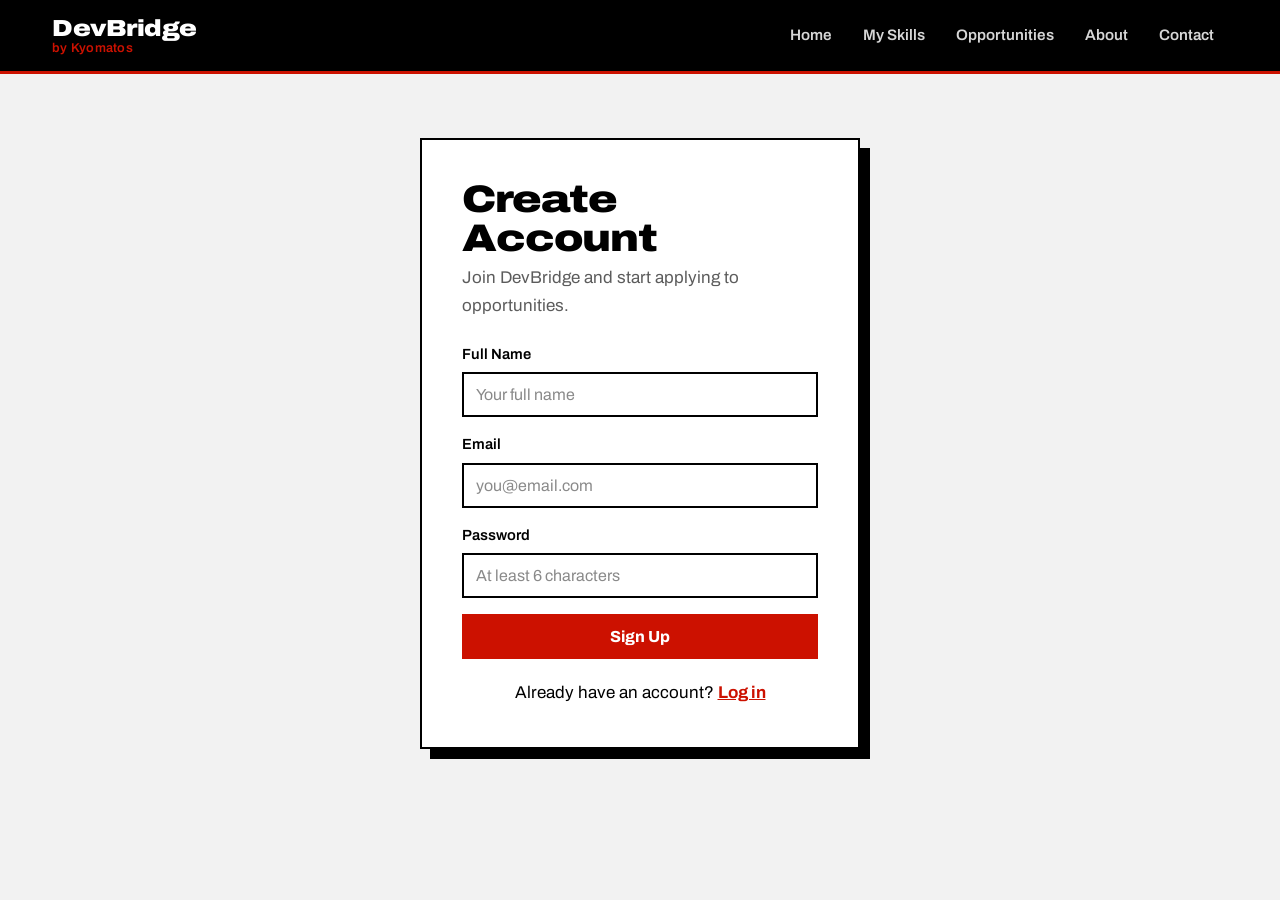
<file: signup.html>
<!DOCTYPE html>
<html lang="en">
<head>
    <meta charset="UTF-8">
    <meta name="viewport" content="width=device-width, initial-scale=1.0">
    <title>Sign Up - DevBridge</title>
    <link rel="stylesheet" href="styles.css">
    <link rel="preconnect" href="https://fonts.googleapis.com"><link rel="stylesheet" href="https://fonts.googleapis.com/css2?family=Archivo:wdth,wght@62..125,100..900&display=swap">
</head>
<body>
    <header>
        <nav>
            <div class="logo" style="line-height:1.1;">DevBridge<span style="display:block; font-weight:400; font-size:0.55em; opacity:0.75;">by Kyomatos</span></div>
            <ul class="nav-links">
                <li><a href="index.html">Home</a></li>
                <li><a href="my-skills.html">My Skills</a></li>
                <li><a href="opportunities.html">Opportunities</a></li>
                <li><a href="about.html">About</a></li>
                <li><a href="contact.html">Contact</a></li>
            </ul>
        </nav>
    </header>

    <section class="auth-card">
        <h1 style="margin-bottom: 8px;">Create Account</h1>
        <p style="color:#5c5c5c; margin-bottom:24px;">Join DevBridge and start applying to opportunities.</p>

        <div id="signup-success" style="display:none; background:#f0fdf4; border:1px solid #bbf7d0; padding:16px; border-radius:8px; margin-bottom:16px;">
            <strong>Check your email!</strong>
            <p style="margin-top:6px;">We sent a confirmation link to your inbox. Click it, then <a href="login.html">log in</a>.</p>
        </div>

        <form id="signup-form">
            <div style="margin-bottom: 16px;">
                <label for="signup-name" style="display:block; margin-bottom:6px; font-weight:600;">Full Name</label>
                <input type="text" id="signup-name" required placeholder="Your full name"
                    style="width:100%; padding:12px; border:2px solid #000; border-radius:0;">
            </div>
            <div style="margin-bottom: 16px;">
                <label for="signup-email" style="display:block; margin-bottom:6px; font-weight:600;">Email</label>
                <input type="email" id="signup-email" required placeholder="you@email.com"
                    style="width:100%; padding:12px; border:2px solid #000; border-radius:0;">
            </div>
            <div style="margin-bottom: 16px;">
                <label for="signup-password" style="display:block; margin-bottom:6px; font-weight:600;">Password</label>
                <input type="password" id="signup-password" required placeholder="At least 6 characters" minlength="6"
                    style="width:100%; padding:12px; border:2px solid #000; border-radius:0;">
            </div>
            <div id="signup-error" style="color:#990d00; border-left:4px solid #cc1100; padding-left:10px; margin-bottom:12px; display:none;"></div>
            <button type="submit" class="cta-button primary" style="width:100%; padding:12px;">Sign Up</button>
        </form>

        <p style="margin-top: 20px; text-align:center;">
            Already have an account? <a href="login.html">Log in</a>
        </p>
    </section>

    <script src="supabase.js"></script>
    <script src="auth.js"></script>
    <script>
        document.getElementById('signup-form').addEventListener('submit', async function(e) {
            e.preventDefault();
            const name = document.getElementById('signup-name').value.trim();
            const email = document.getElementById('signup-email').value.trim();
            const password = document.getElementById('signup-password').value;
            const errorEl = document.getElementById('signup-error');
            errorEl.style.display = 'none';

            try {
                const result = await Auth.signUp(name, email, password);
                if (Auth.isLoggedIn()) {
                    // Email confirmation is off — user is logged in immediately
                    window.location.href = 'profile.html';
                } else {
                    // Email confirmation required — show message instead of redirecting
                    document.getElementById('signup-form').style.display = 'none';
                    document.getElementById('signup-success').style.display = 'block';
                }
            } catch (err) {
                errorEl.textContent = err.message;
                errorEl.style.display = 'block';
            }
        });
    </script>
</body>
</html>
</file>
<file: styles.css>
* {
    margin: 0;
    padding: 0;
    box-sizing: border-box;
}

:root {
    --primary-color: #cc1100;
    --secondary-color: #000000;
    --accent-color: #cc1100;
    --text-dark: #000000;
    --text-light: #666;
    --bg-light: #f8f9fa;
    --white: #ffffff;
    --success: #10b981;
    --danger: #ef4444;
    --warning: #f59e0b;
}

body {
    font-family: -apple-system, BlinkMacSystemFont, 'Segoe UI', Roboto, Oxygen, Ubuntu, Cantarell, sans-serif;
    line-height: 1.6;
    color: var(--text-dark);
    background: var(--white);
}

.container {
    max-width: 1200px;
    margin: 0 auto;
    padding: 0 2rem;
}

/* Header & Navigation */
header {
    background: var(--white);
    box-shadow: 0 2px 10px rgba(0,0,0,0.1);
    position: sticky;
    top: 0;
    z-index: 1000;
}

nav {
    max-width: 1200px;
    margin: 0 auto;
    padding: 1rem 2rem;
    display: flex;
    justify-content: space-between;
    align-items: center;
    gap: 2rem;
}

.logo {
    font-size: 1.5rem;
    font-weight: 700;
    color: var(--text-dark);
    letter-spacing: 1px;
}

.nav-links {
    display: flex;
    gap: 2rem;
    list-style: none;
}

.nav-links a {
    text-decoration: none;
    color: var(--text-dark);
    font-weight: 500;
    transition: color 0.3s ease;
    position: relative;
}

.nav-links a:hover,
.nav-links a.active {
    color: var(--primary-color);
}

.nav-links a.active::after {
    content: '';
    position: absolute;
    bottom: -5px;
    left: 0;
    right: 0;
    height: 2px;
    background: var(--primary-color);
}

.user-section {
    display: flex;
    align-items: center;
    gap: 1rem;
}

#user-name {
    color: var(--text-light);
}

.profile-btn {
    padding: 0.5rem 1rem;
    background: var(--primary-color);
    color: white;
    text-decoration: none;
    border-radius: 5px;
    transition: background 0.3s ease;
}

.profile-btn:hover,
.profile-btn.active {
    background: var(--secondary-color);
}

/* ===== HOME PAGE STYLES ===== */

/* Home Hero Section */
.home-hero {
    min-height: 90vh;
    display: flex;
    align-items: center;
    background: linear-gradient(135deg, var(--primary-color) 0%, var(--secondary-color) 100%);
    color: white;
    padding: 6rem 2rem;
    position: relative;
    overflow: hidden;
}

.hero-background {
    position: absolute;
    width: 100%;
    height: 100%;
    top: 0;
    left: 0;
}

.hero-accent {
    position: absolute;
    border-radius: 50%;
    opacity: 0.1;
}

.accent-1 {
    width: 500px;
    height: 500px;
    top: -100px;
    right: -100px;
    background: white;
}

.accent-2 {
    width: 300px;
    height: 300px;
    top: 50%;
    left: -50px;
    background: white;
}

.accent-3 {
    width: 200px;
    height: 200px;
    bottom: -50px;
    right: 10%;
    background: white;
}

.hero-content {
    max-width: 1200px;
    width: 100%;
    margin: 0 auto;
    display: grid;
    grid-template-columns: 1fr 1fr;
    gap: 3rem;
    align-items: center;
    position: relative;
    z-index: 2;
}

.hero-text {
    text-align: left;
}

.hero-badge {
    display: inline-block;
    background: rgba(255,255,255,0.2);
    color: white;
    padding: 0.6rem 1.2rem;
    border-radius: 50px;
    font-size: 0.9rem;
    font-weight: 600;
    margin-bottom: 2rem;
    backdrop-filter: blur(10px);
}

.home-hero h1 {
    font-size: 2.8rem;
    margin-bottom: 1.5rem;
    line-height: 1.2;
    font-weight: 700;
}

.gradient-text {
    background: linear-gradient(120deg, #cc1100 0%, #f5576c 100%);
    -webkit-background-clip: text;
    background-clip: text;
    color: transparent;
}

.hero-description {
    font-size: 1.15rem;
    margin-bottom: 2.5rem;
    opacity: 0.95;
    line-height: 1.7;
}

.hero-buttons {
    display: flex;
    gap: 1.5rem;
    margin-bottom: 2.5rem;
    flex-wrap: wrap;
}

.hero-meta {
    display: flex;
    flex-direction: column;
    gap: 1rem;
    margin-top: 2rem;
}

.meta-item {
    display: flex;
    align-items: center;
    gap: 0.8rem;
    font-size: 1rem;
    opacity: 0.9;
}

.meta-icon {
    display: flex;
    align-items: center;
    justify-content: center;
    width: 24px;
    height: 24px;
    background: rgba(255,255,255,0.2);
    border-radius: 50%;
    font-size: 0.8rem;
    flex-shrink: 0;
}

.hero-visual {
    display: flex;
    justify-content: center;
    align-items: center;
    position: relative;
}

.hero-img-wrapper {
    position: relative;
    max-width: 100%;
}

.hero-img-wrapper img {
    max-width: 100%;
    height: auto;
    filter: drop-shadow(0 20px 40px rgba(0,0,0,0.2));
}

/* Enhanced Stats Section */
.stats-showcase {
    padding: 5rem 2rem;
    background: linear-gradient(180deg, white 0%, var(--bg-light) 100%);
    margin: -3rem;
}

.stats-showcase .stats-grid {
    display: grid;
    grid-template-columns: repeat(auto-fit, minmax(250px, 1fr));
    gap: 2rem;
}

.stats-showcase .stat-card {
    background: white;
    padding: 2.5rem 2rem;
    border-radius: 12px;
    text-align: center;
    box-shadow: 0 8px 20px rgba(0,0,0,0.08);
    transition: all 0.3s ease;
    border-top: 3px solid var(--primary-color);
}

.stats-showcase .stat-card:hover {
    transform: translateY(-8px);
    box-shadow: 0 15px 35px rgba(204,17,0,0.2);
}

.stat-icon {
    font-size: 2.5rem;
    margin-bottom: 1rem;
}

.stat-number {
    font-size: 2.8rem;
    color: var(--primary-color);
    margin-bottom: 0.5rem;
    font-weight: 700;
}

.stat-label {
    color: var(--text-dark);
    font-size: 1.05rem;
    font-weight: 600;
    margin-bottom: 0.5rem;
}

.stat-description {
    color: var(--text-light);
    font-size: 0.9rem;
    margin: 0;
}

/* How It Works Section */
.how-it-works {
    background: white;
    padding: 6rem 2rem;
}

.section-intro {
    text-align: center;
    margin-bottom: 4rem;
}

.section-intro h2 {
    margin-bottom: 1rem;
}

.section-intro p {
    font-size: 1.1rem;
    color: var(--text-light);
}

.process-steps {
    display: grid;
    grid-template-columns: repeat(3, 1fr);
    gap: 2rem;
    align-items: center;
    max-width: 1000px;
    margin: 0 auto;
}

.step {
    text-align: center;
}

.step-number {
    display: flex;
    align-items: center;
    justify-content: center;
    width: 60px;
    height: 60px;
    background: linear-gradient(135deg, var(--primary-color) 0%, var(--secondary-color) 100%);
    color: white;
    border-radius: 50%;
    font-size: 1.8rem;
    font-weight: 700;
    margin: 0 auto 1.5rem;
    box-shadow: 0 8px 20px rgba(204,17,0,0.3);
}

.step-icon {
    font-size: 3rem;
    margin-bottom: 1rem;
}

.step-content h3 {
    font-size: 1.3rem;
    color: var(--text-dark);
    margin-bottom: 0.8rem;
}

.step-content p {
    color: var(--text-light);
    line-height: 1.6;
    margin-bottom: 1.2rem;
}

.step-link {
    color: var(--primary-color);
    text-decoration: none;
    font-weight: 600;
    transition: color 0.3s ease;
}

.step-link:hover {
    color: var(--secondary-color);
}

.step-divider {
    display: flex;
    justify-content: center;
    color: var(--primary-color);
    opacity: 0.3;
    height: 40px;
}

.step-divider svg {
    width: 20px;
    height: 40px;
}

/* Why Us Section */
.why-us {
    background: var(--bg-light);
    padding: 6rem 2rem;
}

.benefits-grid {
    display: grid;
    grid-template-columns: repeat(auto-fit, minmax(320px, 1fr));
    gap: 2rem;
}

.benefit-card {
    background: white;
    padding: 2.5rem 2rem;
    border-radius: 12px;
    box-shadow: 0 4px 15px rgba(0,0,0,0.08);
    transition: all 0.3s ease;
    text-align: center;
}

.benefit-card:hover {
    transform: translateY(-8px);
    box-shadow: 0 15px 35px rgba(204,17,0,0.15);
}

.benefit-icon {
    font-size: 3rem;
    margin-bottom: 1rem;
}

.benefit-card h3 {
    font-size: 1.2rem;
    color: var(--text-dark);
    margin-bottom: 1rem;
}

.benefit-card p {
    color: var(--text-light);
    line-height: 1.7;
    font-size: 0.95rem;
}

/* Testimonials Section */
.testimonials {
    background: white;
    padding: 6rem 2rem;
    margin: -2rem;
}

.testimonials-grid {
    display: grid;
    grid-template-columns: repeat(auto-fit, minmax(320px, 1fr));
    gap: 2rem;
}

.testimonial-card {
    background: var(--bg-light);
    padding: 2rem;
    border-radius: 12px;
    box-shadow: 0 4px 15px rgba(0,0,0,0.08);
    transition: all 0.3s ease;
    border-left: 4px solid var(--primary-color);
}

.testimonial-card:hover {
    box-shadow: 0 12px 30px rgba(204,17,0,0.15);
    transform: translateY(-4px);
}

.testimonial-header {
    display: flex;
    align-items: center;
    gap: 1rem;
    margin-bottom: 1.5rem;
}

.testimonial-avatar {
    width: 50px;
    height: 50px;
    border-radius: 50%;
    display: flex;
    align-items: center;
    justify-content: center;
    background: linear-gradient(135deg, var(--primary-color), var(--secondary-color));
    color: white;
    font-size: 1.5rem;
}

.testimonial-info h4 {
    color: var(--text-dark);
    margin: 0 0 0.3rem 0;
    font-size: 1rem;
}

.testimonial-info p {
    color: var(--text-light);
    margin: 0;
    font-size: 0.85rem;
}

.testimonial-text {
    color: var(--text-light);
    line-height: 1.7;
    margin-bottom: 1rem;
    font-style: italic;
}

.testimonial-rating {
    color: #f59e0b;
    font-size: 1rem;
}

/* Final CTA Section */
.final-cta {
    background: linear-gradient(135deg, var(--primary-color) 0%, var(--secondary-color) 100%);
    padding: 5rem 2rem;
    color: white;
}

.cta-box {
    max-width: 800px;
    margin: 0 auto;
    text-align: center;
}

.cta-content h2 {
    font-size: 2.5rem;
    margin-bottom: 1rem;
    color: white;
}

.cta-content > p {
    font-size: 1.1rem;
    opacity: 0.95;
    margin-bottom: 2.5rem;
}

.cta-actions {
    display: flex;
    gap: 1.5rem;
    justify-content: center;
    flex-wrap: wrap;
}

/* Responsive Design for Home */
@media (max-width: 768px) {
    .home-hero {
        min-height: auto;
        padding: 4rem 2rem;
    }

    .hero-content {
        grid-template-columns: 1fr;
        gap: 2rem;
    }

    .home-hero h1 {
        font-size: 2.2rem;
    }

    .hero-buttons {
        flex-direction: column;
    }

    .process-steps {
        grid-template-columns: 1fr;
    }

    .step-divider {
        display: none;
    }

    .accent-1 {
        width: 300px;
        height: 300px;
    }

    .accent-2,
    .accent-3 {
        display: none;
    }
}

/* Buttons */
.cta-button {
    display: inline-block;
    padding: 1rem 1rem;
    text-decoration: none;
    border-radius: 50px;
    font-weight: 600;
    font-size: 1rem;
    transition: all 0.3s ease;
    border: none;
    cursor: pointer;
}

.cta-button.primary {
    background: white;
    color: var(--primary-color);
    box-shadow: 0 4px 15px rgba(0,0,0,0.2);
}

.cta-button.primary:hover {
    transform: translateY(-2px);
    box-shadow: 0 6px 20px rgba(0,0,0,0.3);
}

.cta-button.secondary {
    background: transparent;
    color: white;
    border: 2px solid white;
}

.cta-button.secondary:hover {
    background: white;
    color: var(--primary-color);
}

.cta-button.large {
    padding: 1.2rem 3rem;
    font-size: 1.1rem;
}

/* Stats Section - Keep for backwards compatibility */
.stats-section {
    padding: 4rem 2rem;
    background: var(--bg-light);
}

.stats-grid {
    display: flex;
    flex-wrap: wrap;
    gap: 2rem;
}

.stat-card {
    background: white;
    padding: 2rem;
    border-radius: 10px;
    text-align: center;
    box-shadow: 0 4px 6px rgba(0,0,0,0.05);
}

.stat-card h3 {
    font-size: 3rem;
    color: var(--primary-color);
    margin-bottom: 0.5rem;
}

.stat-card p {
    color: var(--text-light);
    font-size: 1.1rem;
}

/* Section */
.section {
    padding: 5rem 2rem;
}

.section h2 {
    font-size: 2.5rem;
    margin-bottom: 3rem;
    color: var(--text-dark);
    text-align: center;
}

/* Features */
.features {
    display: grid;
    grid-template-columns: repeat(auto-fit, minmax(300px, 1fr));
    gap: 2rem;
}

.feature-card {
    background: var(--bg-light);
    padding: 2rem;
    border-radius: 10px;
    transition: all 0.3s ease;
}

.feature-card:hover {
    transform: translateY(-5px);
    box-shadow: 0 10px 25px rgba(0,0,0,0.1);
}

.feature-card .icon {
    font-size: 3rem;
    margin-bottom: 1rem;
}

.feature-card h3 {
    color: var(--primary-color);
    margin-bottom: 1rem;
    font-size: 1.5rem;
}

.feature-card p {
    color: var(--text-light);
    line-height: 1.8;
    margin-bottom: 1rem;
}

.feature-link {
    color: var(--primary-color);
    text-decoration: none;
    font-weight: 600;
    transition: color 0.3s ease;
}

.feature-link:hover {
    color: var(--secondary-color);
}

/* Page Header */
.page-header {
    background: linear-gradient(135deg, var(--primary-color) 0%, var(--secondary-color) 100%);
    color: white;
    padding: 4rem 2rem;
    text-align: center;
}

.page-header h1 {
    font-size: 3rem;
    margin-bottom: 0.5rem;
}

.page-header p {
    font-size: 1.2rem;
    opacity: 0.9;
}

/* Forms */
.skill-form,
.contact-form,
.profile-form {
    background: white;
    padding: 2rem;
    border-radius: 10px;
    box-shadow: 0 4px 6px rgba(0,0,0,0.05);
}

.form-group {
    margin-bottom: 1.5rem;
}

.form-group label {
    display: block;
    margin-bottom: 0.5rem;
    font-weight: 600;
    color: var(--text-dark);
}

.form-group input,
.form-group select,
.form-group textarea {
    width: 100%;
    padding: 0.75rem;
    border: 2px solid #e2e8f0;
    border-radius: 5px;
    font-size: 1rem;
    transition: border-color 0.3s ease;
}

.form-group input:focus,
.form-group select:focus,
.form-group textarea:focus {
    outline: none;
    border-color: var(--primary-color);
}

/* Skills Management */
.add-skill-section {
    margin-bottom: 4rem;
}

.my-skills-list h2 {
    text-align: left;
    font-size: 2rem;
    margin-bottom: 1.5rem;
}

.filter-section {
    display: flex;
    gap: 1rem;
    margin-bottom: 2rem;
    flex-wrap: wrap;
}

.filter-section input,
.filter-section select {
    flex: 1;
    min-width: 200px;
    padding: 0.75rem;
    border: 2px solid #e2e8f0;
    border-radius: 5px;
    font-size: 1rem;
}

.skills-grid {
    display: grid;
    grid-template-columns: repeat(auto-fill, minmax(280px, 1fr));
    gap: 1.5rem;
}

.skill-card {
    background: white;
    border: 2px solid #e2e8f0;
    border-radius: 10px;
    padding: 1.5rem;
    transition: all 0.3s ease;
    position: relative;
}

.skill-card:hover {
    border-color: var(--primary-color);
    box-shadow: 0 4px 12px rgba(204,17,0,0.15);
}

.skill-card-header {
    display: flex;
    justify-content: space-between;
    align-items: start;
    margin-bottom: 1rem;
}

.skill-card h3 {
    color: var(--text-dark);
    font-size: 1.3rem;
    margin-bottom: 0.5rem;
}

.skill-category {
    display: inline-block;
    padding: 0.25rem 0.75rem;
    background: var(--primary-color);
    color: white;
    border-radius: 20px;
    font-size: 0.85rem;
    margin-bottom: 0.5rem;
}

.skill-level {
    display: inline-block;
    padding: 0.25rem 0.75rem;
    background: var(--bg-light);
    color: var(--text-dark);
    border-radius: 20px;
    font-size: 0.85rem;
    margin-bottom: 0.5rem;
}

.skill-source {
    color: var(--text-light);
    font-size: 0.9rem;
    margin-bottom: 0.5rem;
}

.skill-description {
    color: var(--text-light);
    font-size: 0.95rem;
    line-height: 1.5;
    margin-top: 1rem;
}

.skill-actions {
    margin-top: 1rem;
    display: flex;
    gap: 0.5rem;
}

.btn-delete {
    padding: 0.5rem 1rem;
    background: var(--danger);
    color: white;
    border: none;
    border-radius: 5px;
    cursor: pointer;
    font-size: 0.9rem;
    transition: background 0.3s ease;
}

.btn-delete:hover {
    background: #dc2626;
}

/* Opportunities */
.opportunities-filters {
    display: flex;
    gap: 1rem;
    margin-bottom: 2rem;
    flex-wrap: wrap;
}

.filter-group {
    flex: 1;
    min-width: 200px;
}

.filter-group input,
.filter-group select {
    width: 100%;
    padding: 0.75rem;
    border: 2px solid #e2e8f0;
    border-radius: 5px;
    font-size: 1rem;
}

.results-header {
    display: flex;
    justify-content: space-between;
    align-items: center;
    margin-bottom: 2rem;
    flex-wrap: wrap;
    gap: 1rem;
}

.results-header h2 {
    margin: 0;
    font-size: 2rem;
    text-align: left;
}

.view-toggle {
    display: flex;
    gap: 0.5rem;
}

.toggle-btn {
    padding: 0.5rem 1rem;
    background: var(--bg-light);
    border: 2px solid #e2e8f0;
    border-radius: 5px;
    cursor: pointer;
    transition: all 0.3s ease;
}

.toggle-btn.active {
    background: var(--primary-color);
    color: white;
    border-color: var(--primary-color);
}

.opportunities-grid {
    display: grid;
    grid-template-columns: repeat(auto-fill, minmax(320px, 1fr));
    gap: 2rem;
}

.opportunity-card {
    background: white;
    border: 2px solid #e2e8f0;
    border-radius: 10px;
    padding: 1.5rem;
    transition: all 0.3s ease;
    cursor: pointer;
}

.opportunity-card:hover {
    border-color: var(--primary-color);
    box-shadow: 0 6px 15px rgba(204,17,0,0.15);
}

.opportunity-header {
    margin-bottom: 1rem;
}

.opportunity-card h3 {
    color: var(--text-dark);
    font-size: 1.4rem;
    margin-bottom: 0.5rem;
}

.opportunity-company {
    color: var(--text-light);
    font-size: 1rem;
    margin-bottom: 0.5rem;
}

.opportunity-tags {
    display: flex;
    flex-wrap: wrap;
    gap: 0.5rem;
    margin-bottom: 1rem;
}

.tag {
    padding: 0.25rem 0.75rem;
    border-radius: 20px;
    font-size: 0.85rem;
}

.tag.type {
    background: var(--primary-color);
    color: white;
}

.tag.location {
    background: var(--bg-light);
    color: var(--text-dark);
}

.tag.skill {
    background: var(--accent-color);
    color: white;
}

.opportunity-description {
    color: var(--text-light);
    font-size: 0.95rem;
    line-height: 1.6;
    margin-bottom: 1rem;
}

.opportunity-match {
    background: var(--success);
    color: white;
    padding: 0.5rem 1rem;
    border-radius: 5px;
    text-align: center;
    font-weight: 600;
    margin-bottom: 1rem;
}

.opportunity-footer {
    display: flex;
    justify-content: space-between;
    align-items: center;
    margin-top: 1rem;
    padding-top: 1rem;
    border-top: 1px solid #e2e8f0;
}

.btn-apply {
    padding: 0.5rem 1.5rem;
    background: var(--primary-color);
    color: white;
    border: none;
    border-radius: 5px;
    cursor: pointer;
    font-weight: 600;
    transition: background 0.3s ease;
}

.btn-apply:hover {
    background: var(--secondary-color);
}

.btn-view-details {
    padding: 0.5rem 1.5rem;
    background: transparent;
    color: var(--primary-color);
    border: 2px solid var(--primary-color);
    border-radius: 5px;
    cursor: pointer;
    font-weight: 600;
    transition: all 0.3s ease;
}

.btn-view-details:hover {
    background: var(--primary-color);
    color: white;
}

/* Modal */
.modal {
    display: none;
    position: fixed;
    z-index: 2000;
    left: 0;
    top: 0;
    width: 100%;
    height: 100%;
    background-color: rgba(0,0,0,0.5);
    overflow: auto;
}

.modal.active {
    display: flex;
    align-items: center;
    justify-content: center;
}

.modal-content {
    background: white;
    margin: 2rem;
    padding: 2rem;
    border-radius: 10px;
    max-width: 600px;
    width: 100%;
    max-height: 90vh;
    overflow-y: auto;
    position: relative;
}

.close-modal {
    position: absolute;
    right: 1.5rem;
    top: 1.5rem;
    font-size: 2rem;
    font-weight: bold;
    color: var(--text-light);
    cursor: pointer;
    transition: color 0.3s ease;
}

.close-modal:hover {
    color: var(--text-dark);
}

/* Profile */
.profile-grid {
    display: grid;
    grid-template-columns: 300px 1fr;
    gap: 2rem;
}

.profile-sidebar {
    display: flex;
    flex-direction: column;
    gap: 1.5rem;
}

.profile-card {
    background: white;
    padding: 2rem;
    border-radius: 10px;
    box-shadow: 0 4px 6px rgba(0,0,0,0.05);
    text-align: center;
}

.profile-avatar {
    margin-bottom: 1rem;
}

.avatar-placeholder {
    width: 100px;
    height: 100px;
    background: var(--bg-light);
    border-radius: 50%;
    display: flex;
    align-items: center;
    justify-content: center;
    font-size: 3rem;
    margin: 0 auto;
}

.profile-card h2 {
    margin-bottom: 0.5rem;
    font-size: 1.5rem;
}

.profile-card p {
    color: var(--text-light);
    margin-bottom: 1rem;
}

.stats-card {
    background: white;
    padding: 1.5rem;
    border-radius: 10px;
    box-shadow: 0 4px 6px rgba(0,0,0,0.05);
}

.stats-card h3 {
    margin-bottom: 1rem;
    color: var(--text-dark);
}

.stat-item {
    display: flex;
    justify-content: space-between;
    padding: 0.75rem 0;
    border-bottom: 1px solid #e2e8f0;
}

.stat-item:last-child {
    border-bottom: none;
}

.stat-label {
    color: var(--text-light);
}

.stat-value {
    font-weight: 700;
    color: var(--primary-color);
    font-size: 1.2rem;
}

.profile-section {
    background: white;
    padding: 2rem;
    border-radius: 10px;
    box-shadow: 0 4px 6px rgba(0,0,0,0.05);
    margin-bottom: 2rem;
}

.section-header {
    display: flex;
    justify-content: space-between;
    align-items: center;
    margin-bottom: 1.5rem;
}

.section-header h2 {
    margin: 0;
    font-size: 1.8rem;
    text-align: left;
}

.btn-link {
    color: var(--primary-color);
    text-decoration: none;
    font-weight: 600;
    transition: color 0.3s ease;
}

.btn-link:hover {
    color: var(--secondary-color);
}

.skills-showcase {
    display: flex;
    flex-wrap: wrap;
    gap: 0.5rem;
}

.skill-badge {
    padding: 0.5rem 1rem;
    background: var(--primary-color);
    color: white;
    border-radius: 20px;
    font-size: 0.9rem;
}

.opportunities-list {
    display: flex;
    flex-direction: column;
    gap: 1rem;
}

/* Contact */
.contact-grid {
    display: grid;
    grid-template-columns: 1fr 1fr;
    gap: 3rem;
}

.contact-form-section h2,
.contact-info-section h2 {
    font-size: 2rem;
    margin-bottom: 1.5rem;
    text-align: left;
}

.contact-info-card {
    background: var(--bg-light);
    padding: 2rem;
    border-radius: 10px;
    margin-bottom: 2rem;
}

.contact-item {
    display: flex;
    gap: 1rem;
    margin-bottom: 1.5rem;
}

.contact-item:last-child {
    margin-bottom: 0;
}

.contact-icon {
    font-size: 2rem;
    flex-shrink: 0;
}

.contact-item h4 {
    margin-bottom: 0.25rem;
    color: var(--text-dark);
}

.contact-item p {
    color: var(--text-light);
    font-size: 0.95rem;
}

.faq-section h3 {
    margin-bottom: 1rem;
    color: var(--text-dark);
}

.faq-item {
    margin-bottom: 1.5rem;
    padding-bottom: 1.5rem;
    border-bottom: 1px solid #e2e8f0;
}

.faq-item:last-child {
    border-bottom: none;
}

.faq-item strong {
    display: block;
    margin-bottom: 0.5rem;
    color: var(--text-dark);
}

.faq-item p {
    color: var(--text-light);
    font-size: 0.95rem;
}

.form-message {
    margin-top: 1rem;
    padding: 1rem;
    border-radius: 5px;
    display: none;
}

.form-message.success {
    display: block;
    background: #d1fae5;
    color: var(--success);
}

.form-message.error {
    display: block;
    background: #fee2e2;
    color: var(--danger);
}

/* About */
.about-content {
    max-width: 900px;
    margin: 0 auto;
}

.about-content h2 {
    font-size: 2rem;
    margin-top: 3rem;
    margin-bottom: 1rem;
    text-align: left;
}

.about-content h2:first-child {
    margin-top: 0;
}

.about-content p {
    color: var(--text-light);
    font-size: 1.1rem;
    line-height: 1.8;
    margin-bottom: 1.5rem;
}

/* CTA Section */
.cta-section {
    background: linear-gradient(135deg, var(--primary-color) 0%, var(--secondary-color) 100%);
    color: white;
    padding: 5rem 2rem;
    text-align: center;
}

.cta-section h2 {
    color: white;
    font-size: 2.5rem;
    margin-bottom: 1rem;
}

.cta-section p {
    font-size: 1.2rem;
    margin-bottom: 2rem;
    opacity: 0.9;
}

/* Empty States */
.empty-state {
    text-align: center;
    padding: 4rem 2rem;
    color: var(--text-light);
}

.empty-state-small {
    text-align: center;
    padding: 2rem;
    color: var(--text-light);
}

.empty-icon {
    font-size: 4rem;
    margin-bottom: 1rem;
}

.empty-state h3 {
    color: var(--text-dark);
    margin-bottom: 0.5rem;
}

/* ===== ABOUT PAGE STYLES ===== */

/* About Hero Section */
.about-hero {
    background: linear-gradient(135deg, var(--primary-color) 0%, var(--secondary-color) 100%);
    color: white;
    padding: 6rem 2rem;
    position: relative;
    overflow: hidden;
}

.about-hero .container {
    position: relative;
    z-index: 2;
}

.about-hero-content {
    max-width: 600px;
    text-align: left;
}

.about-hero h1 {
    font-size: 3.5rem;
    margin-bottom: 1rem;
    line-height: 1.1;
    font-weight: 700;
}

.hero-subtitle {
    font-size: 1.5rem;
    margin-bottom: 1rem;
    opacity: 0.95;
}

.hero-description {
    font-size: 1.1rem;
    opacity: 0.9;
    line-height: 1.6;
}

.about-hero-accent {
    position: absolute;
    right: 0;
    top: 0;
    width: 300px;
    height: 300px;
    background: rgba(255,255,255,0.1);
    border-radius: 50%;
    bottom: -50px;
}

/* Mission Section */
.about-mission {
    background: white;
    padding: 6rem 2rem;
}

.mission-grid {
    display: grid;
    grid-template-columns: 1fr 1fr;
    gap: 4rem;
    align-items: center;
}

.mission-content h2 {
    font-size: 2.5rem;
    margin-bottom: 1.5rem;
    color: var(--text-dark);
    text-align: left;
}

.mission-content p {
    font-size: 1.1rem;
    color: var(--text-light);
    margin-bottom: 1.5rem;
    line-height: 1.8;
}

.mission-content p:first-of-type {
    font-size: 1.3rem;
    font-weight: 600;
    color: var(--primary-color);
}

.mission-highlight {
    display: flex;
    gap: 1rem;
    align-items: flex-start;
    background: rgba(204,17,0,0.1);
    padding: 2rem;
    border-radius: 10px;
    margin-top: 2rem;
}

.highlight-icon {
    font-size: 2.5rem;
    flex-shrink: 0;
}

.mission-highlight p {
    margin: 0;
    font-size: 1rem;
}

.mission-visual {
    position: relative;
    height: 400px;
}

.visual-box {
    position: absolute;
    border-radius: 15px;
}

.gradient-1 {
    width: 100%;
    height: 60%;
    background: linear-gradient(135deg, var(--primary-color) 0%, var(--accent-color) 100%);
    top: 0;
    left: 0;
    box-shadow: 0 20px 40px rgba(204,17,0,0.3);
}

.gradient-2 {
    width: 85%;
    height: 50%;
    background: linear-gradient(135deg, var(--secondary-color) 0%, var(--primary-color) 100%);
    bottom: 0;
    right: 0;
    box-shadow: 0 20px 40px rgba(0,0,0,0.3);
}

/* Values Section */
.values-section {
    background: var(--bg-light);
    padding: 6rem 2rem;
}

.values-section h2 {
    font-size: 2.8rem;
    text-align: center;
    margin-bottom: 4rem;
    color: var(--text-dark);
}

.values-grid {
    display: grid;
    grid-template-columns: repeat(auto-fit, minmax(320px, 1fr));
    gap: 2.5rem;
}

.value-card {
    background: white;
    padding: 1rem;
    border-radius: 12px;
    box-shadow: 0 4px 15px rgba(0,0,0,0.08);
    transition: all 0.3s ease;
    text-align: center;
    border-top: 4px solid transparent;
}

.value-card:hover {
    transform: translateY(-8px);
    box-shadow: 0 15px 35px rgba(204,17,0,0.15);
    border-top-color: var(--primary-color);
}

.value-icon {
    font-size: 3.5rem;
    margin-bottom: 1rem;
}

.value-card h3 {
    font-size: 1.4rem;
    color: var(--text-dark);
    margin-bottom: 1rem;
}

.value-card p {
    color: var(--text-light);
    line-height: 1.8;
    font-size: 0.95rem;
}

/* Story Section */
.story-section {
    background: white;
    padding: 6rem 2rem;
}

.story-section h2 {
    font-size: 2.8rem;
    text-align: center;
    margin-bottom: 4rem;
    color: var(--text-dark);
}

.story-timeline {
    position: relative;
    max-width: 900px;
    margin: 0 auto;
}

.story-timeline::before {
    content: '';
    position: absolute;
    left: 30px;
    top: 0;
    bottom: 0;
    width: 2px;
    background: linear-gradient(180deg, var(--primary-color) 0%, var(--secondary-color) 100%);
}

.timeline-item {
    display: flex;
    gap: 3rem;
    margin-bottom: 3rem;
    position: relative;
    padding-left: 0;
}

.timeline-item:last-child {
    margin-bottom: 0;
}

.timeline-marker {
    position: absolute;
    left: 0;
    width: 60px;
    height: 60px;
    background: linear-gradient(135deg, var(--primary-color) 0%, var(--secondary-color) 100%);
    border-radius: 50%;
    display: flex;
    align-items: center;
    justify-content: center;
    color: white;
    font-weight: 600;
    font-size: 1.3rem;
    box-shadow: 0 4px 15px rgba(204,17,0,0.3);
}

.timeline-content {
    margin-left: 100px;
    background: var(--bg-light);
    padding: 2rem;
    border-radius: 10px;
    transition: all 0.3s ease;
}

.timeline-content:hover {
    background: white;
    box-shadow: 0 8px 25px rgba(0,0,0,0.1);
}

.timeline-content h3 {
    font-size: 1.4rem;
    color: var(--primary-color);
    margin-bottom: 0.5rem;
}

.timeline-content p {
    color: var(--text-light);
    line-height: 1.8;
}

/* Stats Highlight Section */
.stats-highlight {
    background: linear-gradient(135deg, var(--primary-color) 0%, var(--secondary-color) 100%);
    color: white;
    padding: 4rem 2rem;
}

.stats-highlight .stats-grid {
    display: grid;
    grid-template-columns: repeat(auto-fit, minmax(200px, 1fr));
    gap: 2rem;
}

.stats-highlight .stat-card {
    background: rgba(255,255,255,0.15);
    backdrop-filter: blur(10px);
    border: 1px solid rgba(255,255,255,0.2);
    padding: 0.7rem;
    border-radius: 12px;
    text-align: center;
    box-shadow: none;
}

.stat-card .stat-number {
    font-size: 3.5rem;
    font-weight: 700;
    color: white;
    margin-bottom: 0.5rem;
    display: block;
}

.stat-card .stat-label {
    font-size: 1.1rem;
    color: rgba(255,255,255,0.8);
    display: block;
}

/* CTA Section */
.cta-section {
    background: white;
    padding: 5rem 2rem;
}

.cta-content {
    text-align: center;
    max-width: 700px;
    margin: 0 auto;
}

.cta-content h2 {
    font-size: 2.5rem;
    color: var(--text-dark);
    margin-bottom: 1.5rem;
}

.cta-content > p {
    font-size: 1.2rem;
    color: var(--text-light);
    margin-bottom: 2.5rem;
}

.cta-buttons {
    display: flex;
    gap: 1.5rem;
    justify-content: center;
    flex-wrap: wrap;
}

/* Responsive Design */
@media (max-width: 768px) {
    .about-hero h1 {
        font-size: 2.5rem;
    }

    .mission-grid {
        grid-template-columns: 1fr;
        gap: 2rem;
    }

    .mission-visual {
        height: 300px;
    }

    .story-timeline::before {
        left: 15px;
    }

    .timeline-marker {
        width: 50px;
        height: 50px;
        font-size: 1rem;
    }

    .timeline-content {
        margin-left: 80px;
        padding: 1.5rem;
    }

    .cta-buttons {
        flex-direction: column;
    }

    .stats-highlight .stats-grid {
        grid-template-columns: repeat(2, 1fr);
    }

    .values-grid {
        grid-template-columns: 1fr;
    }
}

/* ===== MY SKILLS PAGE STYLES ===== */

/* Skills Hero Section */
.skills-hero {
    background: linear-gradient(135deg, var(--primary-color) 0%, var(--secondary-color) 100%);
    color: white;
    padding: 5rem 2rem;
    position: relative;
    overflow: hidden;
}

.skills-hero .container {
    position: relative;
    z-index: 2;
}

.skills-hero-content {
    max-width: 700px;
}

.skills-hero h1 {
    font-size: 3.5rem;
    margin-bottom: 1rem;
    line-height: 1.1;
    font-weight: 700;
}

.skills-hero > .container > p {
    font-size: 1.2rem;
    opacity: 0.95;
    margin-bottom: 2.5rem;
    line-height: 1.6;
}

.hero-stats {
    display: flex;
    gap: 3rem;
}

.hero-stat {
    display: flex;
    flex-direction: column;
    gap: 0.5rem;
}

.stat-value {
    font-size: 2.5rem;
    font-weight: 700;
    color: white;
}

.stat-label {
    font-size: 0.95rem;
    opacity: 0.85;
    text-transform: uppercase;
    letter-spacing: 0.5px;
}

.skills-hero-accent {
    position: absolute;
    right: -50px;
    top: -50px;
    width: 400px;
    height: 400px;
    background: rgba(255,255,255,0.1);
    border-radius: 50%;
}

/* Add Skill Section */
.add-skill-section {
    background: white;
    padding: 5rem 2rem;
}

.section-header {
    text-align: center;
    margin-bottom: 4rem;
}

.section-header h2 {
    font-size: 2.5rem;
    color: var(--text-dark);
    margin-bottom: 1rem;
}

.section-subtitle {
    font-size: 1.1rem;
    color: var(--text-light);
}

.add-skill-container {
    max-width: 800px;
    margin: 0 auto;
    background: var(--bg-light);
    padding: 3rem;
    border-radius: 15px;
    box-shadow: 0 10px 30px rgba(0,0,0,0.08);
}

.skill-form {
    display: flex;
    flex-direction: column;
    gap: 1.5rem;
}

.form-row {
    display: grid;
    grid-template-columns: 1fr 1fr;
    gap: 1.5rem;
}

.form-group {
    display: flex;
    flex-direction: column;
    gap: 0.6rem;
}

.form-group.full-width {
    grid-column: 1 / -1;
}

.form-group label {
    font-weight: 600;
    color: var(--text-dark);
    font-size: 0.95rem;
}

.required {
    color: var(--danger);
}

.optional {
    color: var(--text-light);
    font-weight: 400;
    font-size: 0.85rem;
}

.form-group input,
.form-group select,
.form-group textarea {
    padding: 0.875rem 1rem;
    border: 2px solid #e0e0e0;
    border-radius: 8px;
    font-size: 0.95rem;
    font-family: inherit;
    transition: all 0.3s ease;
    background: white;
}

.form-group input:focus,
.form-group select:focus,
.form-group textarea:focus {
    outline: none;
    border-color: var(--primary-color);
    box-shadow: 0 0 0 3px rgba(204,17,0,0.1);
}

.form-group textarea {
    resize: vertical;
    min-height: 100px;
}

.form-actions {
    margin-top: 1rem;
    display: flex;
    gap: 1rem;
}

.btn-icon {
    font-size: 1.2rem;
    margin-right: 0.5rem;
}

/* Skills List Section */
.skills-list-section {
    background: var(--bg-light);
    padding: 5rem 2rem;
}

.skills-controls {
    display: grid;
    grid-template-columns: 1fr 200px;
    gap: 1.5rem;
    margin-bottom: 3rem;
}

.search-box {
    position: relative;
    display: flex;
    align-items: center;
}

.search-icon {
    position: absolute;
    left: 1rem;
    font-size: 1.2rem;
    pointer-events: none;
}

.search-box input,
.filter-select {
    width: 100%;
    padding: 0.875rem 1rem;
    border: 2px solid white;
    border-radius: 10px;
    font-size: 0.95rem;
    font-family: inherit;
    background: white;
    transition: all 0.3s ease;
}

.search-box input {
    padding-left: 3rem;
}

.search-box input:focus,
.filter-select:focus {
    outline: none;
    border-color: var(--primary-color);
    box-shadow: 0 4px 12px rgba(204,17,0,0.2);
}

.skills-grid {
    display: grid;
    grid-template-columns: repeat(auto-fill, minmax(300px, 1fr));
    gap: 2rem;
}

/* Skill Card Styles */
.skill-card {
    background: white;
    border-radius: 12px;
    padding: 1rem;
    box-shadow: 0 4px 15px rgba(0,0,0,0.08);
    transition: all 0.3s ease;
    border-left: 4px solid var(--primary-color);
    position: relative;
    overflow: hidden;
}

.skill-card::before {
    content: '';
    position: absolute;
    top: 0;
    right: 0;
    width: 100px;
    height: 100px;
    background: linear-gradient(135deg, var(--primary-color) 0%, var(--secondary-color) 100%);
    opacity: 0.05;
    border-radius: 50%;
}

.skill-card:hover {
    transform: translateY(-8px);
    box-shadow: 0 12px 30px rgba(204,17,0,0.2);
}

.skill-header {
    display: flex;
    justify-content: space-between;
    align-items: flex-start;
    margin-bottom: 1rem;
    position: relative;
    z-index: 1;
}

.skill-name {
    font-size: 1.3rem;
    font-weight: 600;
    color: var(--text-dark);
}

.skill-category {
    display: inline-block;
    background: linear-gradient(135deg, var(--primary-color) 0%, var(--secondary-color) 100%);
    color: white;
    padding: 0.4rem 1rem;
    border-radius: 20px;
    font-size: 0.75rem;
    font-weight: 600;
    text-transform: uppercase;
    letter-spacing: 0.5px;
}

.skill-meta {
    display: flex;
    flex-direction: column;
    gap: 1rem;
    margin: 1.5rem 0;
    position: relative;
    z-index: 1;
}

.skill-meta-item {
    display: flex;
    gap: 0.5rem;
    font-size: 0.9rem;
}

.skill-meta-label {
    color: var(--text-light);
    font-weight: 500;
    min-width: 70px;
}

.skill-meta-value {
    color: var(--text-dark);
    font-weight: 600;
}

.skill-description {
    color: var(--text-light);
    line-height: 1.6;
    margin: 1rem 0;
    font-size: 0.9rem;
    position: relative;
    z-index: 1;
}

.skill-level-badge {
    display: inline-block;
    padding: 0.5rem 1rem;
    border-radius: 8px;
    font-size: 0.85rem;
    font-weight: 600;
    margin-bottom: 1rem;
}

.level-beginner {
    background: #e0f2fe;
    color: #0369a1;
}

.level-intermediate {
    background: #dbeafe;
    color: #1e40af;
}

.level-advanced {
    background: #dcfce7;
    color: #15803d;
}

.level-expert {
    background: #fce7f3;
    color: #be185d;
}

.skill-actions {
    display: flex;
    gap: 0.5rem;
    margin-top: 1.5rem;
    position: relative;
    z-index: 1;
}

.skill-btn {
    padding: 0.6rem 1rem;
    border: none;
    border-radius: 6px;
    font-size: 0.85rem;
    cursor: pointer;
    transition: all 0.3s ease;
    font-weight: 600;
}

.skill-btn-edit {
    background: var(--primary-color);
    color: white;
}

.skill-btn-edit:hover {
    background: var(--secondary-color);
}

.skill-btn-delete {
    background: var(--danger);
    color: white;
}

.skill-btn-delete:hover {
    background: #dc2626;
}

/* Responsive Design for My Skills Page */
@media (max-width: 768px) {
    .skills-hero h1 {
        font-size: 2.2rem;
    }

    .add-skill-container {
        padding: 2rem 1.5rem;
    }

    .form-row {
        grid-template-columns: 1fr;
    }

    .skills-controls {
        grid-template-columns: 1fr;
    }

    .skills-grid {
        grid-template-columns: 1fr;
    }

    .hero-stats {
        flex-direction: column;
        gap: 1.5rem;
    }
}

/* ===== CONTACT PAGE STYLES ===== */

/* Contact Hero Section */
.contact-hero {
    background: linear-gradient(135deg, var(--primary-color) 0%, var(--secondary-color) 100%);
    color: white;
    padding: 5rem 2rem;
    position: relative;
    overflow: hidden;
}

.contact-hero::before {
    content: '';
    position: absolute;
    right: 0;
    top: 0;
    width: 300px;
    height: 300px;
    background: rgba(255,255,255,0.1);
    border-radius: 50%;
}

.contact-hero .container {
    position: relative;
    z-index: 2;
}

.contact-hero-content {
    text-align: center;
    max-width: 700px;
    margin: 0 auto;
}

.contact-hero h1 {
    font-size: 3rem;
    margin-bottom: 1rem;
    line-height: 1.2;
}

.contact-hero > .container > p {
    font-size: 1.2rem;
    opacity: 0.95;
    margin-bottom: 2rem;
}

.contact-hero-badges {
    display: flex;
    flex-wrap: wrap;
    gap: 1rem;
    justify-content: center;
}

.badge {
    display: inline-block;
    background: rgba(255,255,255,0.2);
    color: white;
    padding: 0.6rem 1.2rem;
    border-radius: 50px;
    font-size: 0.9rem;
    font-weight: 500;
    backdrop-filter: blur(10px);
}

/* Contact Methods Section */
.contact-methods {
    background: white;
    padding: 6rem 2rem;
}

.contact-methods-grid {
    display: grid;
    grid-template-columns: repeat(auto-fit, minmax(280px, 1fr));
    gap: 2rem;
}

.contact-method-card {
    background: var(--bg-light);
    padding: 2.5rem 2rem;
    border-radius: 12px;
    text-align: center;
    transition: all 0.3s ease;
    box-shadow: 0 4px 15px rgba(0,0,0,0.08);
}

.contact-method-card:hover {
    transform: translateY(-8px);
    box-shadow: 0 15px 35px rgba(204,17,0,0.15);
    background: white;
}

.method-icon {
    font-size: 3rem;
    margin-bottom: 1rem;
}

.contact-method-card h3 {
    font-size: 1.3rem;
    color: var(--text-dark);
    margin-bottom: 0.8rem;
}

.contact-method-card > p {
    color: var(--text-light);
    margin-bottom: 1.5rem;
    font-size: 0.95rem;
}

.method-details {
    display: flex;
    flex-direction: column;
    gap: 0.5rem;
}

.contact-link {
    color: var(--primary-color);
    text-decoration: none;
    font-weight: 600;
    transition: color 0.3s ease;
}

.contact-link:hover {
    color: var(--secondary-color);
}

.method-hours {
    color: var(--text-light);
    font-size: 0.9rem;
    margin: 0;
}

.social-links {
    display: flex;
    gap: 1rem;
    justify-content: center;
    margin-top: 1rem;
}

.social-icon {
    display: inline-flex;
    align-items: center;
    justify-content: center;
    width: 40px;
    height: 40px;
    background: var(--primary-color);
    color: white;
    border-radius: 50%;
    text-decoration: none;
    font-weight: 600;
    transition: all 0.3s ease;
}

.social-icon:hover {
    background: var(--secondary-color);
    transform: scale(1.1);
}

/* Contact Form Section */
.contact-form-section {
    background: var(--bg-light);
    padding: 6rem 2rem;
}

.form-wrapper {
    max-width: 700px;
    margin: 0 auto;
    background: white;
    padding: 3rem;
    border-radius: 15px;
    box-shadow: 0 10px 30px rgba(0,0,0,0.08);
}

.contact-form {
    display: flex;
    flex-direction: column;
    gap: 1.5rem;
}

.form-row {
    display: grid;
    grid-template-columns: 1fr 1fr;
    gap: 1.5rem;
}

.form-group {
    position: relative;
    display: flex;
    flex-direction: column;
    gap: 0.6rem;
}

.form-group.full-width {
    grid-column: 1 / -1;
}

.form-group label {
    font-weight: 600;
    color: var(--text-dark);
    font-size: 0.95rem;
}

.required {
    color: var(--danger);
}

.form-group input,
.form-group select,
.form-group textarea {
    padding: 0.875rem 1rem 0.875rem 2.5rem;
    border: 2px solid #e0e0e0;
    border-radius: 8px;
    font-size: 0.95rem;
    font-family: inherit;
    transition: all 0.3s ease;
    background: white;
}

.form-group input:focus,
.form-group select:focus,
.form-group textarea:focus {
    outline: none;
    border-color: var(--primary-color);
    box-shadow: 0 0 0 3px rgba(204,17,0,0.1);
}

.form-group textarea {
    resize: vertical;
    min-height: 120px;
    padding-left: 2.5rem;
}

.input-icon {
    position: absolute;
    left: 1rem;
    top: 2.2rem;
    pointer-events: none;
    font-size: 1rem;
}

.form-checkbox {
    display: flex;
    align-items: center;
    gap: 0.8rem;
    margin: 1rem 0;
}

.form-checkbox input[type="checkbox"] {
    width: 18px;
    height: 18px;
    cursor: pointer;
    accent-color: var(--primary-color);
}

.form-checkbox label {
    cursor: pointer;
    color: var(--text-light);
    font-weight: 500;
}

.form-message {
    padding: 1rem;
    border-radius: 8px;
    text-align: center;
    margin-top: 1rem;
    display: none;
}

.form-message.success {
    display: block;
    background: #d1fae5;
    color: #065f46;
    border-left: 4px solid var(--success);
}

.form-message.error {
    display: block;
    background: #fee2e2;
    color: #991b1b;
    border-left: 4px solid var(--danger);
}

/* FAQ Section */
.faq-section {
    background: white;
    padding: 6rem 2rem;
}

.faq-grid {
    display: grid;
    grid-template-columns: repeat(auto-fit, minmax(320px, 1fr));
    gap: 1.5rem;
}

.faq-item {
    background: var(--bg-light);
    border-radius: 10px;
    overflow: hidden;
    transition: all 0.3s ease;
}

.faq-header {
    display: flex;
    justify-content: space-between;
    align-items: center;
    padding: 1.5rem;
    cursor: pointer;
    background: white;
    border-left: 4px solid transparent;
    transition: all 0.3s ease;
}

.faq-item:hover .faq-header {
    border-left-color: var(--primary-color);
    background: var(--bg-light);
}

.faq-header h3 {
    font-size: 1.05rem;
    color: var(--text-dark);
    margin: 0;
}

.faq-icon {
    display: flex;
    align-items: center;
    justify-content: center;
    width: 30px;
    height: 30px;
    background: var(--primary-color);
    color: white;
    border-radius: 50%;
    font-weight: bold;
    transition: all 0.3s ease;
    flex-shrink: 0;
}

.faq-item.active .faq-icon {
    transform: rotate(45deg);
}

.faq-content {
    padding: 0 1.5rem 1.5rem 1.5rem;
    color: var(--text-light);
    line-height: 1.7;
    display: none;
}

.faq-item.active .faq-content {
    display: block;
}

/* Contact CTA Section */
.contact-cta {
    background: linear-gradient(135deg, var(--primary-color) 0%, var(--secondary-color) 100%);
    padding: 5rem 2rem;
    color: white;
}

.cta-box {
    text-align: center;
    max-width: 600px;
    margin: 0 auto;
}

.contact-cta h2 {
    font-size: 2.2rem;
    margin-bottom: 1rem;
    color: white;
}

.contact-cta > .container > p {
    font-size: 1.1rem;
    opacity: 0.95;
    margin-bottom: 2rem;
}

.cta-actions {
    display: flex;
    gap: 1.5rem;
    justify-content: center;
    flex-wrap: wrap;
}

/* Responsive Contact Design */
@media (max-width: 768px) {
    .contact-hero h1 {
        font-size: 2.2rem;
    }

    .contact-hero-badges {
        flex-direction: column;
        align-items: center;
    }

    .form-wrapper {
        padding: 2rem 1.5rem;
    }

    .form-row {
        grid-template-columns: 1fr;
    }

    .contact-methods-grid {
        grid-template-columns: 1fr;
    }

    .faq-grid {
        grid-template-columns: 1fr;
    }

    .cta-actions {
        flex-direction: column;
    }

    .cta-actions .cta-button {
        width: 100%;
    }
}

/* ===== OPPORTUNITIES PAGE STYLES ===== */

/* Opportunities Hero Section */
.opportunities-hero {
    background: linear-gradient(135deg, var(--primary-color) 0%, var(--secondary-color) 100%);
    color: white;
    padding: 4rem 2rem;
    position: relative;
    overflow: hidden;
}

.opportunities-hero::before {
    content: '';
    position: absolute;
    right: -100px;
    top: -100px;
    width: 300px;
    height: 300px;
    background: rgba(255,255,255,0.1);
    border-radius: 50%;
}

.opportunities-hero .container {
    position: relative;
    z-index: 2;
}

.hero-content {
    text-align: center;
    max-width: 700px;
    margin: 0 auto;
}

.opportunities-hero h1 {
    font-size: 3rem;
    margin-bottom: 1rem;
    line-height: 1.2;
}

.opportunities-hero > .container > p {
    font-size: 1.15rem;
    opacity: 0.95;
    margin-bottom: 2.5rem;
}

.hero-stats {
    display: flex;
    gap: 2rem;
    justify-content: center;
    flex-wrap: wrap;
}

.hero-stat {
    display: flex;
    align-items: center;
    gap: 0.8rem;
    background: rgba(255,255,255,0.15);
    padding: 0.8rem 1.5rem;
    border-radius: 50px;
    backdrop-filter: blur(10px);
}

.stat-icon {
    font-size: 1.5rem;
}

.stat-text {
    font-size: 1rem;
    font-weight: 600;
}

/* Main Opportunities Section */
.opportunities-main {
    background: var(--bg-light);
    padding: 4rem 2rem;
}

.opportunities-main .container {
    display: grid;
    grid-template-columns: 280px 1fr;
    gap: 2rem;
}

/* Filters Panel */
.filters-panel {
    background: white;
    padding: 2rem;
    border-radius: 12px;
    height: fit-content;
    box-shadow: 0 4px 15px rgba(0,0,0,0.08);
    position: sticky;
    top: 80px;
}

.filters-header {
    display: flex;
    justify-content: space-between;
    align-items: center;
    margin-bottom: 1.5rem;
    padding-bottom: 1rem;
    border-bottom: 2px solid var(--bg-light);
}

.filters-header h3 {
    font-size: 1.1rem;
    color: var(--text-dark);
    margin: 0;
}

.filter-clear {
    background: none;
    border: none;
    color: var(--primary-color);
    cursor: pointer;
    font-weight: 600;
    font-size: 0.85rem;
    transition: color 0.3s ease;
}

.filter-clear:hover {
    color: var(--secondary-color);
}

.filter-section {
    margin-bottom: 1.5rem;
}

.filter-label {
    display: block;
    font-weight: 600;
    color: var(--text-dark);
    margin-bottom: 0.6rem;
    font-size: 0.9rem;
}

.filter-input,
.filter-select {
    width: 100%;
    padding: 0.8rem 1rem;
    border: 2px solid #e0e0e0;
    border-radius: 8px;
    font-size: 0.9rem;
    font-family: inherit;
    transition: all 0.3s ease;
    background: white;
}

.filter-input:focus,
.filter-select:focus {
    outline: none;
    border-color: var(--primary-color);
    box-shadow: 0 0 0 3px rgba(204,17,0,0.1);
}

.filter-actions {
    display: flex;
    flex-direction: column;
    gap: 1rem;
    margin-top: 2rem;
}

.cta-button.full-width {
    width: 100%;
    text-align: center;
}

/* Results Section */
.results-section {
    flex: 1;
}

.results-header {
    display: flex;
    justify-content: space-between;
    align-items: center;
    margin-bottom: 2rem;
    gap: 2rem;
    flex-wrap: wrap;
}

.results-info {
    display: flex;
    align-items: baseline;
    gap: 0.5rem;
}

.results-info h2 {
    font-size: 1.8rem;
    color: var(--text-dark);
    margin: 0;
}

.results-count {
    color: var(--text-light);
    font-size: 1rem;
}

.view-toggle {
    display: flex;
    gap: 0.5rem;
    background: white;
    padding: 0.5rem;
    border-radius: 10px;
    box-shadow: 0 2px 10px rgba(0,0,0,0.05);
}

.toggle-btn {
    padding: 0.6rem 1.2rem;
    border: 2px solid transparent;
    background: transparent;
    color: var(--text-light);
    font-weight: 600;
    border-radius: 8px;
    cursor: pointer;
    transition: all 0.3s ease;
    font-size: 0.9rem;
}

.toggle-btn:hover {
    color: var(--primary-color);
}

.toggle-btn.active {
    background: var(--primary-color);
    color: white;
    border-color: var(--primary-color);
}

/* Opportunities Grid */
.opportunities-grid {
    display: grid;
    grid-template-columns: repeat(auto-fill, minmax(320px, 1fr));
    gap: 2rem;
}

/* Opportunity Card */
.opportunity-card {
    background: white;
    border-radius: 12px;
    overflow: hidden;
    box-shadow: 0 4px 15px rgba(0,0,0,0.08);
    transition: all 0.3s ease;
    cursor: pointer;
    border-left: 4px solid var(--primary-color);
    display: flex;
    flex-direction: column;
}

.opportunity-card:hover {
    transform: translateY(-8px);
    box-shadow: 0 15px 35px rgba(204,17,0,0.15);
}

.opportunity-header {
    padding: 1.5rem;
    background: linear-gradient(135deg, var(--primary-color) 0%, var(--secondary-color) 100%);
    color: white;
}

.opportunity-type {
    display: inline-block;
    background: rgba(255,255,255,0.25);
    color: white;
    padding: 0.4rem 0.8rem;
    border-radius: 20px;
    font-size: 0.75rem;
    font-weight: 700;
    text-transform: uppercase;
    letter-spacing: 0.5px;
    margin-bottom: 0.8rem;
}

.opportunity-title {
    font-size: 1.2rem;
    font-weight: 700;
    margin: 0 0 0.3rem 0;
}

.opportunity-company {
    font-size: 0.9rem;
    opacity: 0.9;
    margin: 0;
}

.opportunity-body {
    padding: 1.5rem;
    flex-grow: 1;
    display: flex;
    flex-direction: column;
}

.opportunity-description {
    color: var(--text-light);
    line-height: 1.6;
    margin-bottom: 1.5rem;
    font-size: 0.95rem;
}

.opportunity-meta {
    display: flex;
    flex-direction: column;
    gap: 0.8rem;
    margin-bottom: 1.5rem;
}

.meta-item {
    display: flex;
    align-items: center;
    gap: 0.6rem;
    font-size: 0.9rem;
    color: var(--text-light);
}

.meta-icon {
    font-size: 1rem;
    min-width: 20px;
}

.opportunity-tags {
    display: flex;
    flex-wrap: wrap;
    gap: 0.6rem;
    margin-bottom: 1.5rem;
}

.tag {
    display: inline-block;
    background: var(--bg-light);
    color: var(--primary-color);
    padding: 0.4rem 0.8rem;
    border-radius: 6px;
    font-size: 0.8rem;
    font-weight: 600;
}

.opportunity-footer {
    display: flex;
    gap: 0.8rem;
    padding-top: 1.5rem;
    border-top: 1px solid #e0e0e0;
}

.opportunity-btn {
    flex: 1;
    padding: 0.7rem 1rem;
    border: 2px solid var(--primary-color);
    background: white;
    color: var(--primary-color);
    border-radius: 6px;
    font-weight: 600;
    cursor: pointer;
    transition: all 0.3s ease;
    font-size: 0.9rem;
}

.opportunity-btn:hover {
    background: var(--primary-color);
    color: white;
}

.opportunity-btn.primary {
    background: var(--primary-color);
    color: white;
}

.opportunity-btn.primary:hover {
    background: var(--secondary-color);
    border-color: var(--secondary-color);
}

/* Match Badge */
.match-badge {
    position: absolute;
    top: 1rem;
    right: 1rem;
    background: linear-gradient(135deg, #fbbf24 0%, #f59e0b 100%);
    color: white;
    padding: 0.5rem 1rem;
    border-radius: 50px;
    font-size: 0.8rem;
    font-weight: 700;
    box-shadow: 0 4px 12px rgba(245, 158, 11, 0.3);
}

/* Opportunities CTA Section */
.opportunities-cta {
    background: linear-gradient(135deg, var(--primary-color) 0%, var(--secondary-color) 100%);
    padding: 5rem 2rem;
    color: white;
}

.cta-box {
    text-align: center;
    max-width: 600px;
    margin: 0 auto;
}

.opportunities-cta h2 {
    font-size: 2.2rem;
    margin-bottom: 1rem;
    color: white;
}

.opportunities-cta > .container > p {
    font-size: 1.1rem;
    opacity: 0.95;
    margin-bottom: 2rem;
}

/* Modal Styles */
.modal {
    display: none;
    position: fixed;
    z-index: 2000;
    left: 0;
    top: 0;
    width: 100%;
    height: 100%;
    background: rgba(0,0,0,0.5);
    animation: fadeIn 0.3s ease;
}

@keyframes fadeIn {
    from { opacity: 0; }
    to { opacity: 1; }
}

.modal.active {
    display: flex;
    align-items: center;
    justify-content: center;
}

.modal-content {
    background: white;
    padding: 2rem;
    border-radius: 12px;
    max-width: 600px;
    width: 90%;
    max-height: 90vh;
    overflow-y: auto;
    position: relative;
    box-shadow: 0 20px 60px rgba(0,0,0,0.3);
    animation: slideUp 0.3s ease;
}

@keyframes slideUp {
    from {
        transform: translateY(30px);
        opacity: 0;
    }
    to {
        transform: translateY(0);
        opacity: 1;
    }
}

.close-modal {
    position: absolute;
    right: 1.5rem;
    top: 1.5rem;
    font-size: 2rem;
    font-weight: bold;
    color: var(--text-light);
    cursor: pointer;
    transition: color 0.3s ease;
}

.close-modal:hover {
    color: var(--text-dark);
}

/* Responsive Opportunities Design */
@media (max-width: 1024px) {
    .opportunities-main .container {
        grid-template-columns: 1fr;
    }

    .filters-panel {
        position: static;
        margin-bottom: 2rem;
    }
}

@media (max-width: 768px) {
    .opportunities-hero h1 {
        font-size: 2.2rem;
    }

    .hero-stats {
        flex-direction: column;
        align-items: stretch;
    }

    .results-header {
        flex-direction: column;
        align-items: flex-start;
    }

    .view-toggle {
        width: 100%;
    }

    .toggle-btn {
        flex: 1;
    }

    .opportunities-grid {
        grid-template-columns: 1fr;
    }

    .results-info {
        flex-direction: column;
    }
}

/* ===== PROFILE PAGE STYLES ===== */

/* Profile Hero Section */
.profile-hero {
    background: linear-gradient(135deg, var(--primary-color) 0%, var(--secondary-color) 100%);
    color: white;
    padding: 4rem 2rem;
    position: relative;
    overflow: hidden;
}

.profile-hero::before {
    content: '';
    position: absolute;
    right: -100px;
    top: -100px;
    width: 300px;
    height: 300px;
    background: rgba(255,255,255,0.1);
    border-radius: 50%;
}

.profile-hero .container {
    position: relative;
    z-index: 2;
}

.profile-header-content {
    display: flex;
    align-items: center;
    gap: 3rem;
}

.profile-avatar-large {
    flex-shrink: 0;
}

.avatar-placeholder-large {
    width: 150px;
    height: 150px;
    background: rgba(255,255,255,0.2);
    border-radius: 50%;
    display: flex;
    align-items: center;
    justify-content: center;
    font-size: 4rem;
    border: 4px solid rgba(255,255,255,0.3);
    box-shadow: 0 8px 32px rgba(0,0,0,0.2);
}

.profile-header-info h1 {
    font-size: 2.5rem;
    margin: 0 0 0.5rem 0;
    line-height: 1.2;
}

.profile-email {
    font-size: 1.1rem;
    opacity: 0.9;
    margin-bottom: 1.5rem;
}

.profile-actions {
    display: flex;
    gap: 1rem;
    flex-wrap: wrap;
}

/* Profile Stats Section */
.profile-stats-section {
    background: var(--bg-light);
    padding: 3rem 2rem;
    margin-top: -2rem;
    position: relative;
    z-index: 1;
}

.stats-grid-profile {
    display: grid;
    grid-template-columns: repeat(auto-fit, minmax(250px, 1fr));
    gap: 2rem;
}

.stat-card-profile {
    background: white;
    padding: 2rem;
    border-radius: 12px;
    box-shadow: 0 4px 15px rgba(0,0,0,0.08);
    transition: all 0.3s ease;
    display: flex;
    gap: 1.5rem;
    align-items: flex-start;
}

.stat-card-profile:hover {
    transform: translateY(-4px);
    box-shadow: 0 12px 25px rgba(204,17,0,0.15);
}

.stat-icon {
    font-size: 2.5rem;
    flex-shrink: 0;
}

.stat-info {
    flex: 1;
}

.stat-card-profile .stat-value {
    font-size: 2rem;
    font-weight: 700;
    color: var(--primary-color);
    margin: 0.5rem 0;
}

.stat-card-profile .stat-label {
    color: var(--text-light);
    font-size: 0.9rem;
    margin: 0.5rem 0;
}

.stat-link {
    color: var(--primary-color);
    text-decoration: none;
    font-weight: 600;
    font-size: 0.85rem;
    transition: color 0.3s ease;
}

.stat-link:hover {
    color: var(--secondary-color);
}

.progress-bar {
    width: 100%;
    height: 6px;
    background: #e0e0e0;
    border-radius: 3px;
    overflow: hidden;
    margin-top: 0.5rem;
}

.progress-fill {
    height: 100%;
    background: linear-gradient(90deg, var(--primary-color), var(--secondary-color));
    border-radius: 3px;
    transition: width 0.3s ease;
}

/* Profile Content Section */
.profile-content {
    background: white;
    padding: 4rem 2rem;
}

.card-style {
    background: white;
    border-radius: 12px;
    padding: 2.5rem;
    box-shadow: 0 4px 15px rgba(0,0,0,0.08);
    margin-bottom: 2rem;
    transition: all 0.3s ease;
}

.card-style:hover {
    box-shadow: 0 8px 25px rgba(0,0,0,0.12);
}

.section-header-profile {
    display: flex;
    justify-content: space-between;
    align-items: center;
    margin-bottom: 1.5rem;
    padding-bottom: 1rem;
    border-bottom: 2px solid var(--bg-light);
}

.section-header-profile h2 {
    font-size: 1.5rem;
    color: var(--text-dark);
    margin: 0;
}

.section-count {
    color: var(--text-light);
    font-weight: 600;
}

.btn-link {
    color: var(--primary-color);
    text-decoration: none;
    font-weight: 600;
    transition: color 0.3s ease;
}

.btn-link:hover {
    color: var(--secondary-color);
}

.section-subtitle {
    color: var(--text-light);
    margin-bottom: 1.5rem;
    font-size: 0.95rem;
}

/* Empty State for Profile */
.empty-state-profile {
    display: flex;
    flex-direction: column;
    align-items: center;
    justify-content: center;
    padding: 3rem 2rem;
    text-align: center;
}

.empty-icon {
    font-size: 3.5rem;
    margin-bottom: 1rem;
}

.empty-state-profile h3 {
    font-size: 1.3rem;
    color: var(--text-dark);
    margin-bottom: 0.5rem;
}

.empty-state-profile p {
    color: var(--text-light);
    margin-bottom: 1.5rem;
}

/* Opportunities Cards Grid */
.opportunities-cards-grid {
    display: grid;
    grid-template-columns: repeat(auto-fill, minmax(280px, 1fr));
    gap: 1.5rem;
}

/* ─── FILE DOWNLOADS & SUBMISSIONS ─── */
.work-files-container,
.submission-form-container,
.submission-history-container {
    margin-bottom: 2rem;
    padding-bottom: 2rem;
    border-bottom: 1px solid #eee;
}

.work-files-container:last-child,
.submission-form-container:last-child,
.submission-history-container:last-child {
    margin-bottom: 0;
    padding-bottom: 0;
    border-bottom: none;
}

.work-files-container h3,
.submission-form-container h3,
.submission-history-container h3 {
    margin-bottom: 1rem;
    color: var(--text-color);
    font-size: 1.1rem;
    font-weight: 600;
}

/* File Download List */
.files-list {
    display: flex;
    flex-direction: column;
    gap: 1rem;
}

.file-download-card {
    display: flex;
    align-items: center;
    justify-content: space-between;
    padding: 1rem;
    background: #f9f9f9;
    border: 1px solid #e0e0e0;
    border-radius: 8px;
    transition: all 0.3s ease;
}

.file-download-card:hover {
    background: #f0f0f0;
    border-color: var(--accent);
    box-shadow: 0 2px 8px rgba(0,0,0,0.1);
}

.file-download-info {
    display: flex;
    align-items: center;
    gap: 1rem;
    flex: 1;
}

.file-download-icon {
    font-size: 1.5rem;
}

.file-download-details {
    flex: 1;
}

.file-download-details .file-name {
    font-weight: 600;
    color: var(--text-color);
    margin-bottom: 0.25rem;
}

.file-download-details .file-meta {
    font-size: 0.85rem;
    color: #777;
}

.btn-download-file {
    padding: 0.6rem 1.2rem;
    background: var(--accent);
    color: white;
    border: none;
    border-radius: 5px;
    cursor: pointer;
    font-weight: 600;
    transition: all 0.3s ease;
}

.btn-download-file:hover {
    background: var(--primary-color);
    transform: translateY(-2px);
}

/* File Drop Zone for Submissions */
.file-drop-zone-submission {
    border: 2px dashed #ddd;
    border-radius: 8px;
    padding: 2rem;
    text-align: center;
    cursor: pointer;
    transition: all 0.3s ease;
    background: #f9f9f9;
}

.file-drop-zone-submission:hover {
    border-color: var(--accent);
    background: #f0f8ff;
}

.file-drop-zone-submission.drag-over {
    border-color: var(--accent);
    background: #e8f5ff;
    box-shadow: 0 0 10px rgba(var(--accent-rgb), 0.2);
}

.drop-zone-content {
    pointer-events: none;
}

.drop-icon {
    font-size: 2rem;
    margin-bottom: 1rem;
}

.drop-zone-content p {
    margin: 0.5rem 0;
    color: #666;
}

.drop-zone-content p:first-child {
    font-weight: 600;
    color: var(--text-color);
}

/* Submission File Preview */
#submission-file-preview {
    display: flex;
    flex-direction: column;
    gap: 0.5rem;
}

.submission-file-item {
    display: flex;
    align-items: center;
    justify-content: space-between;
    padding: 0.75rem;
    background: #f5f5f5;
    border-radius: 5px;
    font-size: 0.9rem;
}

.submission-file-item .file-name {
    font-weight: 500;
    color: var(--text-color);
}

.submission-file-item .file-size {
    font-size: 0.8rem;
    color: #999;
}

.submission-file-item .btn-remove-file {
    background: var(--red);
    color: white;
    border: none;
    padding: 0.3rem 0.6rem;
    border-radius: 3px;
    cursor: pointer;
    font-size: 0.75rem;
    transition: all 0.3s ease;
}

.submission-file-item .btn-remove-file:hover {
    background: #c0392b;
}

/* Submissions History */
.submissions-list {
    display: flex;
    flex-direction: column;
    gap: 1rem;
}

.submission-card-profile {
    padding: 1.5rem;
    background: white;
    border: 1px solid #e0e0e0;
    border-radius: 8px;
    transition: all 0.3s ease;
}

.submission-card-profile:hover {
    box-shadow: 0 4px 12px rgba(0,0,0,0.1);
    border-color: var(--accent);
}

.submission-card-header {
    display: flex;
    justify-content: space-between;
    align-items: flex-start;
    margin-bottom: 1rem;
}

.submission-title {
    font-weight: 600;
    font-size: 1.05rem;
    color: var(--text-color);
    margin-bottom: 0.25rem;
}

.submission-date {
    font-size: 0.85rem;
    color: #777;
}

.submission-status-badge {
    display: inline-block;
    padding: 0.4rem 0.8rem;
    border-radius: 20px;
    font-size: 0.85rem;
    font-weight: 600;
    text-transform: capitalize;
}

.submission-status-badge.submitted {
    background: #fff3cd;
    color: #856404;
    border: 1px solid #ffc107;
}

.submission-status-badge.reviewed {
    background: #d4edda;
    color: #155724;
    border: 1px solid #28a745;
}

.submission-status-badge.rejected {
    background: #f8d7da;
    color: #721c24;
    border: 1px solid #f5c6cb;
}

.submission-notes {
    padding: 1rem;
    background: #f9f9f9;
    border-left: 3px solid var(--accent);
    border-radius: 4px;
    margin: 1rem 0;
    font-size: 0.95rem;
    color: #666;
}

.submission-files-container {
    margin-top: 1rem;
}

.submission-files-container h4 {
    margin-bottom: 0.75rem;
    font-size: 0.95rem;
    color: var(--text-color);
}

.submission-file-list {
    display: flex;
    flex-direction: column;
    gap: 0.5rem;
}

.submission-file-download {
    display: flex;
    align-items: center;
    justify-content: space-between;
    padding: 0.75rem;
    background: #f5f5f5;
    border-radius: 5px;
    transition: all 0.3s ease;
}

.submission-file-download:hover {
    background: #e8f5ff;
}

.submission-file-download .file-info {
    display: flex;
    align-items: center;
    gap: 0.75rem;
    flex: 1;
}

.submission-file-download .file-info .file-icon {
    font-size: 1.2rem;
}

.submission-file-download .file-info .file-detail {
    flex: 1;
}

.submission-file-download .file-name {
    font-weight: 500;
    color: var(--text-color);
    margin-bottom: 0.2rem;
}

.submission-file-download .file-size {
    font-size: 0.8rem;
    color: #999;
}

.submission-file-download .btn-download-submission {
    padding: 0.5rem 1rem;
    background: var(--accent);
    color: white;
    border: none;
    border-radius: 5px;
    cursor: pointer;
    font-weight: 600;
    font-size: 0.85rem;
    transition: all 0.3s ease;
}

.submission-file-download .btn-download-submission:hover {
    background: var(--primary-color);
}

/* Journey Timeline */
.journey-timeline {
    position: relative;
    padding: 2rem 0;
}

.journey-timeline::before {
    content: '';
    position: absolute;
    left: 30px;
    top: 0;
    bottom: 0;
    width: 2px;
    background: linear-gradient(180deg, var(--primary-color) 0%, var(--secondary-color) 100%);
}

.journey-item {
    display: flex;
    gap: 2rem;
    margin-bottom: 2rem;
    position: relative;
}

.journey-item:last-child {
    margin-bottom: 0;
}

.journey-marker {
    display: flex;
    align-items: center;
    justify-content: center;
    width: 60px;
    height: 60px;
    background: linear-gradient(135deg, var(--primary-color) 0%, var(--secondary-color) 100%);
    border-radius: 50%;
    font-size: 1.8rem;
    flex-shrink: 0;
    box-shadow: 0 4px 15px rgba(204,17,0,0.3);
    z-index: 1;
    position: relative;
}

.journey-content {
    padding-top: 0.5rem;
}

.journey-content h4 {
    font-size: 1.1rem;
    color: var(--text-dark);
    margin: 0 0 0.5rem 0;
}

.journey-content p {
    color: var(--text-light);
    margin: 0;
}

.journey-divider {
    height: 20px;
}

/* Skills Showcase in Profile */
.skills-showcase {
    display: flex;
    flex-wrap: wrap;
    gap: 1rem;
}

.skill-tag-profile {
    display: inline-block;
    background: linear-gradient(135deg, var(--primary-color) 0%, var(--secondary-color) 100%);
    color: white;
    padding: 0.6rem 1.2rem;
    border-radius: 20px;
    font-weight: 600;
    font-size: 0.9rem;
}

/* Edit Profile Modal */
.modal-header {
    margin-bottom: 1.5rem;
}

.modal-header h2 {
    margin: 0 0 0.3rem 0;
    color: var(--text-dark);
}

.modal-header p {
    color: var(--text-light);
    margin: 0;
}

.profile-form .form-group {
    margin-bottom: 1.5rem;
}

.profile-form label {
    display: block;
    font-weight: 600;
    color: var(--text-dark);
    margin-bottom: 0.6rem;
    font-size: 0.95rem;
}

.profile-form input,
.profile-form textarea {
    width: 100%;
    padding: 0.875rem 1rem;
    border: 2px solid #e0e0e0;
    border-radius: 8px;
    font-size: 0.95rem;
    font-family: inherit;
    transition: all 0.3s ease;
}

.profile-form input:focus,
.profile-form textarea:focus {
    outline: none;
    border-color: var(--primary-color);
    box-shadow: 0 0 0 3px rgba(204,17,0,0.1);
}

.profile-form textarea {
    resize: vertical;
}

.form-actions {
    display: flex;
    gap: 1rem;
    margin-top: 2rem;
}

.form-actions .cta-button {
    flex: 1;
}

.required {
    color: var(--danger);
}

.close-modal-btn {
    cursor: pointer;
}

/* Responsive Profile Design */
@media (max-width: 768px) {
    .profile-header-content {
        flex-direction: column;
        text-align: center;
    }

    .profile-header-info h1 {
        font-size: 2rem;
    }

    .profile-actions {
        justify-content: center;
    }

    .avatar-placeholder-large {
        width: 120px;
        height: 120px;
        font-size: 3rem;
    }

    .stats-grid-profile {
        grid-template-columns: 1fr;
    }

    .stat-card-profile {
        flex-direction: column;
        text-align: center;
    }

    .journey-timeline::before {
        left: 15px;
    }

    .journey-marker {
        width: 50px;
        height: 50px;
        font-size: 1.3rem;
    }

    .section-header-profile {
        flex-direction: column;
        align-items: flex-start;
    }

    .opportunities-cards-grid {
        grid-template-columns: 1fr;
    }

    .modal-content {
        width: 95%;
        max-height: 95vh;
    }
}

/* Footer */
footer {
    background: var(--text-dark);
    color: white;
    margin-top: 4rem;
}

.footer-content {
    display: grid;
    grid-template-columns: repeat(auto-fit, minmax(250px, 1fr));
    gap: 2rem;
    padding: 3rem 0;
}

.footer-section h3 {
    font-size: 1.3rem;
    margin-bottom: 1rem;
}

.footer-section h4 {
    font-size: 1.1rem;
    margin-bottom: 1rem;
}

.footer-section p {
    opacity: 0.8;
    line-height: 1.8;
}

.footer-section ul {
    list-style: none;
}

.footer-section ul li {
    margin-bottom: 0.5rem;
}

.footer-section ul li a {
    color: white;
    text-decoration: none;
    opacity: 0.8;
    transition: opacity 0.3s ease;
}

.footer-section ul li a:hover {
    opacity: 1;
}

.footer-bottom {
    border-top: 1px solid rgba(255,255,255,0.1);
    padding: 1.5rem 0;
    text-align: center;
    opacity: 0.8;
}

/* Notification Bar System */
#application-notification-bar {
    position: fixed;
    top: 0;
    left: 0;
    right: 0;
    z-index: 9999;
    animation: slideDown 0.4s ease;
    box-shadow: 0 4px 12px rgba(0, 0, 0, 0.15);
}

body:has(#application-notification-bar) {
    padding-top: 60px;
}

body:has(#application-notification-bar) header {
    top: 60px;
}

.notification-bar {
    padding: 1rem;
    text-align: center;
    font-weight: 500;
}

.notification-bar.accepted-bar {
    background: linear-gradient(135deg, #10b981 0%, #059669 100%);
    color: white;
}

.notification-content {
    display: flex;
    align-items: center;
    justify-content: center;
    gap: 1rem;
    max-width: 1200px;
    margin: 0 auto;
    flex-wrap: wrap;
}

.notification-icon {
    font-size: 1.5rem;
    animation: bounce 0.6s ease infinite;
}

.notification-text {
    flex: 1;
    min-width: 200px;
}

.notification-text strong {
    font-weight: 200;
}

.notification-link {
    color: white;
    text-decoration: underline;
    cursor: pointer;
    font-weight: 600;
}

.notification-link:hover {
    opacity: 0.9;
}

.notification-close {
    background: none;
    border: none;
    color: white;
    font-size: 1.5rem;
    cursor: pointer;
    padding: 0;
    line-height: 1;
    transition: opacity 0.2s;
}

.notification-close:hover {
    opacity: 0.8;
}

@keyframes slideDown {
    from {
        transform: translateY(-100%);
        opacity: 0;
    }
    to {
        transform: translateY(0);
        opacity: 1;
    }
}

@keyframes bounce {
    0%, 100% {
        transform: scale(1);
    }
    50% {
        transform: scale(1.2);
    }
}

/* Application Status Badge */
.application-status-badge {
    display: inline-block;
    padding: 0.4rem 0.8rem;
    border-radius: 20px;
    font-size: 0.85rem;
    font-weight: 600;
    margin-left: 0.5rem;
}

.application-status-badge.accepted {
    background: #d1fae5;
    color: #065f46;
}

.application-status-badge.pending {
    background: #fef3c7;
    color: #92400e;
}

.application-status-badge.rejected {
    background: #fee2e2;
    color: #991b1b;
}


/* Responsive Opportunities Design */
@media (max-width: 1024px) {
    .opportunities-main .container {
        grid-template-columns: 1fr;
    }
 
    .filters-panel {
        position: static;
        margin-bottom: 2rem;
    }
}
 
@media (max-width: 768px) {
    .opportunities-hero h1 {
        font-size: 2.2rem;
    }
 
    .hero-stats {
        flex-direction: column;
        align-items: stretch;
    }
 
    .results-header {
        flex-direction: column;
        align-items: flex-start;
    }
 
    .view-toggle {
        width: 100%;
    }
 
    .toggle-btn {
        flex: 1;
    }
 
    .opportunities-grid {
        grid-template-columns: 1fr;
    }
 
    .results-info {
        flex-direction: column;
    }
}
 
/* Footer */
footer {
    background: var(--text-dark);
    color: white;
    margin-top: 4rem;
}
 
.footer-content {
    display: grid;
    grid-template-columns: repeat(auto-fit, minmax(250px, 1fr));
    gap: 2rem;
    padding: 3rem 0;
}
 
.footer-section h3 {
    font-size: 1.3rem;
    margin-bottom: 1rem;
}
 
.footer-section h4 {
    font-size: 1.1rem;
    margin-bottom: 1rem;
}
 
.footer-section p {
    opacity: 0.8;
    line-height: 1.8;
}
 
.footer-section ul {
    list-style: none;
}
 
.footer-section ul li {
    margin-bottom: 0.5rem;
}
 
.footer-section ul li a {
    color: white;
    text-decoration: none;
    opacity: 0.8;
    transition: opacity 0.3s ease;
}
 
.footer-section ul li a:hover {
    opacity: 1;
}
 
.footer-bottom {
    border-top: 1px solid rgba(255,255,255,0.1);
    padding: 1.5rem 0;
    text-align: center;
    opacity: 0.8;
}
 
/* Responsive Design */
@media (max-width: 1024px) {
    .profile-grid {
        grid-template-columns: 1fr;
    }
    
    .contact-grid {
        grid-template-columns: 1fr;
    }
}
 
@media (max-width: 768px) {
    .hero-content {
        grid-template-columns: 1fr;
    }
 
    .hero-text {
        text-align: center;
    }
 
    .hero-buttons {
        justify-content: center;
    }
 
    .hero h1 {
        font-size: 2.5rem;
    }
 
    .hero p {
        font-size: 1.1rem;
    }
    
    .page-header h1 {
        font-size: 2rem;
    }
 
    nav {
        flex-wrap: wrap;
        justify-content: center;
    }
 
    .nav-links {
        gap: 1rem;
        flex-wrap: wrap;
        justify-content: center;
    }
    
    .user-section {
        width: 100%;
        justify-content: center;
    }
 
    .section {
        padding: 3rem 1.5rem;
    }
    
    .opportunities-grid {
        grid-template-columns: 1fr;
    }
    
    .skills-grid {
        grid-template-columns: 1fr;
    }
    
    .opportunities-filters {
        flex-direction: column;
    }
    
    .filter-group {
        width: 100%;
    }
    
    .results-header {
        flex-direction: column;
        align-items: flex-start;
    }
    
    .hero-buttons {
        flex-direction: column;
        align-items: stretch;
    }
}
 
@media (max-width: 480px) {
    .logo {
        font-size: 1.2rem;
    }
    
    .hero h1 {
        font-size: 2rem;
    }
    
    .section h2 {
        font-size: 2rem;
    }
    
    .modal-content {
        margin: 1rem;
        padding: 1.5rem;
    }
}
 
/* ============================================================
   DEVBRIDGE — MOBILE LAYOUT FIXES ONLY (≤ 768px)
   No design changes — only fixing broken layouts
   ============================================================ */
 
@media (max-width: 768px) {
 
  /* ── NAV: prevent overflow, hide links ── */
  nav {
    flex-wrap: nowrap;
    padding: 0.75rem 1rem;
    gap: 0.5rem;
    overflow: hidden;
  }
 
  .nav-links {
    display: none;
  }
 
  .user-section {
    margin-left: auto;
    width: auto;
    justify-content: flex-end;
  }
 
  /* ── HERO: fix grid + image overflow ── */
  .hero-content {
    grid-template-columns: 1fr;
    text-align: center;
  }
 
  .hero-visual {
    display: none;
  }
 
  .hero-text {
    text-align: center;
  }
 
  .hero-buttons {
    flex-direction: column;
    align-items: stretch;
  }
 
  /* ── HERO STATS: fix stretching ── */
  .hero-stats {
    display: grid;
    grid-template-columns: 1fr 1fr;
    gap: 0.75rem;
    flex-direction: unset;
    align-items: unset;
  }
 
  .hero-stat {
    flex-direction: column;
    text-align: center;
    align-items: center;
    gap: 0.25rem;
  }
 
  /* ── OPPORTUNITY FOOTER: stack buttons ── */
  .opportunity-footer {
    flex-direction: column;
    gap: 0.5rem;
  }
 
  .opportunity-footer .btn-apply,
  .opportunity-footer .btn-view-details,
  .opportunity-footer .opportunity-btn {
    width: 100%;
  }
 
  /* ── PROFILE HERO: center layout ── */
  .profile-header-content {
    flex-direction: column;
    align-items: center;
    text-align: center;
    gap: 1rem;
  }
 
  .profile-actions {
    justify-content: center;
    flex-direction: column;
  }
 
  .profile-actions .cta-button {
    width: 100%;
    text-align: center;
  }
 
  /* ── PROFILE STATS: 2-col grid ── */
  .stats-grid-profile {
    grid-template-columns: 1fr 1fr;
    gap: 1rem;
  }
 
  .stat-card-profile {
    flex-direction: column;
    text-align: center;
    gap: 0.5rem;
  }
 
  /* ── PROFILE CONTENT ── */
  .profile-grid {
    grid-template-columns: 1fr;
  }
 
  .section-header-profile {
    flex-direction: row;
    align-items: center;
    flex-wrap: wrap;
    gap: 0.5rem;
  }
 
  .opportunities-cards-grid {
    grid-template-columns: 1fr;
  }
 
  /* ── FORMS: full width on mobile ── */
  .form-row {
    grid-template-columns: 1fr;
  }
 
  .form-group input,
  .form-group select,
  .form-group textarea {
    width: 100%;
    box-sizing: border-box;
  }
 
  /* ── CTA ACTIONS ── */
  .cta-actions,
  .cta-buttons,
  .profile-actions {
    flex-direction: column;
    align-items: stretch;
  }
 
  .cta-actions .cta-button,
  .cta-buttons .cta-button {
    width: 100%;
    text-align: center;
  }
 
  /* ── FOOTER: 2 columns then wrap ── */
  .footer-content {
    grid-template-columns: 1fr 1fr;
    padding: 2rem 1rem;
  }
 
  .footer-section:first-child {
    grid-column: 1 / -1;
  }
 
  /* ── MODAL: fit screen ── */
  .modal-content {
    width: calc(100% - 2rem);
    margin: 1rem;
    max-height: 90vh;
    overflow-y: auto;
  }
 
  /* ── CONTACT GRID ── */
  .contact-grid {
    grid-template-columns: 1fr;
  }
 
  /* ── ABOUT MISSION ── */
  .mission-visual {
    display: none;
  }
 
  /* ── NOTIFICATION BAR ── */
  .notification-content {
    flex-direction: column;
    gap: 0.5rem;
    text-align: center;
    padding: 0 1rem;
  }
 
  /* ── PREVENT HORIZONTAL SCROLL ── */
  .home-hero,
  .about-hero,
  .skills-hero,
  .contact-hero,
  .opportunities-hero,
  .profile-hero {
    overflow-x: hidden;
  }
 
  .hero-background,
  .about-hero-accent,
  .skills-hero-accent,
  .contact-hero::before {
    overflow: hidden;
  }
 
  /* ── GENERAL PADDING FIX ── */
  .container {
    padding-left: 1rem;
    padding-right: 1rem;
  }
 
  .page-header {
    padding: 2.5rem 1rem;
  }
 
}
 
@media (max-width: 480px) {
  .stats-grid-profile {
    grid-template-columns: 1fr;
  }
 
  .footer-content {
    grid-template-columns: 1fr;
  }
 
  .hero-stats {
    grid-template-columns: 1fr 1fr;
  }
}
 
 
/* ── 2-COLUMN GRID FIXES ── */
@media (max-width: 768px) {
 
  /* Stats cards — home page */
  .stats-showcase .stats-grid,
  .stats-grid {
    grid-template-columns: 1fr 1fr;
    gap: 1rem;
  }
 
  /* Stats highlight — about page */
  .stats-highlight .stats-grid {
    grid-template-columns: 1fr 1fr;
  }
 
  /* Skill cards */
  .skills-grid {
    grid-template-columns: 1fr 1fr;
    gap: 1rem;
  }
 
  /* Opportunity cards */
  .opportunities-grid {
    grid-template-columns: 1fr 1fr;
    gap: 1rem;
  }
 
  /* Benefit cards */
  .benefits-grid {
    grid-template-columns: 1fr 1fr;
    gap: 1rem;
  }
 
  /* Value cards — about page */
  .values-grid {
    grid-template-columns: 1fr 1fr;
    gap: 1rem;
  }
 
  /* Testimonials */
  .testimonials-grid {
    grid-template-columns: 1fr 1fr;
    gap: 1rem;
  }
 
  /* Contact methods */
  .contact-methods-grid {
    grid-template-columns: 1fr 1fr;
    gap: 1rem;
  }
 
  /* Profile stats already 2-col — keep */
  .stats-grid-profile {
    grid-template-columns: 1fr 1fr;
  }
 
}
 
@media (max-width: 400px) {
  /* Very small screens — collapse to 1 col */
  .skills-grid,
  .opportunities-grid,
  .benefits-grid,
  .values-grid,
  .testimonials-grid,
  .contact-methods-grid {
    grid-template-columns: 1fr;
  }
}
 

/* ─── FINAL MOBILE FIX: force job cards to a single, properly-sized column ─── */
@media (max-width: 600px) {
    .opportunities-grid,
    .opportunities-cards-grid {
      grid-template-columns: 1fr !important;
      display: grid !important;
    }
    .opportunity-card {
      width: 100% !important;
      max-width: 100% !important;
      min-width: 0 !important;
    }
    .opportunity-card h3,
    .opportunity-title {
      font-size: 1.1rem !important;
      line-height: 1.3 !important;
    }
  }

/* =====================================================================
   KYOMATOS REDESIGN LAYER  (black / white / crimson, Archivo)
   Loaded last on purpose: overrides the original purple theme.
   ===================================================================== */
:root{
  --primary-color:#cc1100; --secondary-color:#000; --accent-color:#cc1100;
  --text-dark:#000; --text-light:#5c5c5c; --bg-light:#f2f2f2; --white:#fff;
  --ink:#000; --red:#cc1100; --red-deep:#990d00; --line:#000; --soft:#f2f2f2;
  --font:'Archivo',system-ui,-apple-system,'Segoe UI',sans-serif;
}
html{scroll-behavior:smooth}
body{font-family:var(--font);font-size:17px;line-height:1.6;color:#000;background:#fff;-webkit-font-smoothing:antialiased}
h1,h2,h3,h4{font-family:var(--font);color:inherit;letter-spacing:-.02em;line-height:1.02}
h1,h2{font-weight:850;font-stretch:112%}
h3,h4{font-weight:750;font-stretch:100%;letter-spacing:-.01em;line-height:1.2}
p{max-width:62ch}
a{color:inherit}
:focus-visible{outline:3px solid var(--red);outline-offset:3px}
::selection{background:var(--red);color:#fff}

/* ---------- header ---------- */
header{background:#000;color:#fff;box-shadow:none;border-bottom:3px solid var(--red)}
nav{padding:.9rem 2rem}
.logo{color:#fff;font-weight:900;font-stretch:118%;font-size:1.45rem;letter-spacing:-.02em;text-transform:none}
.logo span{opacity:1!important;color:var(--red);font-weight:600!important;font-stretch:100%;letter-spacing:.02em}
.nav-links{gap:.25rem}
.nav-links a{color:#d6d6d6;font-weight:600;font-size:.95rem;padding:.55rem .85rem;display:block;transition:color .15s,background .15s}
.nav-links a:hover{color:#fff;background:#1a1a1a}
.nav-links a.active{color:#fff;background:transparent;box-shadow:inset 0 -3px 0 var(--red)}
.nav-links a.active::after{display:none}
.user-section{display:flex;align-items:center;gap:.5rem;color:#9a9a9a;font-size:.9rem}
.user-section #login-link{color:#fff!important;font-weight:600;text-decoration:none;margin-right:.4rem!important}
.user-section #login-link:hover{color:var(--red)!important}
.profile-btn,.btn-logout{background:var(--red);color:#fff!important;border:2px solid var(--red);border-radius:0;padding:.5rem 1.1rem;font-weight:700;text-decoration:none;cursor:pointer;font-family:var(--font);transition:background .15s,color .15s}
.profile-btn:hover,.btn-logout:hover{background:#fff;color:#000!important;border-color:#fff}

/* ---------- buttons ---------- */
.cta-button,.btn-primary,.btn-add,.btn-apply,.btn-view-details,.opportunity-btn,.step-link{font-family:var(--font);font-weight:750;border-radius:0;letter-spacing:0}
.cta-button{display:inline-flex;align-items:center;justify-content:center;padding:.9rem 1.6rem;border:2px solid #000;text-decoration:none;transition:transform .15s,box-shadow .15s,background .15s,color .15s;box-shadow:none}
.cta-button.large{padding:1.05rem 2rem;font-size:1.05rem}
.cta-button.primary{background:var(--red);color:#fff;border-color:var(--red)}
.cta-button.primary:hover{background:#fff;color:#000;border-color:#fff;transform:none;box-shadow:6px 6px 0 var(--red)}
.cta-button.secondary{background:transparent;color:#fff;border-color:#fff}
.cta-button.secondary:hover{background:#fff;color:#000;transform:none;box-shadow:6px 6px 0 var(--red)}
.btn-primary,.btn-add,.btn-apply,.btn-view-details,.opportunity-btn{background:#000;color:#fff;border:2px solid #000;padding:.75rem 1.4rem;cursor:pointer;transition:background .15s,color .15s,box-shadow .15s}
.btn-primary:hover,.btn-add:hover,.btn-apply:hover,.btn-view-details:hover,.opportunity-btn:hover{background:var(--red);border-color:var(--red);color:#fff;transform:none;box-shadow:none}
.step-link{color:#000;text-decoration:none;box-shadow:inset 0 -2px 0 var(--red)}
.step-link:hover{color:var(--red)}

/* ---------- home hero ---------- */
.home-hero{background:#000;color:#fff;padding:0;min-height:0;overflow:hidden;position:relative}
.hero-background,.hero-accent{display:none}
.home-hero .hero-content{max-width:1240px;margin:0 auto;padding:5rem 2rem 0;display:grid;grid-template-columns:minmax(0,1.15fr) minmax(0,.85fr);gap:2rem;align-items:end}
.hero-text{padding-bottom:5rem}
.home-hero h1{font-size:clamp(2.8rem,6.4vw,5.6rem);font-weight:900;font-stretch:120%;color:#fff;margin:0 0 1.5rem;letter-spacing:-.035em;line-height:.98}
.hero-description{color:#cfcfcf;font-size:1.15rem;max-width:46ch;margin:0 0 2.2rem}
.hero-buttons{display:flex;flex-wrap:wrap;gap:1rem;margin-bottom:2.2rem}
.hero-meta{display:flex;flex-wrap:wrap;gap:.6rem 1.8rem;color:#bdbdbd;font-size:.95rem}
.meta-item{display:flex;gap:.5rem;align-items:center}
.meta-icon{color:var(--red);font-weight:900}
.hero-visual{position:relative;align-self:end;display:flex;justify-content:center}
.hero-visual::before{content:"";position:absolute;left:8%;right:8%;bottom:0;top:12%;background:var(--red)}
.hero-img-wrapper{position:relative;z-index:1;animation:none}
.hero-img-wrapper img{display:block;max-height:560px;width:auto;max-width:100%;filter:grayscale(1) contrast(1.1)}

/* ---------- stats ---------- */
.stats-showcase{background:var(--red);color:#fff;padding:0}
.stats-showcase .stats-grid{display:grid;grid-template-columns:repeat(4,1fr);gap:0}
.stats-showcase .stat-card{background:transparent;border:0;border-right:2px solid rgba(0,0,0,.35);border-radius:0;box-shadow:none;padding:2rem 1.5rem;text-align:left;transform:none}
.stats-showcase .stat-card:last-child{border-right:0}
.stats-showcase .stat-icon{display:none}
.stats-showcase .stat-card h3{font-size:clamp(2rem,4vw,3.2rem);font-weight:900;font-stretch:120%;color:#fff;margin:0}
.stats-showcase .stat-label{color:#fff;font-weight:700;margin:.2rem 0 0}
.stats-showcase .stat-description{color:rgba(255,255,255,.8);font-size:.9rem}

/* ---------- sections ---------- */
.section{padding:5.5rem 0}
.section-intro,.section-header{text-align:left;margin-bottom:3rem;max-width:720px}
.section-intro h2,.section-header h2{font-size:clamp(2rem,4vw,3.2rem);margin-bottom:.8rem}
.section-intro p,.section-subtitle{color:var(--text-light);font-size:1.1rem}
.how-it-works{background:#fff}
.process-steps{display:grid;grid-template-columns:repeat(3,1fr);gap:0;border:2px solid #000}
.step{background:#fff;padding:2rem;border-right:2px solid #000;position:relative;box-shadow:none;border-radius:0;display:block}
.step:last-of-type{border-right:0}
.step-divider{display:none}
.step-number{position:absolute;top:1.2rem;right:1.4rem;width:auto;height:auto;background:none;color:var(--red);font-weight:900;font-stretch:120%;font-size:1.6rem;border-radius:0}
.step-content{display:block}
.step-icon{font-size:1.8rem;color:#000;margin-bottom:1rem;background:none;width:auto;height:auto}
.step h3{font-size:1.4rem;margin-bottom:.6rem}
.step p{color:var(--text-light);margin-bottom:1.2rem}
.why-us{background:var(--soft)}
.benefits-grid{display:grid;grid-template-columns:repeat(3,1fr);gap:1.25rem}
.benefit-card{background:#fff;border:2px solid #000;border-radius:0;box-shadow:none;padding:1.75rem;transition:box-shadow .15s,transform .15s}
.benefit-card:hover{transform:translate(-3px,-3px);box-shadow:6px 6px 0 var(--red)}
.benefit-icon{background:none;color:var(--red);font-size:1.7rem;width:auto;height:auto;margin-bottom:.9rem}
.benefit-card h3{font-size:1.2rem;margin-bottom:.5rem}
.benefit-card p{color:var(--text-light);font-size:.98rem}
.testimonials{background:#fff}
.testimonials-grid{display:grid;grid-template-columns:repeat(3,1fr);gap:1.25rem}
.testimonial-card{background:#fff;border:2px solid #000;border-radius:0;box-shadow:none;padding:1.75rem}
.testimonial-avatar{background:#000;border-radius:0;color:#fff}
.final-cta{background:#000;color:#fff;padding:5rem 0}
.cta-box{background:transparent;border:0;box-shadow:none;padding:0;text-align:left;max-width:820px}
.cta-box h2{color:#fff;font-size:clamp(2rem,4.5vw,3.6rem);margin-bottom:1rem}
.cta-box p{color:#cfcfcf;margin-bottom:2rem}
.cta-actions{display:flex;flex-wrap:wrap;gap:1rem}

/* ---------- inner page heroes ---------- */
.skills-hero,.opportunities-hero,.about-hero,.contact-hero,.profile-hero{background:#000;color:#fff;padding:4.5rem 0 3.5rem;position:relative;overflow:hidden;border-bottom:0}
.skills-hero::before,.opportunities-hero::before,.contact-hero::before,.profile-hero::before,.about-hero::before{display:none}
.skills-hero-accent,.about-hero-accent{display:none}
.skills-hero .container,.opportunities-hero .container,.about-hero .container,.contact-hero .container,.profile-hero .container{display:block;text-align:left}
.opportunities-hero .hero-content,.skills-hero-content,.about-hero-content,.contact-hero-content{display:block;text-align:left;max-width:none;padding:0;margin:0}
.skills-hero h1,.opportunities-hero h1,.about-hero h1,.contact-hero h1,.profile-hero h1{font-size:clamp(2.6rem,6vw,4.8rem);font-weight:900;font-stretch:120%;color:#fff;letter-spacing:-.035em;margin:0 0 1rem;text-align:left}
.skills-hero p,.opportunities-hero p,.about-hero p,.contact-hero p,.profile-hero p{color:#cfcfcf;font-size:1.15rem;max-width:52ch;text-align:left;margin:0}
.hero-stats{display:flex;gap:0;margin-top:2rem;flex-wrap:wrap;justify-content:flex-start}
.hero-stat{background:var(--red);border:0;border-radius:0;padding:1rem 1.5rem;margin:0 1rem 0 0;display:flex;align-items:baseline;gap:.75rem;min-width:0;width:auto;height:auto;text-align:left;box-shadow:none;backdrop-filter:none}
.hero-stat .stat-icon{display:none}
.hero-stat .stat-value,.hero-stat .stat-number{font-size:2rem;font-weight:900;font-stretch:120%;color:#fff}
.hero-stat .stat-label,.hero-stat .stat-text{color:#fff;font-weight:600;font-size:.95rem}
.contact-hero-badges{display:flex;gap:.6rem;flex-wrap:wrap;margin-top:1.5rem}
.contact-hero-badges>*{border-radius:0;background:transparent;border:2px solid #fff;color:#fff;padding:.4rem .9rem;font-weight:600}

/* ---------- main content surfaces ---------- */
.opportunities-main,.skills-list-section,.add-skill-section,.profile-content,.contact-form-section,.story-section,.about-mission,.values-section,.faq-section{background:#fff}
.add-skill-section,.opportunities-main,.contact-form-section{background:var(--soft)}
.opportunities-main{padding:3rem 0 5rem}

/* cards */
.opportunity-card,.job-card,.skill-card,.value-card,.contact-method-card,.faq-item,.stat-card-profile,.submission-card,.submission-card-profile,.app-card,.file-card,.journey-card,.file-download-card,.add-skill-container,.contact-form,.login-box,.filters-panel,.form-wrapper,.profile-section,.skills-showcase{background:#fff;border:2px solid #000;border-radius:0;box-shadow:none}
.opportunity-card,.skill-card,.value-card,.contact-method-card{transition:transform .15s,box-shadow .15s}
.opportunity-card:hover,.skill-card:hover,.value-card:hover,.contact-method-card:hover{transform:translate(-3px,-3px);box-shadow:6px 6px 0 var(--red);border-color:#000}
.opportunities-grid,.opportunities-cards-grid,.skills-grid{display:grid;grid-template-columns:repeat(auto-fill,minmax(320px,1fr));gap:1.25rem}
.opportunity-card h3,.skill-card h3,.job-title{font-size:1.25rem;font-weight:800}
.opportunity-match{background:var(--red);color:#fff;border-radius:0;font-weight:800;padding:.25rem .6rem;font-size:.85rem}
.opportunity-company{color:var(--text-light);font-weight:600}
.opportunity-description{color:var(--text-light)}

/* tags / badges / chips */
.tag,.badge,.badge-type,.skill-chip,.skill-badge,.skill-category,.skill-level,.skill-source,.job-skills span,.opportunity-tags span,.app-job-tag,.tab-badge{border-radius:0;background:#fff;color:#000;border:1.5px solid #000;font-weight:650;font-size:.8rem;padding:.2rem .6rem;box-shadow:none}
.skill-chip,.skill-badge{background:#000;color:#fff}
.tab-badge{background:var(--red);border-color:var(--red);color:#fff}

/* forms */
label,.field-label,.filter-label,.login-label{font-weight:700;font-size:.92rem;color:#000;text-transform:none;letter-spacing:0}
input[type=text],input[type=email],input[type=password],input[type=search],input[type=tel],input[type=number],select,textarea,.field-input,.filter-input,.filter-select{font-family:var(--font);font-size:1rem;border:2px solid #000;border-radius:0;background:#fff;color:#000;padding:.8rem .95rem;width:100%;box-shadow:none;transition:box-shadow .15s}
input:focus,select:focus,textarea:focus,.field-input:focus{outline:none;border-color:#000;box-shadow:4px 4px 0 var(--red)}
::placeholder{color:#8a8a8a}
.required{color:var(--red)}
.search-box{position:relative}
.search-box input{padding-left:2.8rem}
.search-icon,.input-icon{color:#000}
.filter-btn,.toggle-btn,.tab-btn,.btn-clear,.filter-clear{font-family:var(--font);font-weight:700;border:2px solid #000;border-radius:0;background:#fff;color:#000;padding:.65rem 1.2rem;cursor:pointer;transition:background .15s,color .15s}
.filter-btn:hover,.toggle-btn:hover,.tab-btn:hover,.btn-clear:hover{background:#000;color:#fff}
.filter-btn.active,.toggle-btn.active,.tab-btn.active{background:#000;color:#fff;box-shadow:inset 0 -4px 0 var(--red)}
.view-toggle,.tabs{gap:0;display:flex;flex-wrap:wrap;border-radius:0;background:none}
.view-toggle .toggle-btn+.toggle-btn,.tabs .tab-btn+.tab-btn{margin-left:-2px}
.btn-delete,.btn-reject,.btn-remove-file,.btn-delete-file{border-radius:0;font-family:var(--font);font-weight:700}
.results-header{align-items:flex-end;margin-bottom:1.5rem}
.results-info h2{font-size:1.8rem}
.results-count{color:var(--red);font-weight:800}

/* empty states */
.empty-state,.empty-state-profile,.empty-state-small{border:2px dashed #000;background:#fff;border-radius:0;padding:2.5rem 1.5rem;text-align:left;grid-column:1/-1}
.empty-state h3{font-size:1.3rem;margin-bottom:.4rem}
.empty-state p{color:var(--text-light)}
.empty-icon{filter:grayscale(1);font-size:1.8rem;margin-bottom:.6rem}

/* modal */
.modal-overlay,.modal{background:rgba(0,0,0,.72)}
.modal-content{border:3px solid #000;border-radius:0;box-shadow:10px 10px 0 var(--red);background:#fff}
.modal-header{border-bottom:2px solid #000;background:#fff}
.modal-close,.close-modal,.close-modal-btn{border-radius:0;background:#000;color:#fff}

/* login / signup */
body:has(.login-box){background:var(--soft)}
.login-box{max-width:440px;margin:4rem auto;padding:2.5rem;box-shadow:10px 10px 0 #000;border:2px solid #000}
.login-title{font-size:2rem;font-weight:900;font-stretch:118%;margin-bottom:.4rem}
.login-sub{color:var(--text-light);margin-bottom:1.5rem}
.login-error{border-radius:0;border-left:4px solid var(--red);background:#fff1ef;color:#7a0a00;padding:.7rem .9rem}

/* profile */
.profile-avatar-large,.avatar-placeholder-large{border-radius:0;background:var(--red);color:#fff}
.stat-card-profile .stat-number,.stat-value{font-weight:900;font-stretch:115%}
.progress-bar{border-radius:0;background:#e3e3e3;height:10px}
.progress-fill{background:var(--red);border-radius:0}
.submission-status,.submission-status-badge,.application-status-badge,.app-status{border-radius:0;font-weight:700}

/* footer */
footer{background:#000;color:#bdbdbd;border-top:3px solid var(--red)}
footer h3,footer h4{color:#fff}
footer a{color:#bdbdbd;text-decoration:none}
footer a:hover{color:#fff}
.footer-bottom{border-top:1px solid #2a2a2a;color:#8a8a8a}
.social-icon{border-radius:0;background:#1a1a1a;color:#fff}
.social-icon:hover{background:var(--red)}

/* notifications */
.notification-content{border-radius:0;border:2px solid #000;box-shadow:6px 6px 0 var(--red)}

/* ---------- responsive ---------- */
@media (max-width:960px){
  .home-hero .hero-content{grid-template-columns:1fr;padding-top:3.5rem}
  .hero-text{padding-bottom:2rem}
  .hero-visual{max-width:420px;margin:0 auto}
  .stats-showcase .stats-grid{grid-template-columns:repeat(2,1fr)}
  .stats-showcase .stat-card:nth-child(2){border-right:0}
  .stats-showcase .stat-card:nth-child(-n+2){border-bottom:2px solid rgba(0,0,0,.35)}
  .process-steps,.benefits-grid,.testimonials-grid{grid-template-columns:1fr}
  .step{border-right:0;border-bottom:2px solid #000}
  .step:last-of-type{border-bottom:0}
}
@media (max-width:768px){
  /* The original stylesheet sets .nav-links{display:none} below 768px
     with no hamburger menu to bring them back — that's why the nav links
     vanished entirely on phones. Force them visible again here. */
  .nav-links{display:flex!important}
}
@media (max-width:640px){
  nav{padding:.8rem 1rem;flex-wrap:wrap;gap:.6rem 1rem;position:relative}
  /* fade hint so it's clear the nav links scroll sideways instead of
     just getting cut off at the edge */
  nav::after{content:"";position:absolute;right:0;top:3.2rem;bottom:0;width:1.5rem;background:linear-gradient(to right,transparent,#000 85%);pointer-events:none}
  .nav-links{order:3;width:100%;overflow-x:auto;-webkit-overflow-scrolling:touch;flex-wrap:nowrap;gap:0;display:flex!important;scrollbar-width:none}
  .nav-links::-webkit-scrollbar{display:none}
  .nav-links a{white-space:nowrap;padding:.5rem .6rem;font-size:.88rem}
  .section{padding:3.5rem 0}
  .container{padding:0 1.1rem}
  .opportunities-grid,.opportunities-cards-grid,.skills-grid{grid-template-columns:1fr}
  .login-box{margin:2rem 1rem;padding:1.6rem}
}
@media (prefers-reduced-motion:reduce){*{transition:none!important;animation:none!important;scroll-behavior:auto!important}}

/* ---------- alignment + polish pass ---------- */
.container,nav{max-width:1240px}
.home-hero .hero-content{padding-left:2rem;padding-right:2rem}
.meta-icon{background:none!important;width:auto!important;height:auto!important;border-radius:0!important;color:var(--red)!important;font-size:1rem}
.hero-meta{flex-direction:row!important}
.meta-item,.meta-item span{color:#d6d6d6!important;opacity:1!important}
.meta-item .meta-icon{color:var(--red)!important}
.view-toggle,.filters-panel{box-shadow:none!important;padding:0}
.filters-panel{padding:1.5rem}
.filters-header{border-bottom:2px solid #000}

/* ---------- fixes from review ---------- */
/* overflow-x:hidden on BODY (not html) breaks position:sticky on the
   header in most browsers, which is why the nav was scrolling away —
   constraining it on html alone still stops the sideways scroll without
   touching the header's scrolling context. */
html{overflow-x:hidden}
.stats-showcase,.testimonials{margin:0!important;padding-left:0;padding-right:0}
.testimonials{padding-top:5.5rem;padding-bottom:5.5rem}
.section-intro,.section-header{margin-left:0!important;margin-right:auto!important;text-align:left!important}
.section-header{display:block}
.process-steps{max-width:none;margin:0;align-items:stretch}
.step,.step-content,.benefit-card,.testimonial-card,.value-card,.contact-method-card,.stat-card{text-align:left}
.step-number{justify-content:flex-end;display:block}
.final-cta .cta-box{margin:0}
.stats-showcase .stat-card{box-shadow:none;border-bottom:0}
.stats-showcase .stats-grid{max-width:1240px;margin:0 auto;padding:0 2rem}
.stats-showcase .container{max-width:none;padding:0}
.stats-showcase{overflow:hidden}
/* collapse the double card in the skill form */
.add-skill-container{max-width:860px;margin:0;padding:2rem;background:#fff;border-radius:0}
.skill-form{background:transparent;border:0;box-shadow:none;padding:0;border-radius:0}
.skill-form select,.skill-form input,.skill-form textarea{border:2px solid #000!important;border-radius:0!important}
.form-group label{display:block;margin-bottom:.4rem}
.skill-form button[type=submit],.skill-form .btn-add{width:100%;background:var(--red);border:2px solid var(--red);color:#fff;border-radius:0;padding:1rem;font-weight:800;cursor:pointer;font-family:var(--font)}
.skill-form button[type=submit]:hover{background:#000;border-color:#000}
/* login / signup */
body:has(.auth-card){background:var(--soft)}
.auth-card{max-width:440px;margin:4rem auto!important;padding:2.5rem!important;background:#fff;border:2px solid #000;box-shadow:10px 10px 0 #000}
.auth-card h1{font-size:2.4rem;font-weight:900;font-stretch:118%;letter-spacing:-.03em;margin-bottom:.4rem!important}
.auth-card .cta-button{box-shadow:none!important}
.auth-card a{color:var(--red);font-weight:700}
@media (max-width:640px){.auth-card{margin:2rem 1rem!important;padding:1.5rem!important}}

/* ---------- headings + profile journey ---------- */
.section-intro h2,.section-header h2,.section-intro p,.section-header p,.journey-title,.journey-progress-section h2{text-align:left!important;margin-left:0!important;padding-left:0!important}
.section-intro h2,.section-header h2{display:block}
.journey-progress-section{padding:3rem 0}
.journey-progress-section h2,.journey-title{font-size:clamp(1.8rem,3.5vw,2.6rem);margin-bottom:1.5rem}
.journey-progress-grid{display:grid;grid-template-columns:repeat(3,1fr);gap:1.25rem}
.journey-card{display:flex;flex-direction:column;gap:.5rem;padding:1.5rem;position:relative}
.journey-card-icon{font-size:1.6rem;filter:grayscale(1)}
.journey-card-label{font-size:1rem;font-weight:700;margin:0}
.journey-card-value{font-size:2.6rem;font-weight:900;font-stretch:118%;line-height:1;color:var(--red);margin:0}
.journey-card-subtitle{color:var(--text-light);font-size:.9rem;margin:0}
.journey-progress-indicator,.progress-line{display:none}
.skills-list-section .empty,.profile-section .empty{border:2px dashed #000;padding:1.5rem;background:#fff;width:100%}
.timeline-marker,.journey-marker{border-radius:0;background:#000;box-shadow:none;border:0}
.journey-timeline:before,.story-timeline:before{background:#000}
.stat-icon,.journey-card-icon,.step-icon{filter:grayscale(1)}
@media (max-width:760px){.journey-progress-grid{grid-template-columns:1fr}}

/* ---------- final consistency pass ---------- */
select,textarea,input:not([type=checkbox]):not([type=radio]):not([type=file]){border:2px solid #000!important;border-radius:0!important;background-color:#fff}
.values-section h2,.values-section .section-header,.story-section h2,.faq-section h2,.mission-content h2{text-align:left!important}
.values-section>.container>h2,.story-section>.container>h2,.faq-section>.container>h2{text-align:left!important;margin-bottom:2rem}
.mission-visual .visual-box,.visual-box,.mission-highlight,.cta-box,.stat-card,.hero-stat,.step-number{border-radius:0!important}
.visual-box{box-shadow:none!important}
.visual-box.box-1,.visual-box:first-child{background:var(--red)!important}
.visual-box.box-2,.visual-box:last-child{background:#000!important}
.mission-highlight{background:#000!important;color:#fff!important;border:0!important;box-shadow:none!important}
.mission-highlight *{color:#fff!important}
.step-number{background:none!important;box-shadow:none!important;text-shadow:none!important}
.contact-form-section .contact-form,.contact-form-section .form-wrapper{max-width:860px;margin:0}
.contact-form{padding:2rem;background:#fff;border:2px solid #000}
.form-wrapper{padding:0;border:0!important;background:transparent!important}
.contact-hero-badges{justify-content:flex-start!important}
.contact-hero-badges>*{box-shadow:none!important}
.skills-hero,.opportunities-hero,.about-hero,.contact-hero,.profile-hero{text-align:left}
.profile-hero .container{display:flex;align-items:center;gap:2rem}
.profile-avatar-large{border:0!important}
.notification-content,.faq-item,.file-drop-zone,.file-drop-zone-submission{border-radius:0!important}
.faq-item{margin-bottom:-2px}
</file>
